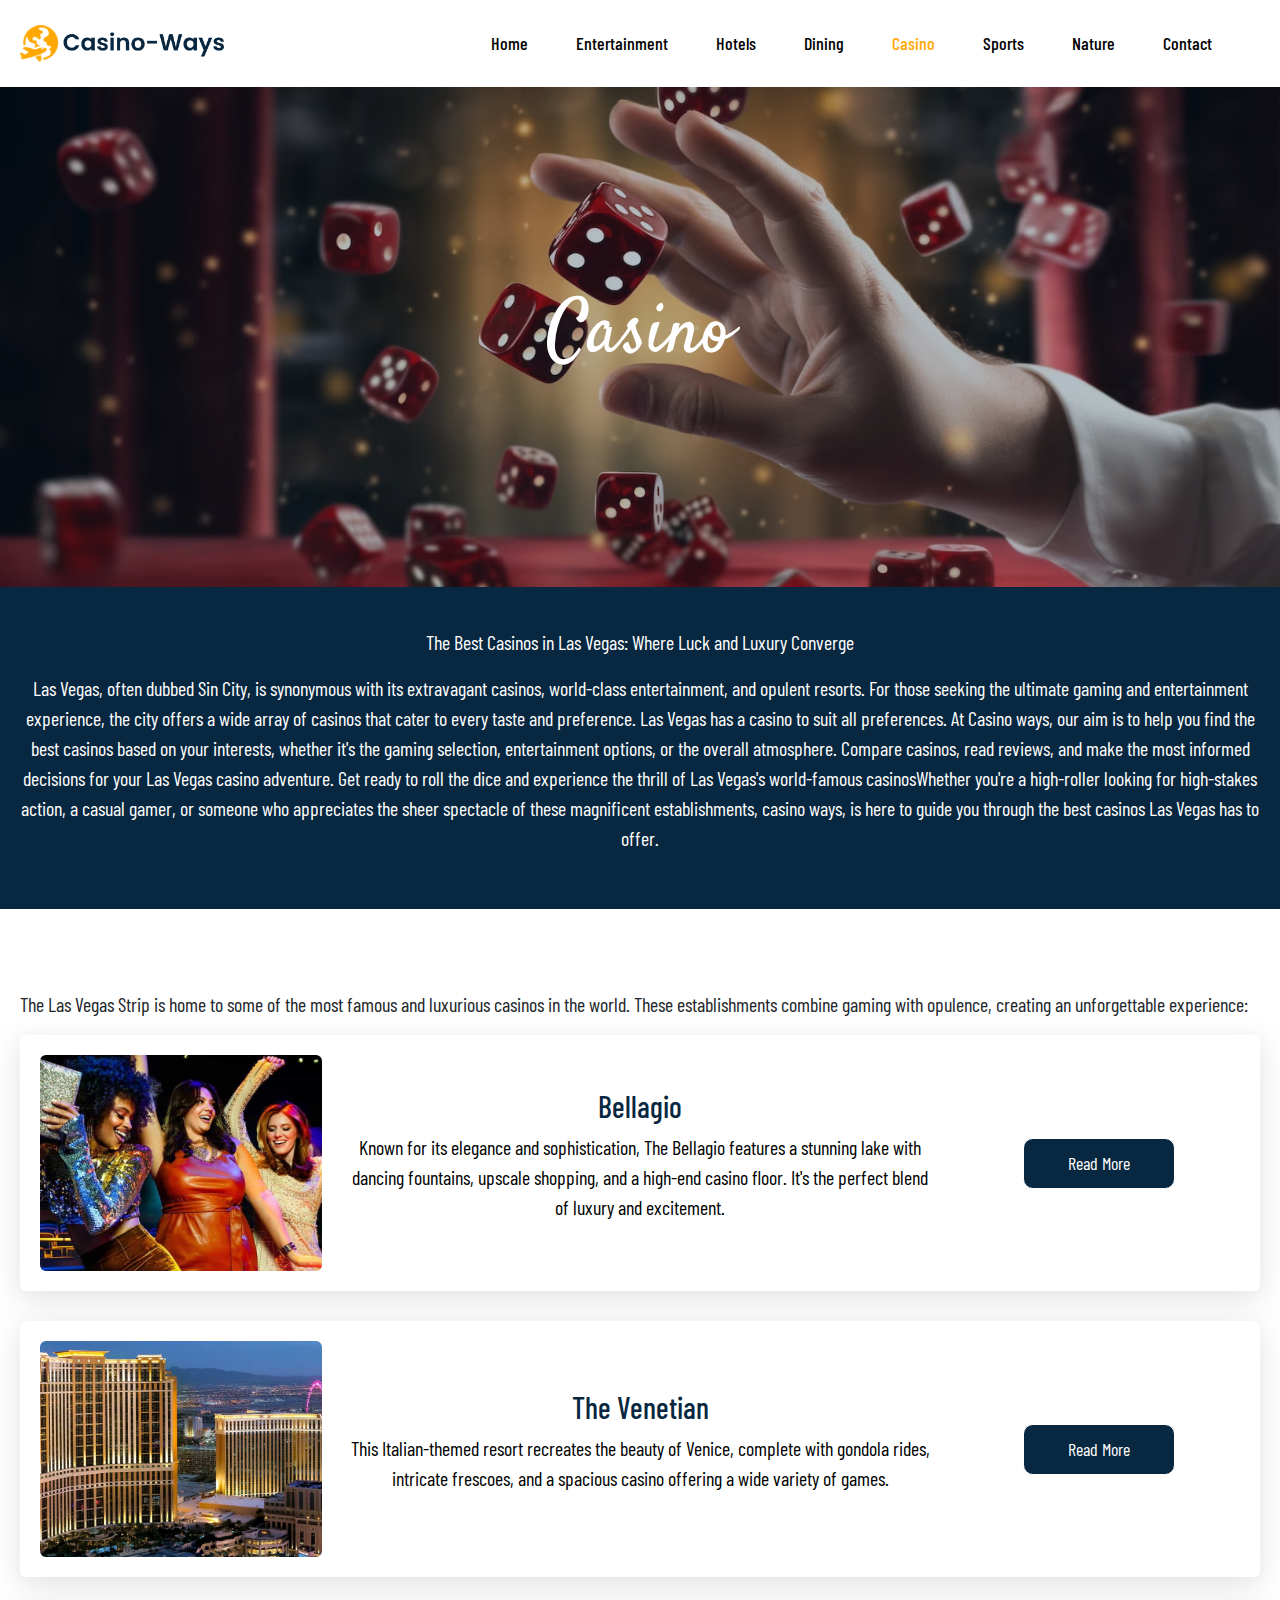
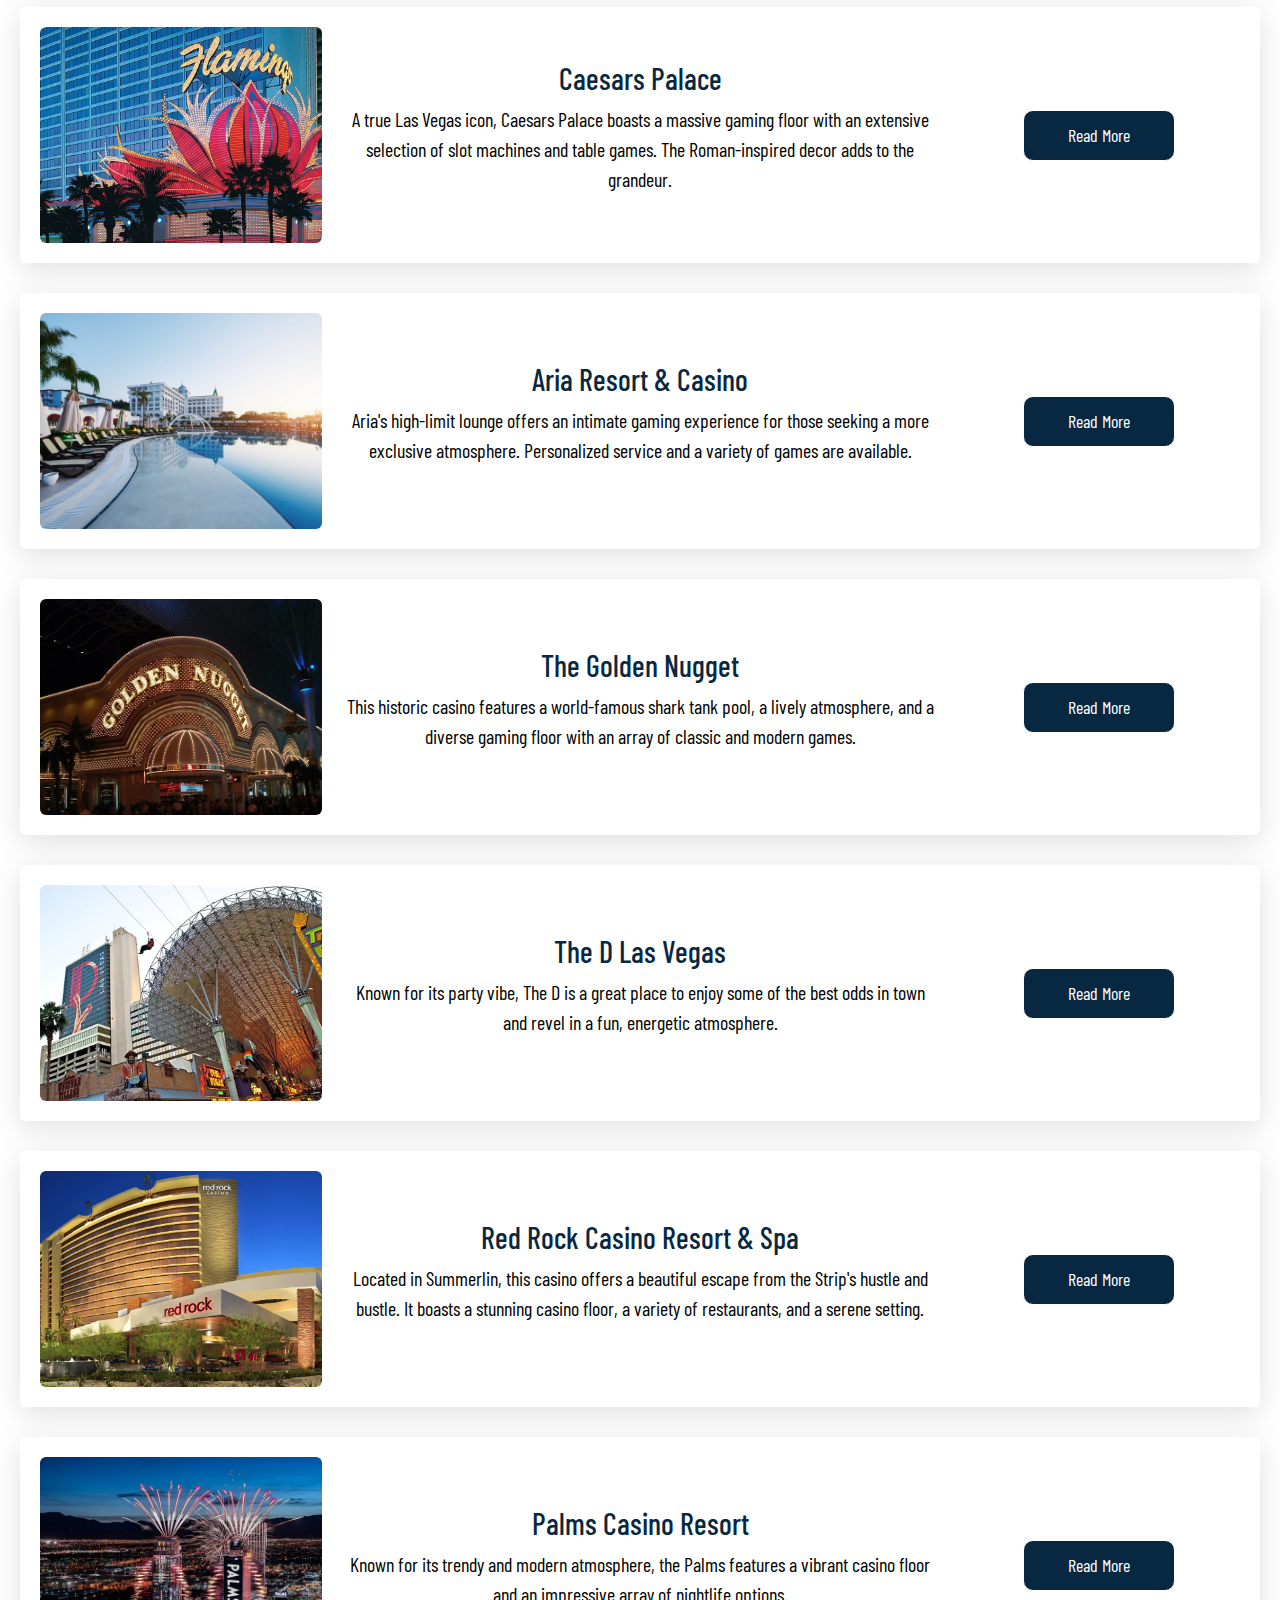
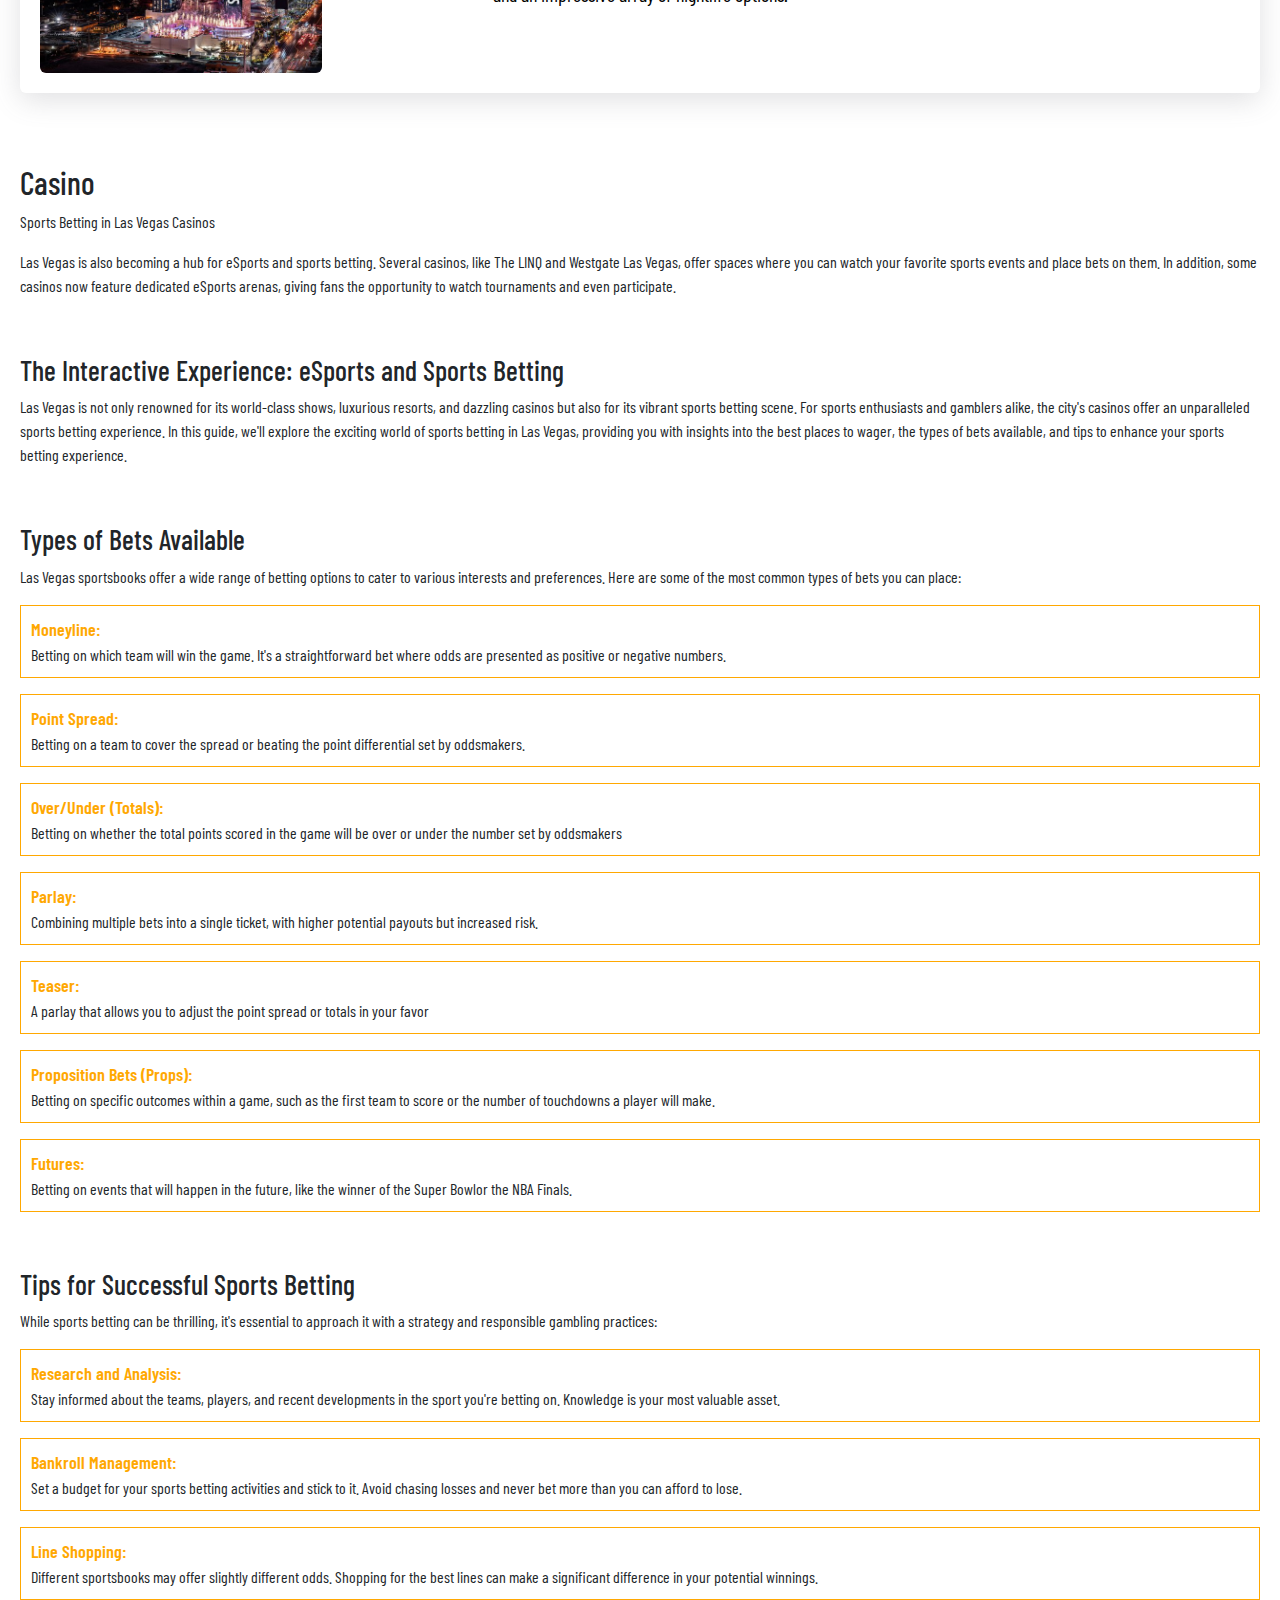
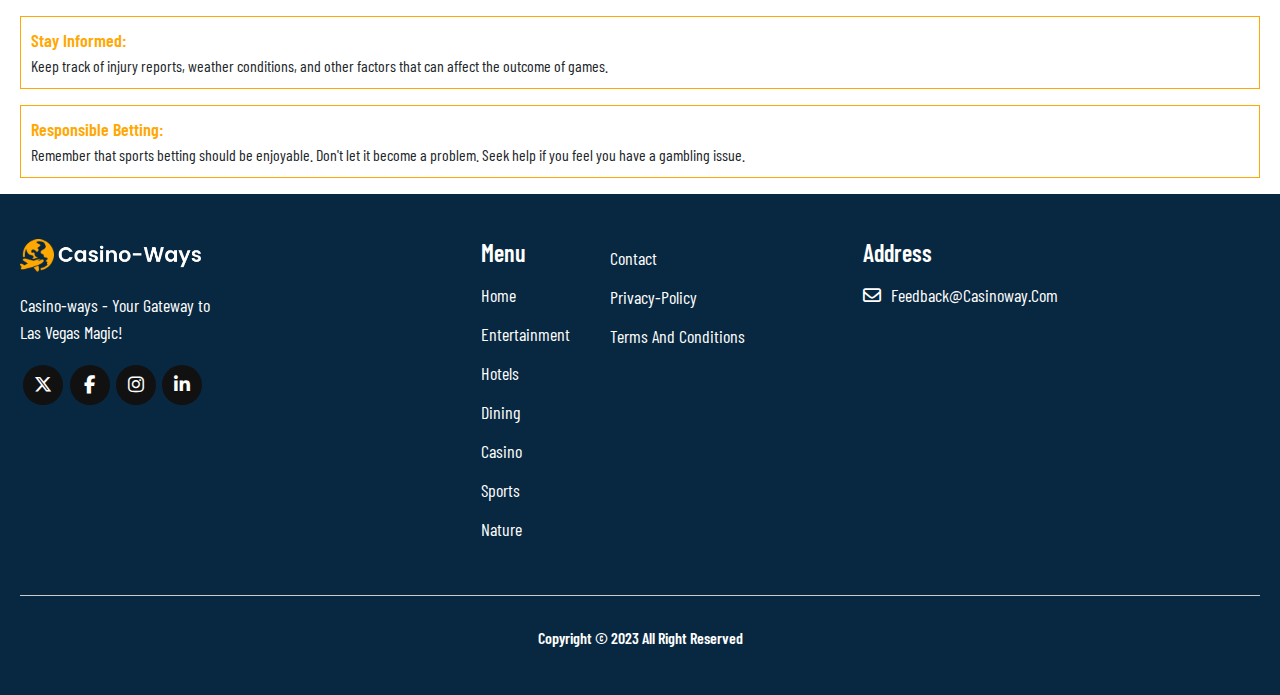
<file: casino.html>
<!DOCTYPE html>
<html lang="en">

<head>
    <title>Casino</title>
    <meta charset="utf-8">
    <meta name="viewport" content="width=device-width, initial-scale=1">
    <link href="css/bootstrap.css" rel="stylesheet">
    <link rel="stylesheet" href="css/style.css">
    <link rel="stylesheet" href="https://cdnjs.cloudflare.com/ajax/libs/font-awesome/4.7.0/css/font-awesome.css">
    <link rel="stylesheet" href="https://cdnjs.cloudflare.com/ajax/libs/font-awesome/6.4.2/css/all.min.css">
    <link rel="stylesheet" href="css/responsive.css">
    <link rel="icon" href="images/logo_fav.png" type="image/x-icon">
</head>

<body>
    <!-- Header section start form here -->
    <header>
        <div class="mid_menu_header">
            <div class="container">
                <div class="header">
                    <div class="row">
                        <div class="col-3">
                            <div class="header_logo">
                                <a href="index.html">
                                    <img src="images/logo.png" alt="">
                                </a>
                            </div>
                        </div>
                        <div class="col-9 text-left menus">
                            <div class="header_navigation">
                                <div id="mySidenavs" class="sidenavs">
                                    <a href="javascript:void(0)" class="closebtn" onclick="closeNav()">&times;</a>
                                    <ul class="menu_navigation">
                                        <li>
                                            <a href="index.html">Home</a>
                                        </li>
                                        <li>
                                            <a href="entertainment.html">Entertainment </a>
                                        </li>
                                        <li>
                                            <a href="hotels.html">Hotels </a>
                                        </li>
                                        <li>
                                            <a href="dining.html">Dining </a>
                                        </li>
                                        <li>
                                            <a href="casino.html" class="active">Casino </a>
                                        </li>
                                        <li>
                                            <a href="sports.html">Sports </a>
                                        </li>
                                        <li>
                                            <a href="nature.html">Nature </a>
                                        </li>
                                        <li>
                                            <a href="contact.html">Contact </a>
                                        </li>
                                    </ul>
                                </div>
                                <span class="toggle_menu" onclick="openNav()">
                                    <i class="fa fa-bars"></i>
                                </span>
                            </div>
                        </div>
                    </div>
                </div>
            </div>
        </div>
    </header>
    <!-- Header section end here -->
    <!--  -->
    <main>
        <section class="banner entertainment casino">
            <div class="container">
                <div class="bnr-inner">
                    <div class="banner-text">
                        <h2> Casino </h2>
                    </div>
                </div>
            </div>
        </section>
    </main>
    <section class="canadian">
        <div class="container">
            <div class="canadian-text">
                <p>The Best Casinos in Las Vegas: Where Luck and Luxury Converge </p>
                <p>Las Vegas, often dubbed Sin City, is synonymous with its extravagant casinos, world-class
                    entertainment, and opulent resorts. For those seeking the ultimate gaming and entertainment
                    experience, the city offers a wide array of casinos that cater to every taste and preference. Las
                    Vegas has a casino to suit all preferences. At Casino ways, our aim is to help you find the best
                    casinos based on your interests, whether it's the gaming selection, entertainment options, or the
                    overall atmosphere. Compare casinos, read reviews, and make the most informed decisions for your Las
                    Vegas casino adventure. Get ready to roll the dice and experience the thrill of Las Vegas's
                    world-famous casinosWhether you're a high-roller looking for high-stakes action, a casual gamer, or
                    someone who appreciates the sheer spectacle of these magnificent establishments, casino ways, is
                    here to guide you through the best casinos Las Vegas has to offer. </p>
            </div>
        </div>
    </section>
    <section class="boasts one">
        <div class="container">
            <div class="famous">
                <p>The Las Vegas Strip is home to some of the most famous and luxurious casinos in the world. These
                    establishments combine gaming with opulence, creating an unforgettable experience: </p>
            </div>
        </div>
    </section>
    <section class="casino pb-0">
        <div class="container">
            <div class="casino-hotels-wrapper">
                <div class="row">
                    <div class="col-lg-3">
                        <div class="casino-img">
                            <figure>
                                <a href="https://bellagio.mgmresorts.com/en.html?ecid=GMB_BE_HO">
                                    <img src="images/casinocard1.jpg" alt="Caesars">
                                </a>
                            </figure>
                        </div>
                    </div>
                    <div class="col-lg-6">
                        <div class="casino-text">
                            <h3>Bellagio</h3>
                            <p>Known for its elegance and sophistication, The Bellagio features a stunning lake with
                                dancing fountains, upscale shopping, and a high-end casino floor. It's the perfect blend
                                of luxury and excitement.</p>
                        </div>
                    </div>
                    <div class="col-lg-3">
                        <div class="casino-btn">
                            <a href="https://bellagio.mgmresorts.com/en.html?ecid=GMB_BE_HO
                            " class="btn btn-content" target="_blank"> Read More </a>
                        </div>
                    </div>
                </div>
            </div>
            <div class="casino-hotels-wrapper">
                <div class="row">
                    <div class="col-lg-3">
                        <div class="casino-img">
                            <figure>
                                <a href="https://www.venetianlasvegas.com/">
                                    <img src="images/casinocard2.jpg" alt="Caesars">
                                </a>
                            </figure>
                        </div>
                    </div>
                    <div class="col-lg-6">
                        <div class="casino-text">
                            <h3>The Venetian</h3>
                            <p>This Italian-themed resort recreates the beauty of Venice, complete with gondola rides,
                                intricate frescoes, and a spacious casino offering a wide variety of games.
                            </p>
                        </div>
                    </div>
                    <div class="col-lg-3">
                        <div class="casino-btn">
                            <a href="https://www.venetianlasvegas.com/" class="btn btn-content" target="_blank">
                                Read More </a>
                        </div>
                    </div>
                </div>
            </div>
            <div class="casino-hotels-wrapper">
                <div class="row">
                    <div class="col-lg-3">
                        <div class="casino-img">
                            <figure>
                                <a
                                    href="https://www.caesars.com/caesars-palaceutm_campaign=GMB&;utm_source=google&;utm_medium=local&;utm_term=CaesarsPalaceLasVegasHotelandCasino&;utm_content=hotel&;y_source=1_NDM2Njg2Ny03MTUtbG9jYXRpb24ud2Vic2l0ZQ==">
                                    <img src="images/casinocard3.jpg" alt="Caesars">
                                </a>
                            </figure>
                        </div>
                    </div>
                    <div class="col-lg-6">
                        <div class="casino-text">
                            <h3>Caesars Palace</h3>
                            <p>A true Las Vegas icon, Caesars Palace boasts a massive gaming floor with an extensive
                                selection of slot machines and table games. The Roman-inspired decor adds to the
                                grandeur.</p>
                        </div>
                    </div>
                    <div class="col-lg-3">
                        <div class="casino-btn">
                            <a href="https://www.caesars.com/caesars-palaceutm_campaign=GMB&;utm_source=google&;utm_medium=local&;utm_term=CaesarsPalaceLasVegasHotelandCasino&;utm_content=hotel&;y_source=1_NDM2Njg2Ny03MTUtbG9jYXRpb24ud2Vic2l0ZQ=="
                                class="btn btn-content" target="_blank"> Read More </a>
                        </div>
                    </div>
                </div>
            </div>
            <div class="casino-hotels-wrapper">
                <div class="row">
                    <div class="col-lg-3">
                        <div class="casino-img">
                            <figure>
                                <a href="https://aria.mgmresorts.com/en.html?ecid=GMB_AR_H">
                                    <img src="images/casinocard4.jpg" alt="Caesars">
                                </a>
                            </figure>
                        </div>
                    </div>
                    <div class="col-lg-6">
                        <div class="casino-text">
                            <h3>Aria Resort & Casino</h3>
                            <p>Aria's high-limit lounge offers an intimate gaming experience for those seeking a more
                                exclusive atmosphere. Personalized service and a variety of games are available.</p>
                        </div>
                    </div>
                    <div class="col-lg-3">
                        <div class="casino-btn">
                            <a href="https://aria.mgmresorts.com/en.html?ecid=GMB_AR_HO" class="btn btn-content"
                                target="_blank"> Read More </a>
                        </div>
                    </div>
                </div>
            </div>
            <div class="casino-hotels-wrapper">
                <div class="row">
                    <div class="col-lg-3">
                        <div class="casino-img">
                            <figure>
                                <a href="https://www.goldennugget.com/las-vegas/">
                                    <img src="images/casinocard5.jpg" alt="Caesars">
                                </a>
                            </figure>
                        </div>
                    </div>
                    <div class="col-lg-6">
                        <div class="casino-text">
                            <h3>The Golden Nugget</h3>
                            <p>This historic casino features a world-famous shark tank pool, a lively atmosphere, and a
                                diverse gaming floor with an array of classic and modern games.
                            </p>
                        </div>
                    </div>
                    <div class="col-lg-3">
                        <div class="casino-btn">
                            <a href="https://www.goldennugget.com/las-vegas/" class="btn btn-content" target="_blank">
                                Read More </a>
                        </div>
                    </div>
                </div>
            </div>
            <div class="casino-hotels-wrapper">
                <div class="row">
                    <div class="col-lg-3">
                        <div class="casino-img">
                            <figure>
                                <a href="https://www.thed.com/utm_source=gmb&;utm_medium=organic&;utm_campaign=listing">
                                    <img src="images/casinocard6.jpg" alt="Caesars">
                                </a>
                            </figure>
                        </div>
                    </div>
                    <div class="col-lg-6">
                        <div class="casino-text">
                            <h3>The D Las Vegas</h3>
                            <p>Known for its party vibe, The D is a great place to enjoy some of the best odds in town
                                and revel in a fun, energetic atmosphere. </p>
                        </div>
                    </div>
                    <div class="col-lg-3">
                        <div class="casino-btn">
                            <a href="https://www.thed.com/utm_source=gmb&;utm_medium=organic&;utm_campaign=listing"
                                class="btn btn-content" target="_blank"> Read More </a>
                        </div>
                    </div>
                </div>
            </div>
            <div class="casino-hotels-wrapper">
                <div class="row">
                    <div class="col-lg-3">
                        <div class="casino-img">
                            <figure>
                                <a href="https://www.redrockresort.com/">
                                    <img src="images/casinocard7.jpg" alt="Caesars">
                                </a>
                            </figure>
                        </div>
                    </div>
                    <div class="col-lg-6">
                        <div class="casino-text">
                            <h3>Red Rock Casino Resort & Spa</h3>
                            <p>Located in Summerlin, this casino offers a beautiful escape from the Strip's hustle and
                                bustle. It boasts a stunning casino floor, a variety of restaurants, and a serene
                                setting.</p>
                        </div>
                    </div>
                    <div class="col-lg-3">
                        <div class="casino-btn">
                            <a href="https://www.redrockresort.com/" class="btn btn-content" target="_blank">
                                Read More </a>
                        </div>
                    </div>
                </div>
            </div>
            <div class="casino-hotels-wrapper">
                <div class="row">
                    <div class="col-lg-3">
                        <div class="casino-img">
                            <figure>
                                <a href="#">
                                    <img src="images/casinocard8.jpg" alt="Caesars">
                                </a>
                            </figure>
                        </div>
                    </div>
                    <div class="col-lg-6">
                        <div class="casino-text">
                            <h3>Palms Casino Resort</h3>
                            <p>Known for its trendy and modern atmosphere, the Palms features a vibrant casino floor and
                                an impressive array of nightlife options. </p>
                        </div>
                    </div>
                    <div class="col-lg-3">
                        <div class="casino-btn">
                            <a href="#" class="btn btn-content" target="_blank"> Read More </a>
                        </div>
                    </div>
                </div>
            </div>

        </div>
    </section>
    <!--Sports-section-start-->
    <section class="sports">
        <div class="container">
            <div class="sports heading">
                <h2>Casino</h2>
                <p>Sports Betting in Las Vegas Casinos </p>
                <p>Las Vegas is also becoming a hub for eSports and sports betting. Several casinos, like The LINQ and
                    Westgate Las Vegas, offer spaces where you can watch your favorite sports events and place bets on
                    them. In addition, some casinos now feature dedicated eSports arenas, giving fans the opportunity to
                    watch tournaments and even participate.</p>
            </div>
            <div class="row">
                <div class="sports-content">
                    <h3>The Interactive Experience: eSports and Sports Betting </h3>
                    <p>Las Vegas is not only renowned for its world-class shows, luxurious resorts, and dazzling casinos
                        but also for its vibrant sports betting scene. For sports enthusiasts and gamblers alike, the
                        city's casinos offer an unparalleled sports betting experience. In this guide, we'll explore the
                        exciting world of sports betting in Las Vegas, providing you with insights into the best places
                        to wager, the types of bets available, and tips to enhance your sports betting experience. </p>
                    <!-- <h3>Sports Betting</h3>
                    <p>Las Vegas boasts a plethora of casinos where you can place your sports bets. </p>
                    <p>The top casinos known for their sportsbooks: </p> -->
                </div>
            </div>
            <!-- <div class="listed-format-sec">
                <div class="row">
                    <div class="col-12 space">
                        <div class="slovernia__card">
                            <div class="slovernia__destinations">
                                <img src="images/sportscard1.jpg" class="img-fluid" alt="sportscard1">
                                <div class="Slovenia__content">
                                    <h3>Caesars Palace</h3>
                                    <p>The legendary Caesars Palace offers a spacious and comfortable sportsbook with a
                                        massive video wall that makes it easy to keep track of multiple games. You can
                                        find a wide range of betting options here, including moneyline, point spreads,
                                        and over/under bets.</p>
                                </div>
                                <div class="mirage">
                                    <a href="https://www.caesars.com/caesars-palace?utm_campaign=GMB&utm_source=google&utm_medium=local&utm_term=CaesarsPalaceLasVegasHotelandCasino&utm_content=hotel&y_source=1_NDM2Njg2Ny03MTUtbG9jYXRpb24ud2Vic2l0ZQ="
                                        class="btn btn-content" target="_blank"> Read More </a>
                                </div>
                            </div>
                        </div>
                    </div>
                    <div class="col-12 space">
                        <div class="slovernia__card">
                            <div class="slovernia__destinations">
                                <img src="images/sportscard2.jpg" class="img-fluid" alt="sportscard2">
                                <div class="Slovenia__content">
                                    <h3>MGM Grand</h3>
                                    <p>MGM Grand's sportsbook, called "The Betting Experience," is a high-tech
                                        destination for sports bettors. It offers a variety of betting options and a
                                        convenient mobile sports betting app. </p>
                                </div>
                                <div class="mirage">
                                    <a href="https://bellagio.mgmresorts.com/en.html?ecid=GMB_BE_HO"
                                        class="btn btn-content" target="_blank"> Read More </a>
                                </div>
                            </div>
                        </div>
                    </div>
                    <div class="col-12 space">
                        <div class="slovernia__card">
                            <div class="slovernia__destinations">
                                <img src="images/sportscard3.jpg" class="img-fluid" alt="sportscard3">
                                <div class="Slovenia__content">
                                    <h3>Westgate Las Vegas</h3>
                                    <p> Known for its "SuperBook," the Westgate Las Vegas is one of the largest
                                        sportsbooks in the world. It's a popular choice for sports enthusiasts and
                                        offers a broad selection of sports to bet on.</p>
                                </div>
                                <div class="mirage">
                                    <a href="https://www.westgateresorts.com/hotels/nevada/las-vegas/westgate-las-vegas-resort-casino/"
                                        class="btn btn-content" target="_blank"> Read More </a>
                                </div>
                            </div>
                        </div>
                    </div>
                    <div class="col-12 space">
                        <div class="slovernia__card">
                            <div class="slovernia__destinations">
                                <img src="images/wynnlasvegas.jpeg" class="img-fluid" alt="wynnlasvegas">
                                <div class="Slovenia__content">
                                    <h3>The Wynn</h3>
                                    <p>The Wynn's sportsbook is a sleek and elegant destination for sports betting. It's
                                        well-known for its upscale atmosphere and is a favorite among those who
                                        appreciate luxury. </p>
                                </div>
                                <div class="mirage">
                                    <a href="https://www.wynnlasvegas.com/" class="btn btn-content" target="_blank">
                                        Read More </a>
                                </div>
                            </div>
                        </div>
                    </div>
                </div>
            </div> -->
            <div class="type-of-bets">
                <div class="row">
                    <div class="sports-content">
                        <h3>Types of Bets Available</h3>
                        <p>Las Vegas sportsbooks offer a wide range of betting options to cater to various interests and
                            preferences. Here are some of the most common types of bets you can place:</p>
                    </div>
                    <div class="sports-bets">
                        <p>
                            <span>Moneyline:</span>Betting on which team will win the game. It's a straightforward bet
                            where odds are presented as positive or negative numbers.
                        </p>
                        <p>
                            <span>Point Spread:</span>Betting on a team to cover the spread or beating the point
                            differential set by oddsmakers.
                        </p>
                        <p>
                            <span>Over/Under (Totals):</span>Betting on whether the total points scored in the game will
                            be over or under the number set by oddsmakers
                        </p>
                        <p>
                            <span>Parlay:</span>Combining multiple bets into a single ticket, with higher potential
                            payouts but increased risk.
                        </p>
                        <p>
                            <span>Teaser:</span>A parlay that allows you to adjust the point spread or totals in your
                            favor
                        </p>
                        <p>
                            <span>Proposition Bets (Props):</span>Betting on specific outcomes within a game, such as
                            the first team to score or the number of touchdowns a player will make.
                        </p>
                        <p>
                            <span>Futures:</span>Betting on events that will happen in the future, like the winner of
                            the Super Bowlor the NBA Finals.
                        </p>
                    </div>
                </div>
            </div>
            <div class="tips-sec">
                <div class="row">
                    <div class="sports-content">
                        <h3>Tips for Successful Sports Betting</h3>
                        <p>While sports betting can be thrilling, it's essential to approach it with a strategy and
                            responsible gambling practices:</p>
                    </div>
                    <div class="sports-bets">
                        <p>
                            <span>Research and Analysis:</span>Stay informed about the teams, players, and recent
                            developments in the sport you're betting on. Knowledge is your most valuable asset.
                        </p>
                        <p>
                            <span>Bankroll Management:</span>Set a budget for your sports betting activities and stick
                            to it. Avoid chasing losses and never bet more than you can afford to lose.
                        </p>
                        <p>
                            <span>Line Shopping:</span> Different sportsbooks may offer slightly different odds.
                            Shopping for the best lines can make a significant difference in your potential winnings.
                        </p>
                        <p>
                            <span>Stay Informed:</span> Keep track of injury reports, weather conditions, and other
                            factors that can affect the outcome of games.
                        </p>
                        <p>
                            <span>Responsible Betting:</span>Remember that sports betting should be enjoyable. Don't let
                            it become a problem. Seek help if you feel you have a gambling issue.
                        </p>
                    </div>
                </div>
            </div>
        </div>
    </section>
    <!--Sports-section-end-->
    <!--footer-section-start-->
    <footer>
        <div class="container">
            <div class="footer-inner">
                <div class="row">
                    <div class="col-lg-4 col-md-4 col-sm-12 col-12">
                        <div class="footer-widget">
                            <a href="index.html">
                                <img src="images/logo-white.png" alt="">
                            </a>
                            <p>Casino-ways - Your Gateway to <br> Las Vegas Magic! </p>
                            <div class="social-icons-btn">
                                <a class="icons twitter" href="#">
                                    <i class="fa-brands fa-x-twitter"></i>
                                </a>
                                <a class="icons facebook" href="#">
                                    <i class="fa-brands fa-facebook-f"></i>
                                </a>
                                <a class="icons instagram" href="#">
                                    <i class="fa-brands fa-instagram"></i>
                                </a>
                                <a class="icons linkedin" href="#">
                                    <i class="fa-brands fa-linkedin-in"></i>
                                </a>
                            </div>
                        </div>
                    </div>
                    <div class="col-lg-4 col-md-4 col-sm-12 col-12">
                        <div class="footer-widget">
                            <div class="footerflex d-flex">
                                <div class="footer-title"></div>
                                <div class="footer-list ">
                                    <h3>menu</h3>
                                    <ul>
                                        <li>
                                            <a href="index.html" class="active">Home</a>
                                        </li>
                                        <li>
                                            <a href="entertainment.html">Entertainment </a>
                                        </li>
                                        <li>
                                            <a href="hotels.html">Hotels </a>
                                        </li>
                                        <li>
                                            <a href="dining.html">Dining </a>
                                        </li>
                                        <li>
                                            <a href="casino.html">Casino </a>
                                        </li>
                                        <li>
                                            <a href="sports.html">Sports </a>
                                        </li>
                                        <li>
                                            <a href="nature.html">Nature </a>
                                        </li>
                                    </ul>
                                </div>
                                <div class="footer-list margin">
                                    <ul>
                                        <li>
                                            <a href="contact.html">Contact </a>
                                        </li>
                                        <li>
                                            <a href="privacy-policy.html">privacy-policy</a>
                                        </li>
                                        <li>
                                            <a href="terms-conditions.html">terms and conditions</a>
                                        </li>
                                    </ul>
                                </div>
                            </div>
                        </div>
                    </div>
                    <div class="col-lg-4 col-md-4 col-sm-12 col-12">
                        <div class="footer-widget">
                            <div class="footer-title">
                                <h3>Address</h3>
                            </div>
                            <div class="footer-list">
                                <ul class="contact-details">
                                    <li>
                                        <a href="mailto:support@betslays.com.">
                                            <i class="fa-regular fa-envelope"></i>feedback@casinoway.com </a>
                                    </li>
                                </ul>
                            </div>
                        </div>
                    </div>
                </div>
            </div>
        </div>
        <div class="footer-bottom">
            <div class="container">
                <div class="Copyright">
                    <p>Copyright © 2023 All Right Reserved</p>
                </div>
            </div>
        </div>
    </footer>
    <!--footer-section-end-->
    <script src="https://ajax.googleapis.com/ajax/libs/jquery/3.7.1/jquery.min.js"></script>
    <script src="js/bootstrap.js"></script>
    <script>
        function openNav() {
            document.getElementById("mySidenavs").style.width = "280px";
        }

        function closeNav() {
            document.getElementById("mySidenavs").style.width = "0";
        }
    </script>
</body>

</html>
</file>
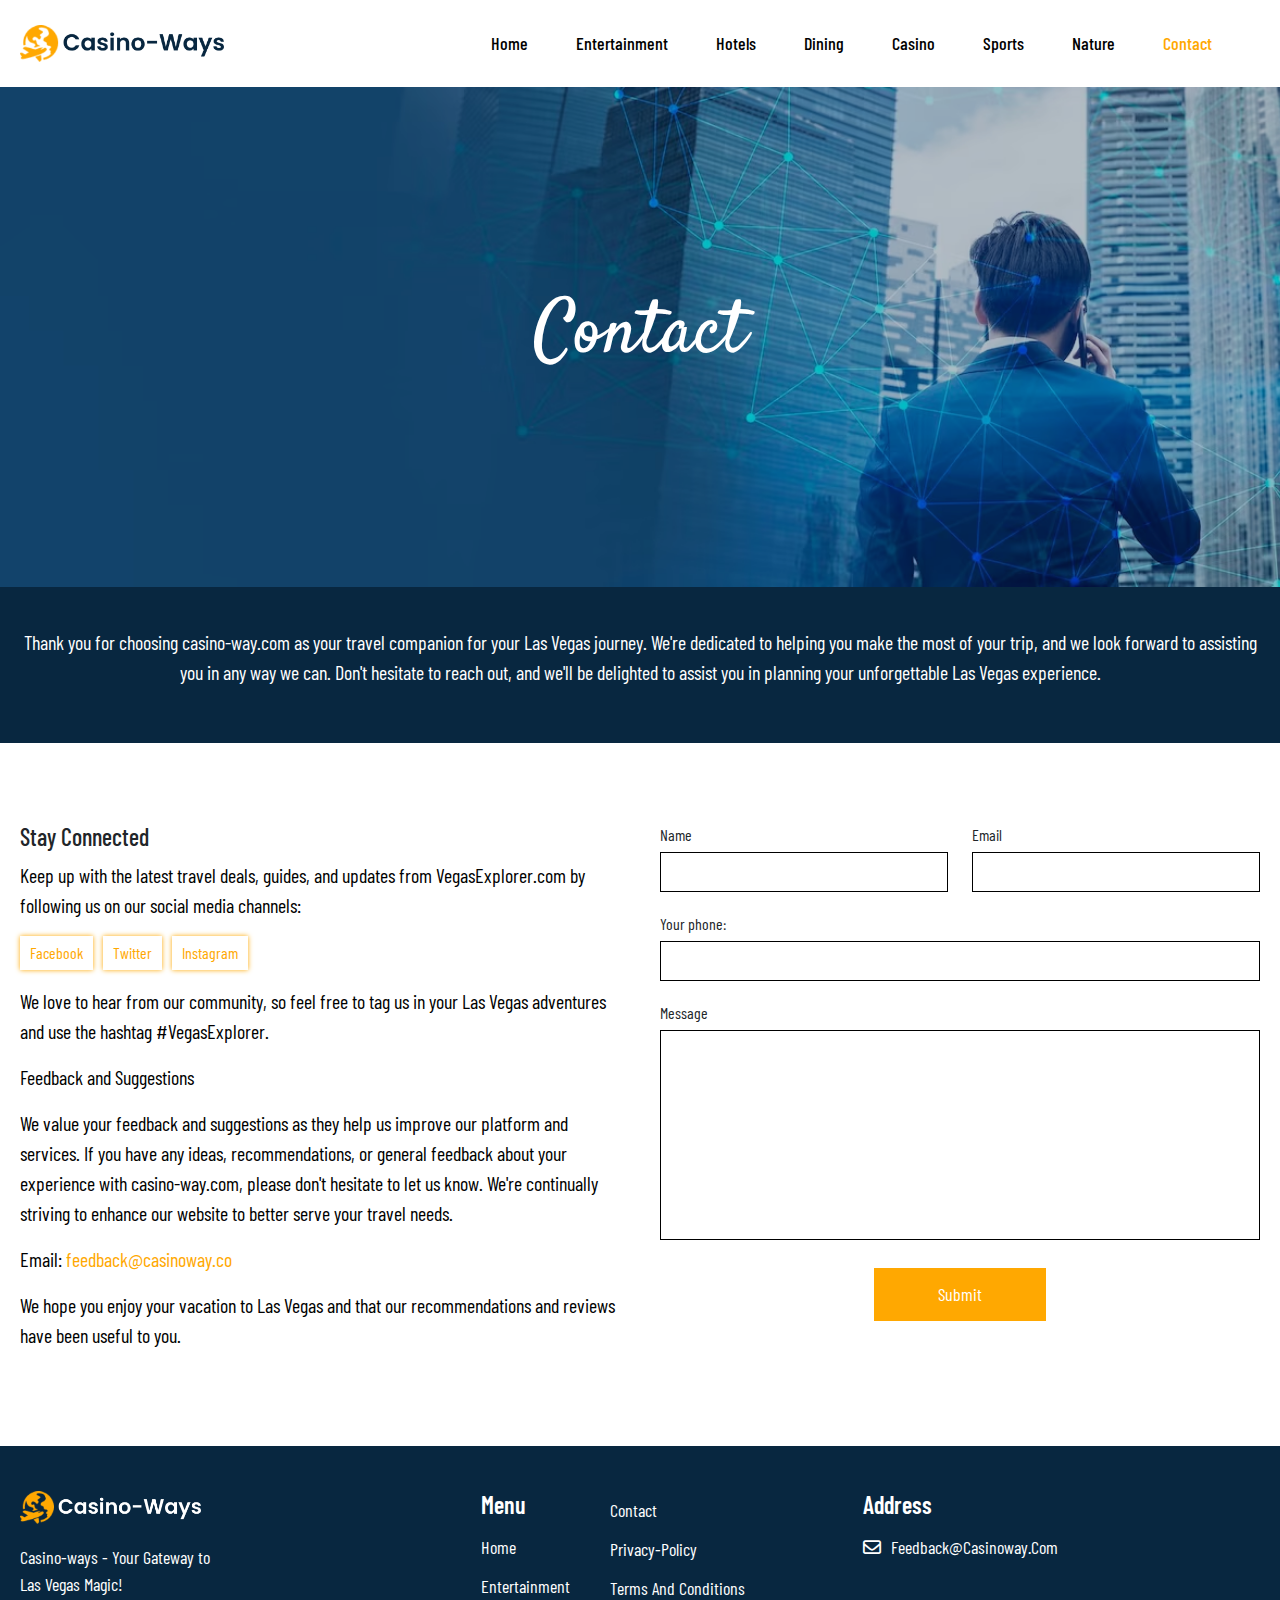
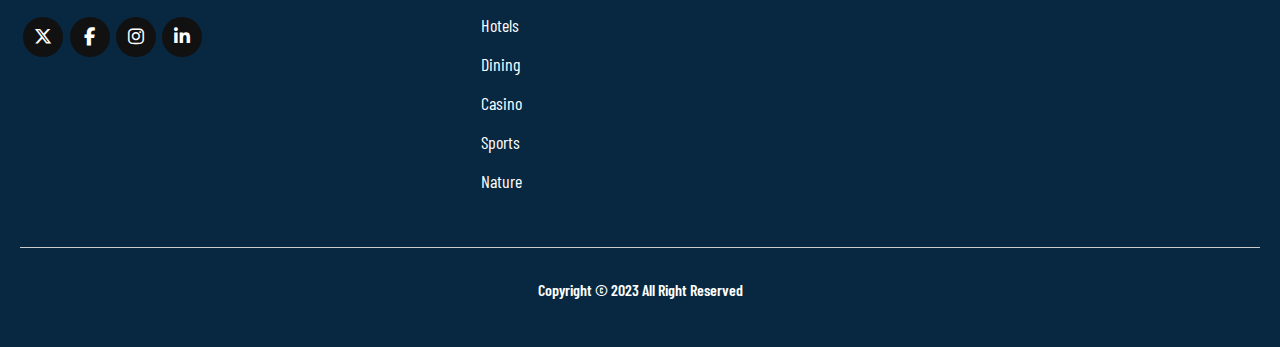
<file: contact.html>
<!DOCTYPE html>
<html lang="en">

<head>
    <title> Contact</title>
    <meta charset="utf-8">
    <meta name="viewport" content="width=device-width, initial-scale=1">
    <link rel="stylesheet" href="css/bootstrap.css">
    <link rel="stylesheet" href="css/style.css">
    <link rel="stylesheet" href="https://cdnjs.cloudflare.com/ajax/libs/font-awesome/4.7.0/css/font-awesome.css">
    <link rel="stylesheet" href="https://cdnjs.cloudflare.com/ajax/libs/font-awesome/6.4.2/css/all.min.css">
    <link rel="stylesheet" href="css/responsive.css">
    <link rel="icon" href="images/logo_fav.png" type="image/x-icon">
</head>

<body>
    <!-- Header section start form here -->
    <header>
        <div class="mid_menu_header">
            <div class="container">
                <div class="header">
                    <div class="row">
                        <div class="col-3">
                            <div class="header_logo">
                                <a href="index.html">
                                    <img src="images/logo.png" alt="">
                                </a>
                            </div>
                        </div>
                        <div class="col-9 text-left menus">
                            <div class="header_navigation">
                                <div id="mySidenavs" class="sidenavs">
                                    <a href="javascript:void(0)" class="closebtn" onclick="closeNav()">&times;</a>
                                    <ul class="menu_navigation">
                                        <li><a href="index.html">Home</a></li>
                                        <li><a href="entertainment.html">Entertainment </a></li>
                                        <li><a href="hotels.html">Hotels </a></li>
                                        <li><a href="dining.html">Dining </a></li>
                                        <li><a href="casino.html">Casino </a></li>
                                        <li><a href="sports.html">Sports </a></li>
                                        <li><a href="nature.html">Nature </a></li>
                                        <li><a href="contact.html" class="active">Contact
                                            </a></li>
                                    </ul>

                                </div>
                                <span class="toggle_menu" onclick="openNav()"><i class="fa fa-bars"></i></span>
                            </div>
                        </div>
                    </div>
                </div>
            </div>
        </div>
    </header>
    <!-- Header section end here -->
    <!--  -->
    <main>
        <section class="banner entertainment contact">
            <div class="container">
                <div class="bnr-inner">
                    <div class="banner-text">
                        <h2> Contact </h2>
                    </div>
                </div>
            </div>
        </section>
    </main>
    <section class="canadian">
        <div class="container">
            <div class="canadian-text">
                <p>Thank you for choosing casino-way.com as your travel companion for your Las Vegas journey. We're
                    dedicated to helping you make the most of your trip, and we look forward to assisting you in any way
                    we can. Don't hesitate to reach out, and we'll be delighted to assist you in planning your
                    unforgettable Las Vegas experience.
                </p>
            </div>
        </div>
    </section>
    <section class="connected ">
        <div class="container">
            <div class="connected-wrap">
                <div class="stay-connected">
                    <h4>Stay Connected </h4>
                    <p>Keep up with the latest travel deals, guides, and updates from VegasExplorer.com by following us
                        on
                        our social media channels:</p>
                    <ul class="social_media">
                        <li>Facebook</a></li>
                        <li>Twitter </a></li>
                        <li>Instagram </a></li>
                    </ul>
                    <p>We love to hear from our community, so feel free to tag us in your Las Vegas adventures and use
                        the
                        hashtag #VegasExplorer.
                    </p>
                    <p>Feedback and Suggestions
                    </p>
                    <p>We value your feedback and suggestions as they help us improve our platform and services. If you
                        have
                        any ideas, recommendations, or general feedback about your
                        experience with casino-way.com, please don't hesitate to let us know. We're continually striving
                        to
                        enhance our website to better serve your travel needs.
                    </p>
                    <p>Email:<a href="mailto:feedback@casinoway.co"> feedback@casinoway.co</a></p>
                    <p>We hope you enjoy your vacation to Las Vegas and that our recommendations and reviews have been
                        useful to you. </p>
                </div>
                <div class="contact-form">
                    <form action="..">
                        <div class="row">
                            <div class="col-md-6">
                                <div class="form-group">
                                    <label for="message">Name</label>
                                    <input type="text" id="name" class="input-control">
                                </div>

                            </div>

                            <div class="col-md-6">
                                <div class="form-group">
                                    <label for="email">Email</label>
                                    <input type="email" id="email" class="input-control">
                                </div>
                            </div>
                        </div>
                        <div class="form-group">
                            <label for="phone">Your phone:</label>
                            <input type="text" id="phone" class="input-control">
                        </div>

                        <div class="form-group">
                            <label for="message">Message</label>
                            <textarea name="Message" id="message" cols="20" rows="8" class="input-control"></textarea>
                        </div>

                        <div class="form-group btn">
                            <button class="submit-btn">submit</button>
                        </div>
                    </form>
                </div>
            </div>
        </div>
    </section>

    <footer>
        <div class="container">
            <div class="footer-inner">
                <div class="row">
                    <div class="col-lg-4 col-md-4 col-sm-12 col-12">
                        <div class="footer-widget">
                            <a href="index.html">
                                <img src="images/logo-white.png" alt="">
                            </a>
                            <p>Casino-ways - Your Gateway to<br> Las Vegas Magic!</p>
                            <div class="social-icons-btn">
                                <a class="icons twitter" href="#">
                                    <i class="fa-brands fa-x-twitter"></i>
                                </a>
                                <a class="icons facebook" href="#">
                                    <i class="fa-brands fa-facebook-f"></i>
                                </a>
                                <a class="icons instagram" href="#">
                                    <i class="fa-brands fa-instagram"></i>
                                </a>
                                <a class="icons linkedin" href="#">
                                    <i class="fa-brands fa-linkedin-in"></i>
                                </a>
                            </div>
                        </div>
                    </div>
                    <div class="col-lg-4 col-md-4 col-sm-12 col-12">
                        <div class="footer-widget">
                            <div class="footerflex d-flex">
                                <div class="footer-title">
                                </div>
                                <div class="footer-list ">
                                    <h3>menu</h3>
                                    <ul>
                                        <li><a href="index.html" class="active">Home</a></li>
                                        <li><a href="entertainment.html">Entertainment </a></li>
                                        <li><a href="hotels.html">Hotels </a></li>
                                        <li><a href="dining.html">Dining </a></li>
                                        <li><a href="casino.html">Casino </a></li>
                                        <li><a href="sports.html">Sports </a></li>
                                        <li><a href="nature.html">Nature </a></li>
                                    </ul>
                                </div>
                                <div class="footer-list margin">
                                    <ul>
                                        <li><a href="contact.html">Contact </a></li>
                                        <li><a href="privacy-policy.html">privacy-policy</a></li>
                                        <li><a href="terms-conditions.html">terms and conditions</a></li>
                                    </ul>
                                </div>
                            </div>
                        </div>
                    </div>
                    <div class="col-lg-4 col-md-4 col-sm-12 col-12">
                        <div class="footer-widget">
                            <div class="footer-title">
                                <h3>Address</h3>
                            </div>
                            <div class="footer-list">
                                <ul class="contact-details">
                                    <li>
                                        <a href="mailto:support@betslays.com.">
                                            <i class="fa-regular fa-envelope"></i>feedback@casinoway.com
                                        </a>
                                    </li>
                                </ul>
                            </div>
                        </div>
                    </div>
                </div>
            </div>
        </div>
        <div class="footer-bottom">
            <div class="container">
                <div class="Copyright">
                    <p>Copyright © 2023 All Right Reserved</p>
                </div>
            </div>
        </div>
    </footer>
    <!--  -->
    <script src="https://ajax.googleapis.com/ajax/libs/jquery/3.7.1/jquery.min.js"></script>
    <script src="js/bootstrap.js"></script>
    <script>
        function openNav() {
            document.getElementById("mySidenavs").style.width = "280px";
        }

        function closeNav() {
            document.getElementById("mySidenavs").style.width = "0";
        }
    </script>


</body>

</html>
</file>
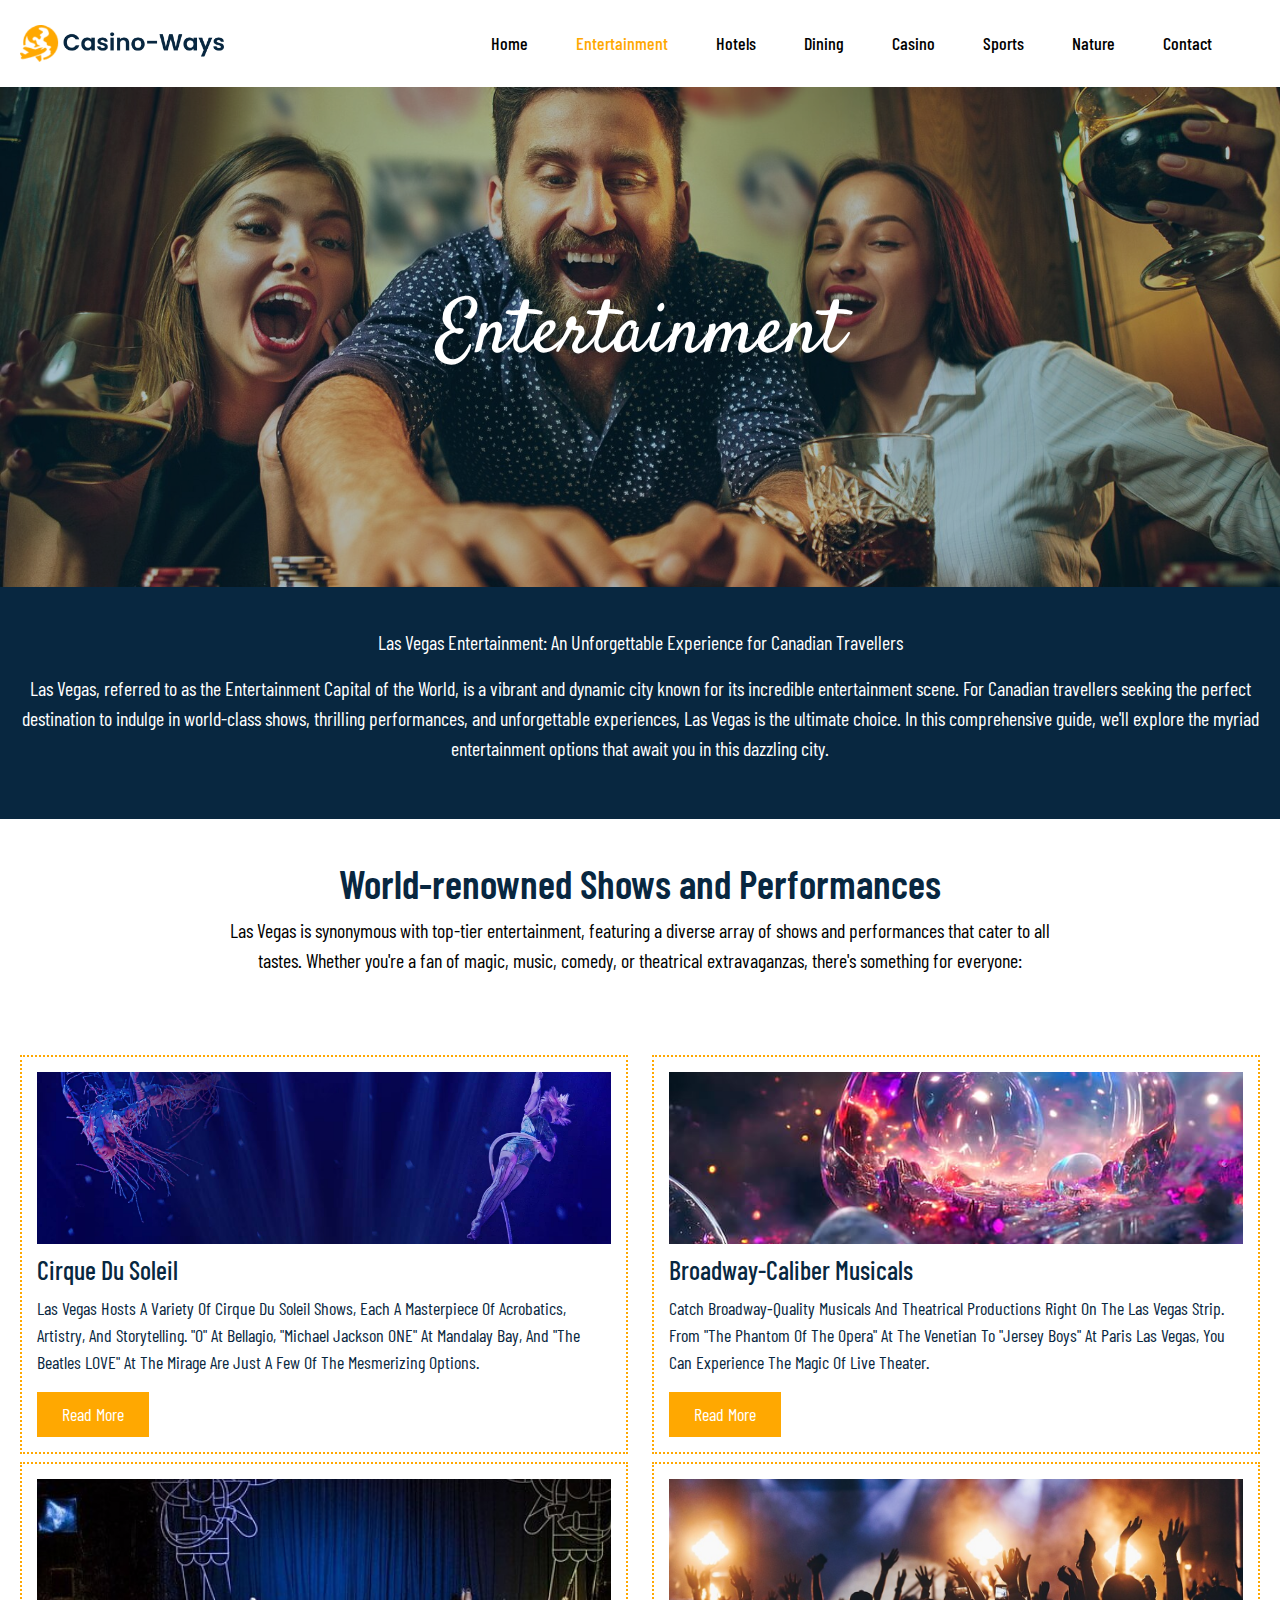
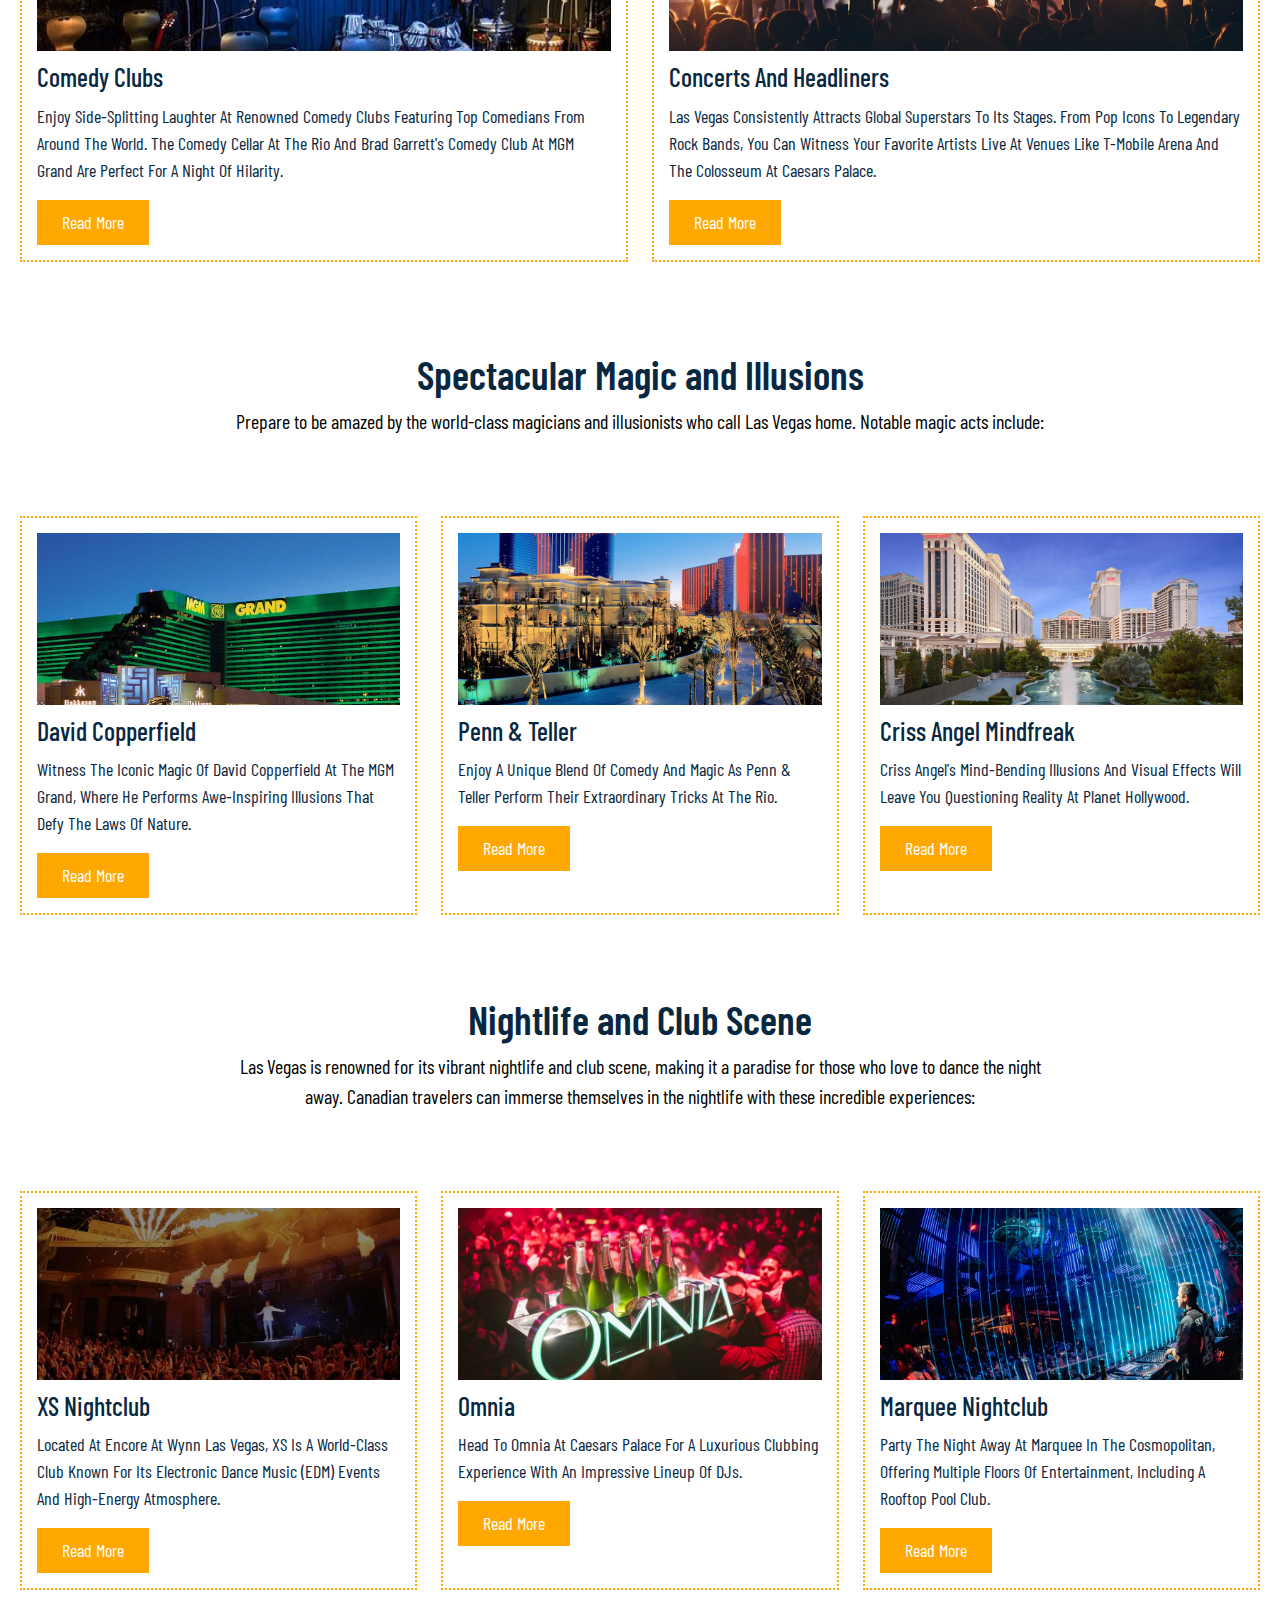
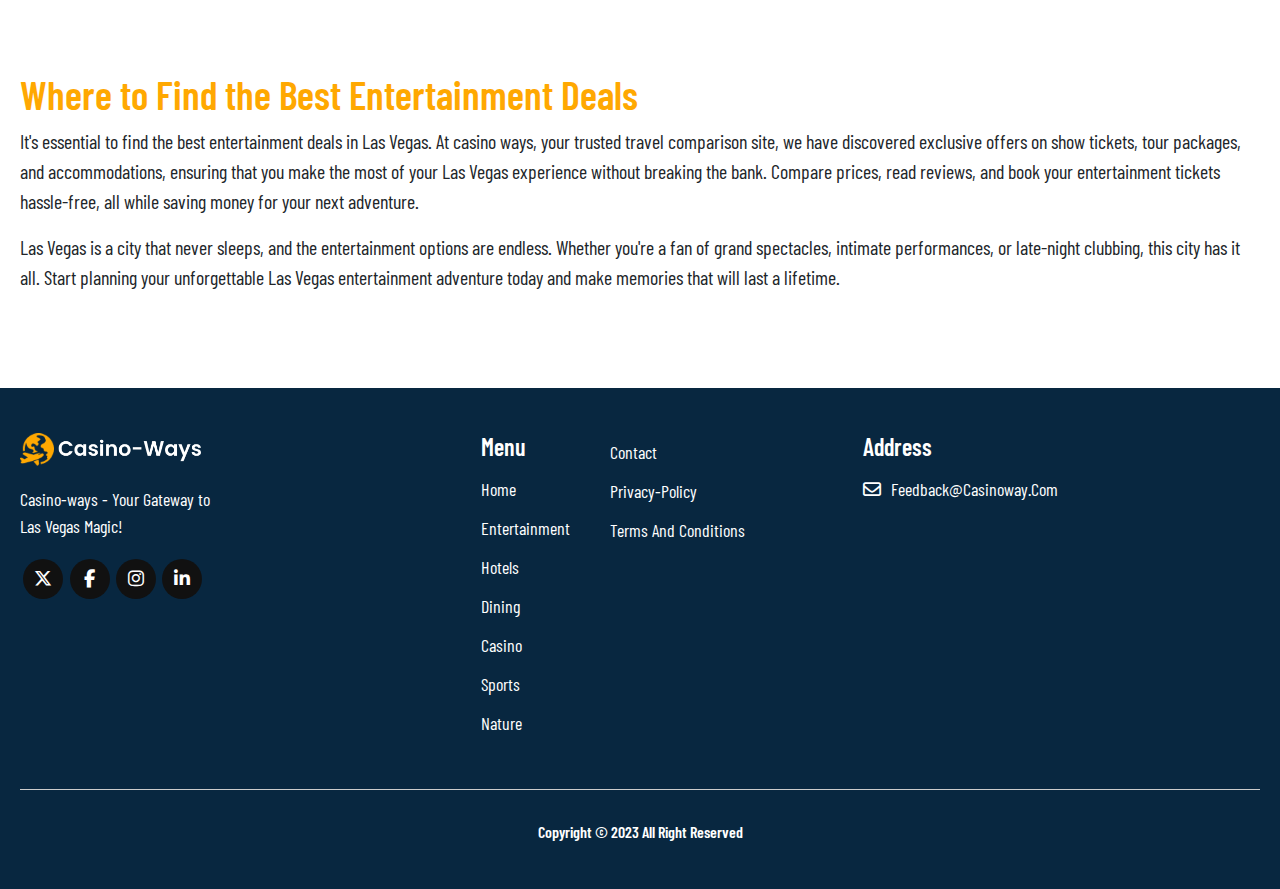
<file: entertainment.html>
<!DOCTYPE html>
<html lang="en">

<head>
    <title>Entertainment</title>
    <meta charset="utf-8">
    <meta name="viewport" content="width=device-width, initial-scale=1">
    <link rel="stylesheet" href="css/bootstrap.css">
    <link rel="stylesheet" href="css/style.css">
    <link rel="stylesheet" href="https://cdnjs.cloudflare.com/ajax/libs/font-awesome/4.7.0/css/font-awesome.css">
    <link rel="stylesheet" href="https://cdnjs.cloudflare.com/ajax/libs/font-awesome/6.4.2/css/all.min.css">
    <link rel="stylesheet" href="css/responsive.css">
    <link rel="icon" href="images/logo_fav.png" type="image/x-icon">
</head>

<body>
    <!-- Header section start form here -->
    <header>
        <div class="mid_menu_header">
            <div class="container">
                <div class="header">
                    <div class="row">
                        <div class="col-3">
                            <div class="header_logo">
                                <a href="index.html">
                                    <img src="images/logo.png" alt="">
                                </a>
                            </div>
                        </div>
                        <div class="col-9 text-left menus">
                            <div class="header_navigation">
                                <div id="mySidenavs" class="sidenavs">
                                    <a href="javascript:void(0)" class="closebtn" onclick="closeNav()">&times;</a>
                                    <ul class="menu_navigation">
                                        <li>
                                            <a href="index.html">Home</a>
                                        </li>
                                        <li>
                                            <a href="entertainment.html" class="active">Entertainment </a>
                                        </li>
                                        <li>
                                            <a href="hotels.html">Hotels </a>
                                        </li>
                                        <li>
                                            <a href="dining.html">Dining </a>
                                        </li>
                                        <li>
                                            <a href="casino.html">Casino </a>
                                        </li>
                                        <li><a href="sports.html">Sports </a></li>
                                        <li>
                                            <a href="nature.html">Nature </a>
                                        </li>
                                        <li>
                                            <a href="contact.html">Contact </a>
                                        </li>
                                    </ul>
                                </div>
                                <span class="toggle_menu" onclick="openNav()">
                                    <i class="fa fa-bars"></i>
                                </span>
                            </div>
                        </div>
                    </div>
                </div>
            </div>
        </div>
    </header>
    <!-- Header section end here -->
    <!--  -->
    <main>
        <section class="banner entertainment">
            <div class="container">
                <div class="bnr-inner">
                    <div class="banner-text">
                        <h2>Entertainment </h2>
                    </div>
                </div>
            </div>
        </section>
    </main>
    <section class="canadian">
        <div class="container">
            <div class="canadian-text">
                <p>Las Vegas Entertainment: An Unforgettable Experience for Canadian Travellers </p>
                <p>Las Vegas, referred to as the Entertainment Capital of the World, is a vibrant and dynamic city known
                    for its incredible entertainment scene. For Canadian travellers seeking the perfect destination to
                    indulge in world-class shows, thrilling performances, and unforgettable experiences, Las Vegas is
                    the ultimate choice. In this comprehensive guide, we'll explore the myriad entertainment options
                    that await you in this dazzling city. </p>
            </div>
        </div>
    </section>
    <section class="synonymous ">
        <div class="container">
            <div class="synonymous-inner">
                <h2>World-renowned Shows and Performances </h2>
                <p>Las Vegas is synonymous with top-tier entertainment, featuring a diverse array of shows and
                    performances that cater to all tastes. Whether you're a fan of magic, music, comedy, or theatrical
                    extravaganzas, there's something for everyone: </p>
            </div>
            <div class="synonymous-wrapper">
                <div class="row">
                    <div class="col-lg-6 mb-2">
                        <div class="soleil">
                            <figure>
                                <a href="https://www.cirquedusoleil.com/shows" target="_blank">
                                    <img src="images/shows_desktop.avif" alt="">
                                </a>
                            </figure>
                            <div class="soleil-inner">
                                <h3>Cirque du Soleil</h3>
                                <p>Las Vegas hosts a variety of Cirque du Soleil shows, each a masterpiece of
                                    acrobatics, artistry, and storytelling. "O" at Bellagio, "Michael Jackson ONE" at
                                    Mandalay Bay, and "The Beatles LOVE" at The Mirage are just a few of the mesmerizing
                                    options. </p>
                                <div class="mirage">
                                    <a href="https://www.cirquedusoleil.com/shows" target="_blank">Read More</a>
                                </div>
                            </div>
                        </div>
                    </div>
                    <div class="col-lg-6 mb-2">
                        <div class="soleil">
                            <figure>
                                <a href="https://www.las-vegas-theater.com/" target="_blank">
                                    <img src="images/las-vegas-theater.jpg" alt="">
                                </a>
                            </figure>
                            <div class="soleil-inner">
                                <h3>Broadway-caliber Musicals</h3>
                                <p>Catch Broadway-quality musicals and theatrical productions right on the Las Vegas
                                    Strip. From "The Phantom of the Opera" at The Venetian to "Jersey Boys" at Paris Las
                                    Vegas, you can experience the magic of live theater. </p>
                                <div class="mirage">
                                    <a href="https://www.las-vegas-theater.com/" target="_blank">Read More</a>
                                </div>
                            </div>
                        </div>
                    </div>
                    <div class="col-lg-6 mb-2">
                        <div class="soleil">
                            <figure>
                                <a href="https://vtheater.com/las-vegas-live-comedy">
                                    <img src="images/Comedy-Clubs.jpg" alt="">
                                </a>
                            </figure>
                            <div class="soleil-inner">
                                <h3>Comedy Clubs</h3>
                                <p>Enjoy side-splitting laughter at renowned comedy clubs featuring top comedians from
                                    around the world. The Comedy Cellar at the Rio and Brad Garrett's Comedy Club at MGM
                                    Grand are perfect for a night of hilarity. </p>
                                <div class="mirage">
                                    <a href="https://vtheater.com/las-vegas-live-comedy">Read More</a>
                                </div>
                            </div>
                        </div>
                    </div>
                    <div class="col-lg-6 mb-2">
                        <div class="soleil">
                            <figure>
                                <a href="https://www.vegas.com/shows/concerts/">
                                    <img src="images/crowd.jpg" alt="">
                                </a>
                            </figure>
                            <div class="soleil-inner">
                                <h3>Concerts and Headliners</h3>
                                <p>Las Vegas consistently attracts global superstars to its stages. From pop icons to
                                    legendary rock bands, you can witness your favorite artists live at venues like
                                    T-Mobile Arena and The Colosseum at Caesars Palace. </p>
                                <div class="mirage">
                                    <a href="https://www.vegas.com/shows/concerts/">Read More</a>
                                </div>
                            </div>
                        </div>
                    </div>
                </div>
            </div>
        </div>
    </section>
    <section class="synonymous one">
        <div class="container">
            <div class="synonymous-inner">
                <h2>Spectacular Magic and Illusions </h2>
                <p>Prepare to be amazed by the world-class magicians and illusionists who call Las Vegas home. Notable
                    magic acts include: </p>
            </div>
            <div class="synonymous-wrapper">
                <div class="row">
                    <div class="col-lg-4">
                        <div class="soleil">
                            <figure>
                                <a href="https://mgmgrand.mgmresorts.com/en/entertainment/david-copperfield.html?icid=NS-AW-EN-GMB_Copperfield-LV-MG"
                                    target="_blank">
                                    <img src="images/mgm.jpg" alt="">
                                </a>
                            </figure>
                            <div class="soleil-inner">
                                <h3>David Copperfield</h3>
                                <p>Witness the iconic magic of David Copperfield at the MGM Grand, where he performs
                                    awe-inspiring illusions that defy the laws of nature. </p>
                                <div class="mirage">
                                    <a href="https://mgmgrand.mgmresorts.com/en/entertainment/david-copperfield.html?icid=NS-AW-EN-GMB_Copperfield-LV-MG"
                                        target="_blank">Read More</a>
                                </div>
                            </div>
                        </div>
                    </div>
                    <div class="col-lg-4">
                        <div class="soleil">
                            <figure>
                                <a href="https://www.riolasvegas.com/shows/penn-teller" target="_blank">
                                    <img src="images/riolasvegas.webp" alt="">
                                </a>
                            </figure>
                            <div class="soleil-inner">
                                <h3>Penn & Teller</h3>
                                <p> Enjoy a unique blend of comedy and magic as Penn & Teller perform their
                                    extraordinary tricks at the Rio. </p>
                                <div class="mirage">
                                    <a href="https://www.riolasvegas.com/shows/penn-teller" target="_blank">Read
                                        More</a>
                                </div>
                            </div>
                        </div>
                    </div>
                    <div class="col-lg-4">
                        <div class="soleil">
                            <figure>
                                <a
                                    href="https://www.caesars.com/planet-hollywood/shows/criss-angel?utm_campaig n=GMB&utm_source=google&utm_medium=local&utm_term=CrissAngel&utm _content=Entertainer">
                                    <img src="images/Caesars.jpg" alt="">
                                </a>
                            </figure>
                            <div class="soleil-inner">
                                <h3>Criss Angel Mindfreak</h3>
                                <p> Criss Angel's mind-bending illusions and visual effects will leave you questioning
                                    reality at Planet Hollywood. </p>
                                <div class="mirage">
                                    <a
                                        href="https://www.caesars.com/planet-hollywood/shows/criss-angel?utm_campaig n=GMB&utm_source=google&utm_medium=local&utm_term=CrissAngel&utm _content=Entertainer">Read
                                        More</a>
                                </div>
                            </div>
                        </div>
                    </div>
                </div>
            </div>
        </div>
    </section>
    <section class="synonymous one">
        <div class="container">
            <div class="synonymous-inner">
                <h2>Nightlife and Club Scene </h2>
                <p>Las Vegas is renowned for its vibrant nightlife and club scene, making it a paradise for those who
                    love to dance the night away. Canadian travelers can immerse themselves in the nightlife with these
                    incredible experiences: </p>
            </div>
            <div class="synonymous-wrapper">
                <div class="row">
                    <div class="col-lg-4">
                        <div class="soleil">
                            <figure>
                                <a href="https://www.wynnsocial.com/events/?venue=xs" target="_blank">
                                    <img src="images/bg-header-1-1.jpg" alt="">
                                </a>
                            </figure>
                            <div class="soleil-inner">
                                <h3>XS Nightclub</h3>
                                <p> Located at Encore at Wynn Las Vegas, XS is a world-class club known for its
                                    electronic dance music (EDM) events and high-energy atmosphere. </p>
                                <div class="mirage">
                                    <a href="https://www.wynnsocial.com/events/?venue=xs" target="_blank">Read More</a>
                                </div>
                            </div>
                        </div>
                    </div>
                    <div class="col-lg-4">
                        <div class="soleil">
                            <figure>
                                <a href="https://taogroup.com/venues/omnia-nightclub-las-vegas/?utm_source=googl e&utm_medium=gmbprofile"
                                    target="_blank">
                                    <img src="images/Presentation.jpg" alt="">
                                </a>
                            </figure>
                            <div class="soleil-inner">
                                <h3>Omnia</h3>
                                <p> Head to Omnia at Caesars Palace for a luxurious clubbing experience with an
                                    impressive lineup of DJs. </p>
                                <div class="mirage">
                                    <a href="https://taogroup.com/venues/omnia-nightclub-las-vegas/?utm_source=googl e&utm_medium=gmbprofile"
                                        target="_blank">Read More</a>
                                </div>
                            </div>
                        </div>
                    </div>
                    <div class="col-lg-4">
                        <div class="soleil">
                            <figure>
                                <a href="https://taogroup.com/venues/marquee-nightclub-las-vegas/">
                                    <img src="images/marquee.jpg" alt="">
                                </a>
                            </figure>
                            <div class="soleil-inner">
                                <h3>Marquee Nightclub</h3>
                                <p> Party the night away at Marquee in The Cosmopolitan, offering multiple floors of
                                    entertainment, including a rooftop pool club. </p>
                                <div class="mirage">
                                    <a href="https://taogroup.com/venues/marquee-nightclub-las-vegas/">Read More</a>
                                </div>
                            </div>
                        </div>
                    </div>
                </div>
            </div>
        </div>
    </section>
    <section class="essential">
        <div class="container">
            <div class="essential-wrapper">
                <h2>Where to Find the Best Entertainment Deals </h2>
                <p>It's essential to find the best entertainment deals in Las Vegas. At casino ways, your trusted travel
                    comparison site, we have discovered exclusive offers on show tickets, tour packages, and
                    accommodations, ensuring that you make the most of your Las Vegas experience without breaking the
                    bank. Compare prices, read reviews, and book your entertainment tickets hassle-free, all while
                    saving money for your next adventure.</p>
                <p>Las Vegas is a city that never sleeps, and the entertainment options are endless. Whether you're a
                    fan of grand spectacles, intimate performances, or late-night clubbing, this city has it all. Start
                    planning your unforgettable Las Vegas entertainment adventure today and make memories that will last
                    a lifetime. </p>
            </div>
        </div>
    </section>
    <footer>
        <div class="container">
            <div class="footer-inner">
                <div class="row">
                    <div class="col-lg-4 col-md-4 col-sm-12 col-12">
                        <div class="footer-widget">
                            <a href="index.html">
                                <img src="images/logo-white.png" alt="">
                            </a>
                            <p>Casino-ways - Your Gateway to <br> Las Vegas Magic! </p>
                            <div class="social-icons-btn">
                                <a class="icons twitter" href="#">
                                    <i class="fa-brands fa-x-twitter"></i>
                                </a>
                                <a class="icons facebook" href="#">
                                    <i class="fa-brands fa-facebook-f"></i>
                                </a>
                                <a class="icons instagram" href="#">
                                    <i class="fa-brands fa-instagram"></i>
                                </a>
                                <a class="icons linkedin" href="#">
                                    <i class="fa-brands fa-linkedin-in"></i>
                                </a>
                            </div>
                        </div>
                    </div>
                    <div class="col-lg-4 col-md-4 col-sm-12 col-12">
                        <div class="footer-widget">
                            <div class="footerflex d-flex">
                                <div class="footer-title"></div>
                                <div class="footer-list ">
                                    <h3>menu</h3>
                                    <ul>
                                        <li>
                                            <a href="index.html" class="active">Home</a>
                                        </li>
                                        <li>
                                            <a href="entertainment.html">Entertainment </a>
                                        </li>
                                        <li>
                                            <a href="hotels.html">Hotels </a>
                                        </li>
                                        <li>
                                            <a href="dining.html">Dining </a>
                                        </li>
                                        <li>
                                            <a href="casino.html">Casino </a>
                                        </li>
                                        <li><a href="sports.html">Sports </a></li>
                                        <li>
                                            <a href="nature.html">Nature </a>
                                        </li>
                                    </ul>
                                </div>
                                <div class="footer-list margin">
                                    <ul>
                                        <li>
                                            <a href="contact.html">Contact </a>
                                        </li>
                                        <li>
                                            <a href="privacy-policy.html">privacy-policy</a>
                                        </li>
                                        <li>
                                            <a href="terms-conditions.html">terms and conditions</a>
                                        </li>
                                    </ul>
                                </div>
                            </div>
                        </div>
                    </div>
                    <div class="col-lg-4 col-md-4 col-sm-12 col-12">
                        <div class="footer-widget">
                            <div class="footer-title">
                                <h3>Address</h3>
                            </div>
                            <div class="footer-list">
                                <ul class="contact-details">
                                    <li>
                                        <a href="mailto:support@betslays.com.">
                                            <i class="fa-regular fa-envelope"></i>feedback@casinoway.com </a>
                                    </li>
                                </ul>
                            </div>
                        </div>
                    </div>
                </div>
            </div>
        </div>
        <div class="footer-bottom">
            <div class="container">
                <div class="Copyright">
                    <p>Copyright © 2023 All Right Reserved</p>
                </div>
            </div>
        </div>
    </footer>
    <!--  -->
    <script src="https://ajax.googleapis.com/ajax/libs/jquery/3.7.1/jquery.min.js"></script>
    <script src="js/bootstrap.js"></script>
    <script>
        function openNav() {
            document.getElementById("mySidenavs").style.width = "280px";
        }

        function closeNav() {
            document.getElementById("mySidenavs").style.width = "0";
        }
    </script>
</body>

</html>
</file>
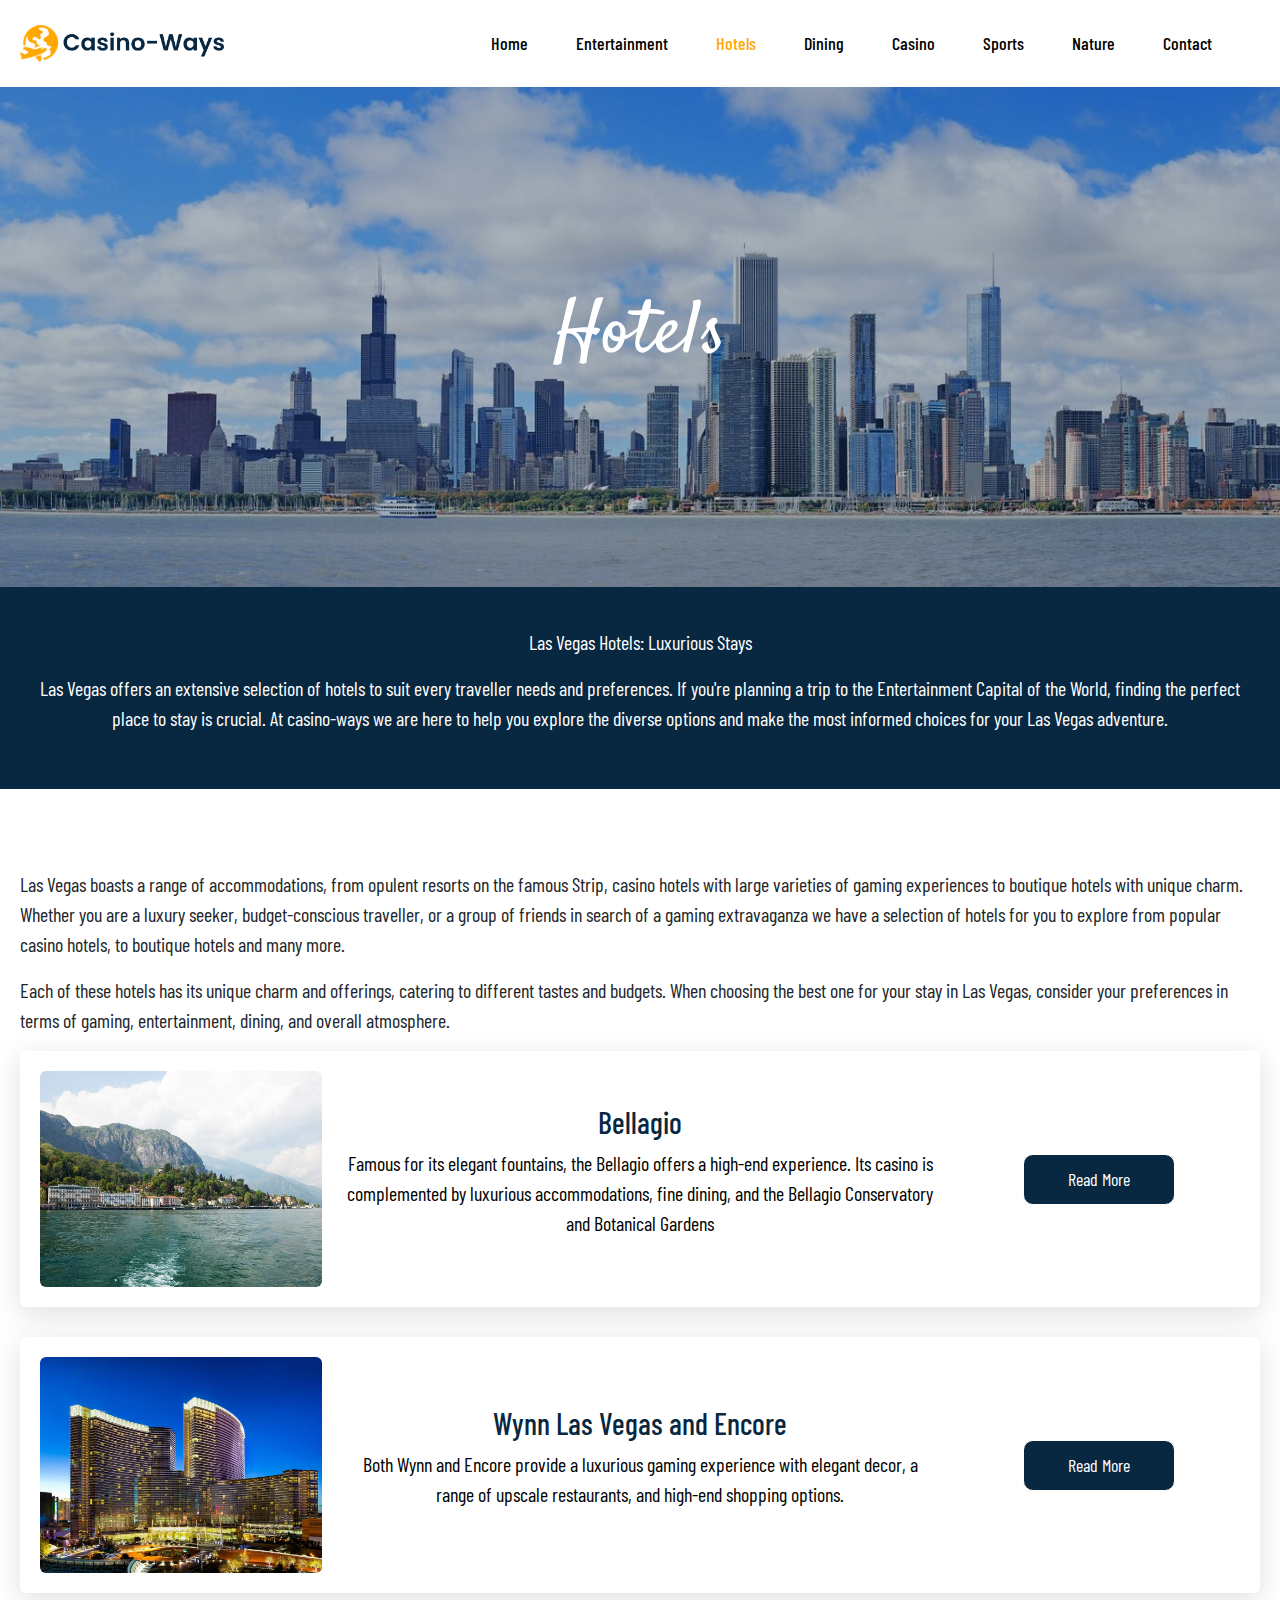
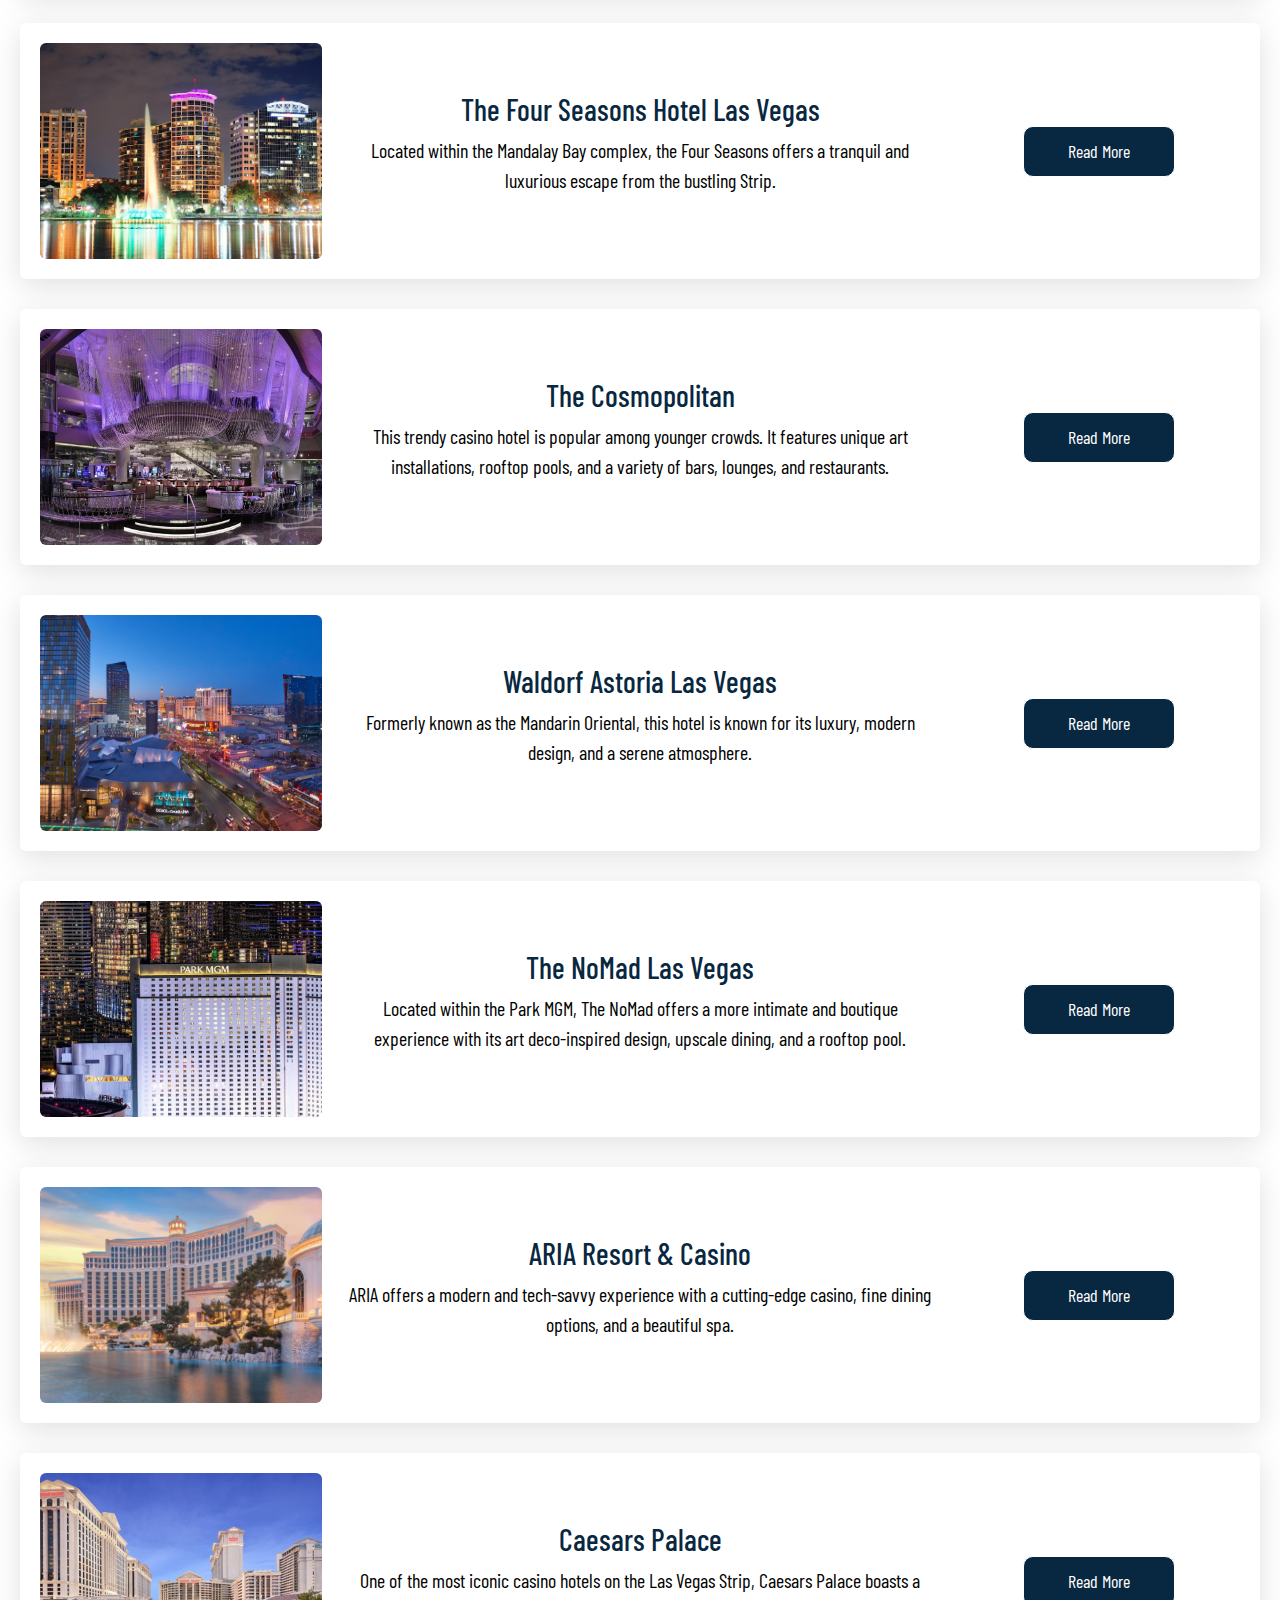
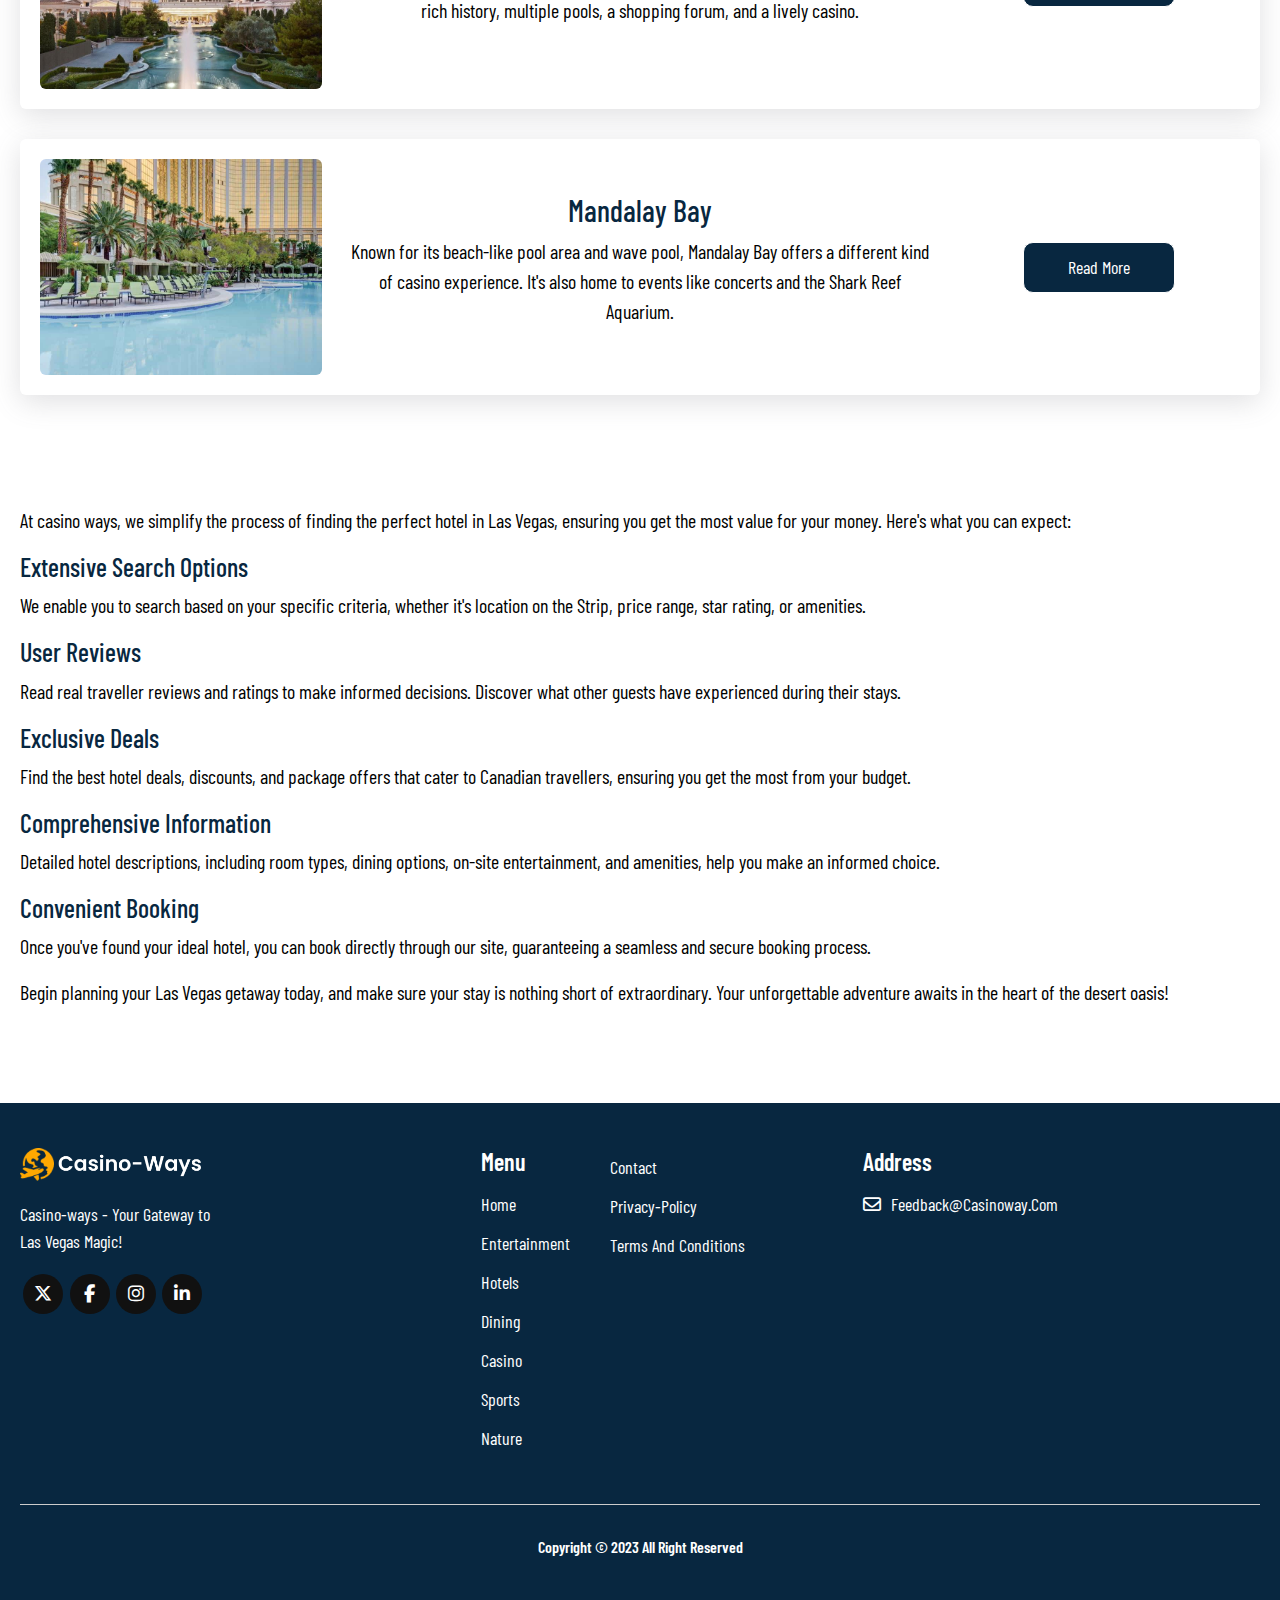
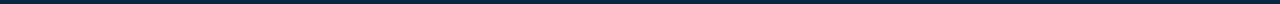
<file: hotels.html>
<!DOCTYPE html>
<html lang="en">

<head>
    <title>Hotels</title>
    <meta charset="utf-8">
    <meta name="viewport" content="width=device-width, initial-scale=1">
    <link rel="stylesheet" href="css/bootstrap.css">
    <link rel="stylesheet" href="css/style.css">
    <link rel="stylesheet" href="https://cdnjs.cloudflare.com/ajax/libs/font-awesome/4.7.0/css/font-awesome.css">
    <link rel="stylesheet" href="https://cdnjs.cloudflare.com/ajax/libs/font-awesome/6.4.2/css/all.min.css">
    <link rel="stylesheet" href="css/responsive.css">
    <link rel="icon" href="images/logo_fav.png" type="image/x-icon">
</head>

<body>
    <!-- Header section start form here -->
    <header>
        <div class="mid_menu_header">
            <div class="container">
                <div class="header">
                    <div class="row">
                        <div class="col-3">
                            <div class="header_logo">
                                <a href="index.html">
                                    <img src="images/logo.png" alt="">
                                </a>
                            </div>
                        </div>
                        <div class="col-9 text-left menus">
                            <div class="header_navigation">
                                <div id="mySidenavs" class="sidenavs">
                                    <a href="javascript:void(0)" class="closebtn" onclick="closeNav()">&times;</a>
                                    <ul class="menu_navigation">
                                        <li>
                                            <a href="index.html">Home</a>
                                        </li>
                                        <li>
                                            <a href="entertainment.html">Entertainment </a>
                                        </li>
                                        <li>
                                            <a href="hotels.html" class="active">Hotels </a>
                                        </li>
                                        <li>
                                            <a href="dining.html">Dining </a>
                                        </li>
                                        <li>
                                            <a href="casino.html">Casino </a>
                                        </li>
                                        <li><a href="sports.html">Sports </a></li>
                                        <li>
                                            <a href="nature.html">Nature </a>
                                        </li>
                                        <li>
                                            <a href="contact.html">Contact </a>
                                        </li>
                                    </ul>
                                </div>
                                <span class="toggle_menu" onclick="openNav()">
                                    <i class="fa fa-bars"></i>
                                </span>
                            </div>
                        </div>
                    </div>
                </div>
            </div>
        </div>
    </header>
    <!-- Header section end here -->
    <!--  -->
    <main>
        <section class="banner entertainment hotel">
            <div class="container">
                <div class="bnr-inner">
                    <div class="banner-text">
                        <h2> Hotels </h2>
                    </div>
                </div>
            </div>
        </section>
    </main>
    <section class="canadian">
        <div class="container">
            <div class="canadian-text">
                <p>Las Vegas Hotels: Luxurious Stays</p>
                <p>Las Vegas offers an extensive selection of hotels to suit every traveller needs and preferences. If
                    you're planning a trip to the Entertainment Capital of the World, finding the perfect place to stay
                    is crucial. At casino-ways we are here to help you explore the diverse options and make the most
                    informed choices for your Las Vegas adventure. </p>
            </div>
        </div>
    </section>
    <section class="boasts">
        <div class="container">
            <div class="famous">
                <p>Las Vegas boasts a range of accommodations, from opulent resorts on the famous Strip, casino hotels
                    with large varieties of gaming experiences to boutique hotels with unique charm. Whether you are a
                    luxury seeker, budget-conscious traveller, or a group of friends in search of a gaming extravaganza
                    we have a selection of hotels for you to explore from popular casino hotels, to boutique hotels and
                    many more. </p>
                <p>Each of these hotels has its unique charm and offerings, catering to different tastes and budgets.
                    When choosing the best one for your stay in Las Vegas, consider your preferences in terms of gaming,
                    entertainment, dining, and overall atmosphere. </p>
            </div>
        </div>
    </section>
    <section class="casino">
        <div class="container">
            <div class="casino-hotels-wrapper">
                <div class="row">
                    <div class="col-lg-3">
                        <div class="casino-img">
                            <figure>
                                <a href="https://bellagio.mgmresorts.com/en.html?ecid=GMB_BE_HO">
                                    <img src="images/Bellagio.jpg" alt="Caesars">
                                </a>
                            </figure>
                        </div>
                    </div>
                    <div class="col-lg-6">
                        <div class="casino-text">
                            <h3>Bellagio</h3>
                            <p> Famous for its elegant fountains, the Bellagio offers a high-end experience. Its casino
                                is complemented by luxurious accommodations, fine dining, and the Bellagio Conservatory
                                and Botanical Gardens </p>
                        </div>
                    </div>
                    <div class="col-lg-3">
                        <div class="casino-btn">
                            <a href="https://bellagio.mgmresorts.com/en.html?ecid=GMB_BE_HO">Read More</a>
                        </div>
                    </div>
                </div>
            </div>
            <div class="casino-hotels-wrapper">
                <div class="row">
                    <div class="col-lg-3">
                        <div class="casino-img">
                            <figure>
                                <a href="https://www.wynnlasvegas.com/">
                                    <img src="images/encore.jpg" alt="Caesars">
                                </a>
                            </figure>
                        </div>
                    </div>
                    <div class="col-lg-6">
                        <div class="casino-text">
                            <h3>Wynn Las Vegas and Encore</h3>
                            <p> Both Wynn and Encore provide a luxurious gaming experience with elegant decor, a range
                                of upscale restaurants, and high-end shopping options. </p>
                        </div>
                    </div>
                    <div class="col-lg-3">
                        <div class="casino-btn">
                            <a href="https://www.wynnlasvegas.com/">Read More</a>
                        </div>
                    </div>
                </div>
            </div>
            <div class="casino-hotels-wrapper">
                <div class="row">
                    <div class="col-lg-3">
                        <div class="casino-img">
                            <figure>
                                <a
                                    href="https://www.fourseasons.com/lasvegas/?utm_source=google&utm_medium= organicsearch&utm_campaign=tor-vgs-hre-mid-seo-na&utm_content=na-na&utm_term=na">
                                    <img src="images/easons.jpg" alt="Caesars">
                                </a>
                            </figure>
                        </div>
                    </div>
                    <div class="col-lg-6">
                        <div class="casino-text">
                            <h3>The Four Seasons Hotel Las Vegas</h3>
                            <p>Located within the Mandalay Bay complex, the Four Seasons offers a tranquil and luxurious
                                escape from the bustling Strip.</p>
                        </div>
                    </div>
                    <div class="col-lg-3">
                        <div class="casino-btn">
                            <a
                                href="https://www.fourseasons.com/lasvegas/?utm_source=google&utm_medium= organicsearch&utm_campaign=tor-vgs-hre-mid-seo-na&utm_content=na-na&u tm_term=na">Read
                                More</a>
                        </div>
                    </div>
                </div>
            </div>
            <div class="casino-hotels-wrapper">
                <div class="row">
                    <div class="col-lg-3">
                        <div class="casino-img">
                            <figure>
                                <a href="https://www.cosmopolitanlasvegas.com/">
                                    <img src="images/cosmopolitanlasvegas.jpg" alt="Caesars">
                                </a>
                            </figure>
                        </div>
                    </div>
                    <div class="col-lg-6">
                        <div class="casino-text">
                            <h3>The Cosmopolitan</h3>
                            <p>This trendy casino hotel is popular among younger crowds. It features unique art
                                installations, rooftop pools, and a variety of bars, lounges, and restaurants. </p>
                        </div>
                    </div>
                    <div class="col-lg-3">
                        <div class="casino-btn">
                            <a href="https://www.cosmopolitanlasvegas.com/">Read More</a>
                        </div>
                    </div>
                </div>
            </div>
            <div class="casino-hotels-wrapper">
                <div class="row">
                    <div class="col-lg-3">
                        <div class="casino-img">
                            <figure>
                                <a
                                    href="https://www.hilton.com/en/hotels/laswdwa-waldorf-astoria-las-vegas/?SEO_i d=GMB-AMER-WA-LASWDWA&y_source=1_MTAzMzg0MjItNzE1LWxvY2F0aW9uLndlYnNpdGU%3D">
                                    <img src="images/htlaswdwa.jpg" alt="Caesars">
                                </a>
                            </figure>
                        </div>
                    </div>
                    <div class="col-lg-6">
                        <div class="casino-text">
                            <h3>Waldorf Astoria Las Vegas</h3>
                            <p>Formerly known as the Mandarin Oriental, this hotel is known for its luxury, modern
                                design, and a serene atmosphere. </p>
                        </div>
                    </div>
                    <div class="col-lg-3">
                        <div class="casino-btn">
                            <a
                                href="https://www.hilton.com/en/hotels/laswdwa-waldorf-astoria-las-vegas/?SEO_i d=GMB-AMER-WA-LASWDWA&y_source=1_MTAzMzg0MjItNzE1LWxvY2F0aW9uLndlYnNpdGU%3D">Read
                                More</a>
                        </div>
                    </div>
                </div>
            </div>
            <div class="casino-hotels-wrapper">
                <div class="row">
                    <div class="col-lg-3">
                        <div class="casino-img">
                            <figure>
                                <a href="https://nomadlasvegas.mgmresorts.com/en.html?ecid=GMB_NM_HO">
                                    <img src="images/NoMad.jpg" alt="Caesars">
                                </a>
                            </figure>
                        </div>
                    </div>
                    <div class="col-lg-6">
                        <div class="casino-text">
                            <h3>The NoMad Las Vegas</h3>
                            <p>Located within the Park MGM, The NoMad offers a more intimate and boutique experience
                                with its art deco-inspired design, upscale dining, and a rooftop pool. </p>
                        </div>
                    </div>
                    <div class="col-lg-3">
                        <div class="casino-btn">
                            <a href="https://nomadlasvegas.mgmresorts.com/en.html?ecid=GMB_NM_HO">Read More</a>
                        </div>
                    </div>
                </div>
            </div>
            <div class="casino-hotels-wrapper">
                <div class="row">
                    <div class="col-lg-3">
                        <div class="casino-img">
                            <figure>
                                <a href="https://aria.mgmresorts.com/en.html?ecid=GMB_AR_HO">
                                    <img src="images/mgmresorts1.jpeg" alt="Caesars">
                                </a>
                            </figure>
                        </div>
                    </div>
                    <div class="col-lg-6">
                        <div class="casino-text">
                            <h3>ARIA Resort & Casino</h3>
                            <p>ARIA offers a modern and tech-savvy experience with a cutting-edge casino, fine dining
                                options, and a beautiful spa. </p>
                        </div>
                    </div>
                    <div class="col-lg-3">
                        <div class="casino-btn">
                            <a href="https://aria.mgmresorts.com/en.html?ecid=GMB_AR_HO ">Read More</a>
                        </div>
                    </div>
                </div>
            </div>
            <div class="casino-hotels-wrapper">
                <div class="row">
                    <div class="col-lg-3">
                        <div class="casino-img">
                            <figure>
                                <a
                                    href="https://www.caesars.com/caesars-palace?utm_campaign=GMB&utm_source=google&utm_medium=local&utm_term=CaesarsPalaceLasVegasHotelandCasino&utm_content=hotely_source=1_NDM2Njg2Ny03MTUtbG9jYXRpb24ud2Vic2l0ZQ==">
                                    <img src="images/Caesars.jpg" alt="Caesars">
                                </a>
                            </figure>
                        </div>
                    </div>
                    <div class="col-lg-6">
                        <div class="casino-text">
                            <h3>Caesars Palace</h3>
                            <p>One of the most iconic casino hotels on the Las Vegas Strip, Caesars Palace boasts a rich
                                history, multiple pools, a shopping forum, and a lively casino. </p>
                        </div>
                    </div>
                    <div class="col-lg-3">
                        <div class="casino-btn">
                            <a
                                href="https://www.caesars.com/caesars-palace?utm_campaign=GMB&utm_source=google&utm_medium=local&utm_term=CaesarsPalaceLasVegasHotelandCasino&utm_content=hotel&y_source=1_NDM2Njg2Ny03MTUtbG9jYXRpb24ud2Vic2l0ZQ==">Read
                                More</a>
                        </div>
                    </div>
                </div>
            </div>
            <div class="casino-hotels-wrapper">
                <div class="row">
                    <div class="col-lg-3">
                        <div class="casino-img">
                            <figure>
                                <a href="https://mandalaybay.mgmresorts.com/en/amenities/beach.html">
                                    <img src="images/Mandalay.jpg" alt="Caesars">
                                </a>
                            </figure>
                        </div>
                    </div>
                    <div class="col-lg-6">
                        <div class="casino-text">
                            <h3>Mandalay Bay</h3>
                            <p>Known for its beach-like pool area and wave pool, Mandalay Bay offers a different kind of
                                casino experience. It's also home to events like concerts and the Shark Reef Aquarium.
                            </p>
                        </div>
                    </div>
                    <div class="col-lg-3">
                        <div class="casino-btn">
                            <a href="https://mandalaybay.mgmresorts.com/en/amenities/beach.html">Read More</a>
                        </div>
                    </div>
                </div>
            </div>
        </div>
    </section>
    <section class="simplify">
        <div class="container">
            <div class="simplify-inner">
                <p>At casino ways, we simplify the process of finding the perfect hotel in Las Vegas, ensuring you get
                    the most value for your money. Here's what you can expect: </p>
                <h5>Extensive Search Options</h5>
                <p> We enable you to search based on your specific criteria, whether it's location on the Strip, price
                    range, star rating, or amenities. </p>
                <h5>User Reviews</h5>
                <p> Read real traveller reviews and ratings to make informed decisions. Discover what other guests have
                    experienced during their stays.</p>
                <h5>Exclusive Deals</h5>
                <p>Find the best hotel deals, discounts, and package offers that cater to Canadian travellers, ensuring
                    you get the most from your budget. </p>
                <h5>Comprehensive Information</h5>
                <p> Detailed hotel descriptions, including room types, dining options, on-site entertainment, and
                    amenities, help you make an informed choice. </p>
                <h5>Convenient Booking</h5>
                <p> Once you've found your ideal hotel, you can book directly through our site, guaranteeing a seamless
                    and secure booking process. </p>
                <p>Begin planning your Las Vegas getaway today, and make sure your stay is nothing short of
                    extraordinary. Your unforgettable adventure awaits in the heart of the desert oasis! </p>
            </div>
        </div>
    </section>
    <footer>
        <div class="container">
            <div class="footer-inner">
                <div class="row">
                    <div class="col-lg-4 col-md-4 col-sm-12 col-12">
                        <div class="footer-widget">
                            <a href="index.html">
                                <img src="images/logo-white.png" alt="">
                            </a>
                            <p>Casino-ways - Your Gateway to <br> Las Vegas Magic! </p>
                            <div class="social-icons-btn">
                                <a class="icons twitter" href="#">
                                    <i class="fa-brands fa-x-twitter"></i>
                                </a>
                                <a class="icons facebook" href="#">
                                    <i class="fa-brands fa-facebook-f"></i>
                                </a>
                                <a class="icons instagram" href="#">
                                    <i class="fa-brands fa-instagram"></i>
                                </a>
                                <a class="icons linkedin" href="#">
                                    <i class="fa-brands fa-linkedin-in"></i>
                                </a>
                            </div>
                        </div>
                    </div>
                    <div class="col-lg-4 col-md-4 col-sm-12 col-12">
                        <div class="footer-widget">
                            <div class="footerflex d-flex">
                                <div class="footer-title"></div>
                                <div class="footer-list ">
                                    <h3>menu</h3>
                                    <ul>
                                        <li>
                                            <a href="index.html" class="active">Home</a>
                                        </li>
                                        <li>
                                            <a href="entertainment.html">Entertainment </a>
                                        </li>
                                        <li>
                                            <a href="hotels.html">Hotels </a>
                                        </li>
                                        <li>
                                            <a href="dining.html">Dining </a>
                                        </li>
                                        <li>
                                            <a href="casino.html">Casino </a>
                                        </li>
                                        <li><a href="sports.html">Sports </a></li>
                                        <li>
                                            <a href="nature.html">Nature </a>
                                        </li>
                                    </ul>
                                </div>
                                <div class="footer-list margin">
                                    <ul>
                                        <li>
                                            <a href="contact.html">Contact </a>
                                        </li>
                                        <li>
                                            <a href="privacy-policy.html">privacy-policy</a>
                                        </li>
                                        <li>
                                            <a href="terms-conditions.html">terms and conditions</a>
                                        </li>
                                    </ul>
                                </div>
                            </div>
                        </div>
                    </div>
                    <div class="col-lg-4 col-md-4 col-sm-12 col-12">
                        <div class="footer-widget">
                            <div class="footer-title">
                                <h3>Address</h3>
                            </div>
                            <div class="footer-list">
                                <ul class="contact-details">
                                    <li>
                                        <a href="mailto:support@betslays.com.">
                                            <i class="fa-regular fa-envelope"></i>feedback@casinoway.com </a>
                                    </li>
                                </ul>
                            </div>
                        </div>
                    </div>
                </div>
            </div>
        </div>
        <div class="footer-bottom">
            <div class="container">
                <div class="Copyright">
                    <p>Copyright © 2023 All Right Reserved</p>
                </div>
            </div>
        </div>
    </footer>
    <!--  -->
    <script src="https://ajax.googleapis.com/ajax/libs/jquery/3.7.1/jquery.min.js"></script>
    <script src="js/bootstrap.js"></script>
    <script>
        function openNav() {
            document.getElementById("mySidenavs").style.width = "280px";
        }

        function closeNav() {
            document.getElementById("mySidenavs").style.width = "0";
        }
    </script>
</body>

</html>
</file>
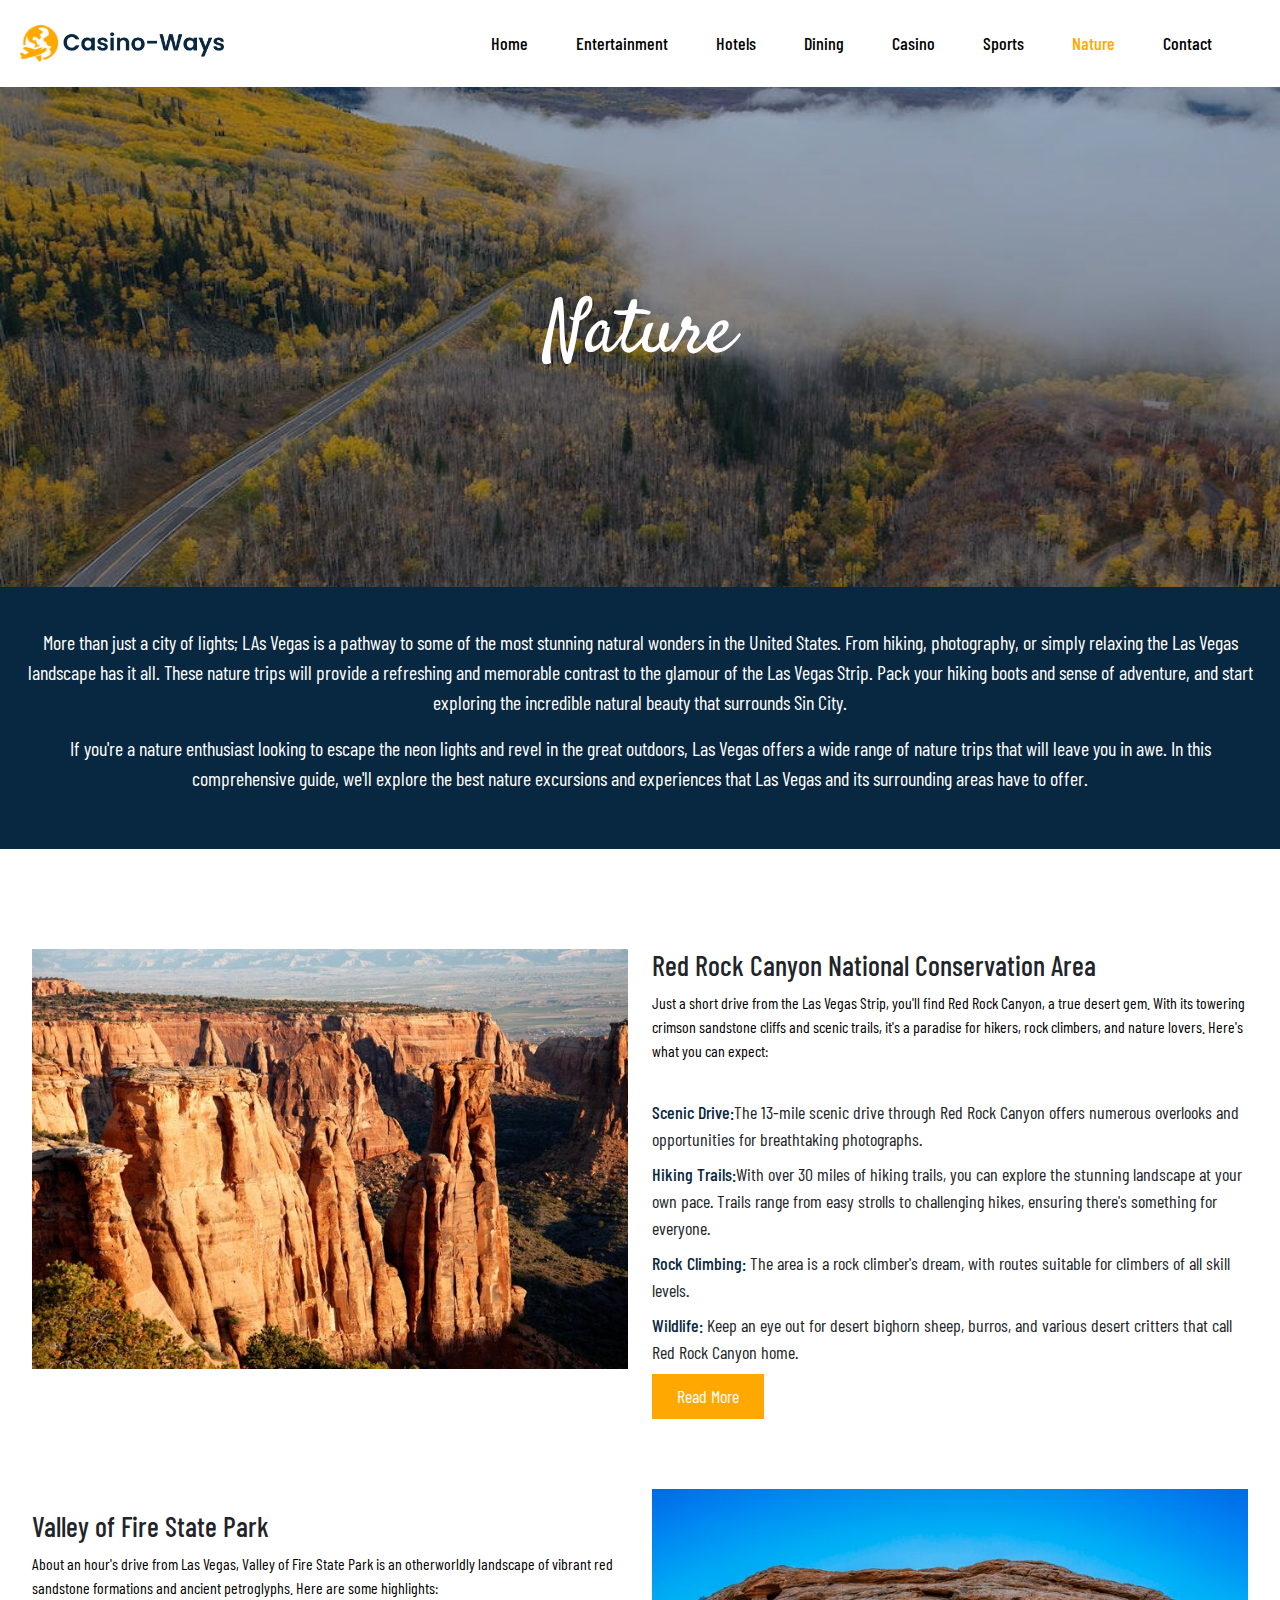
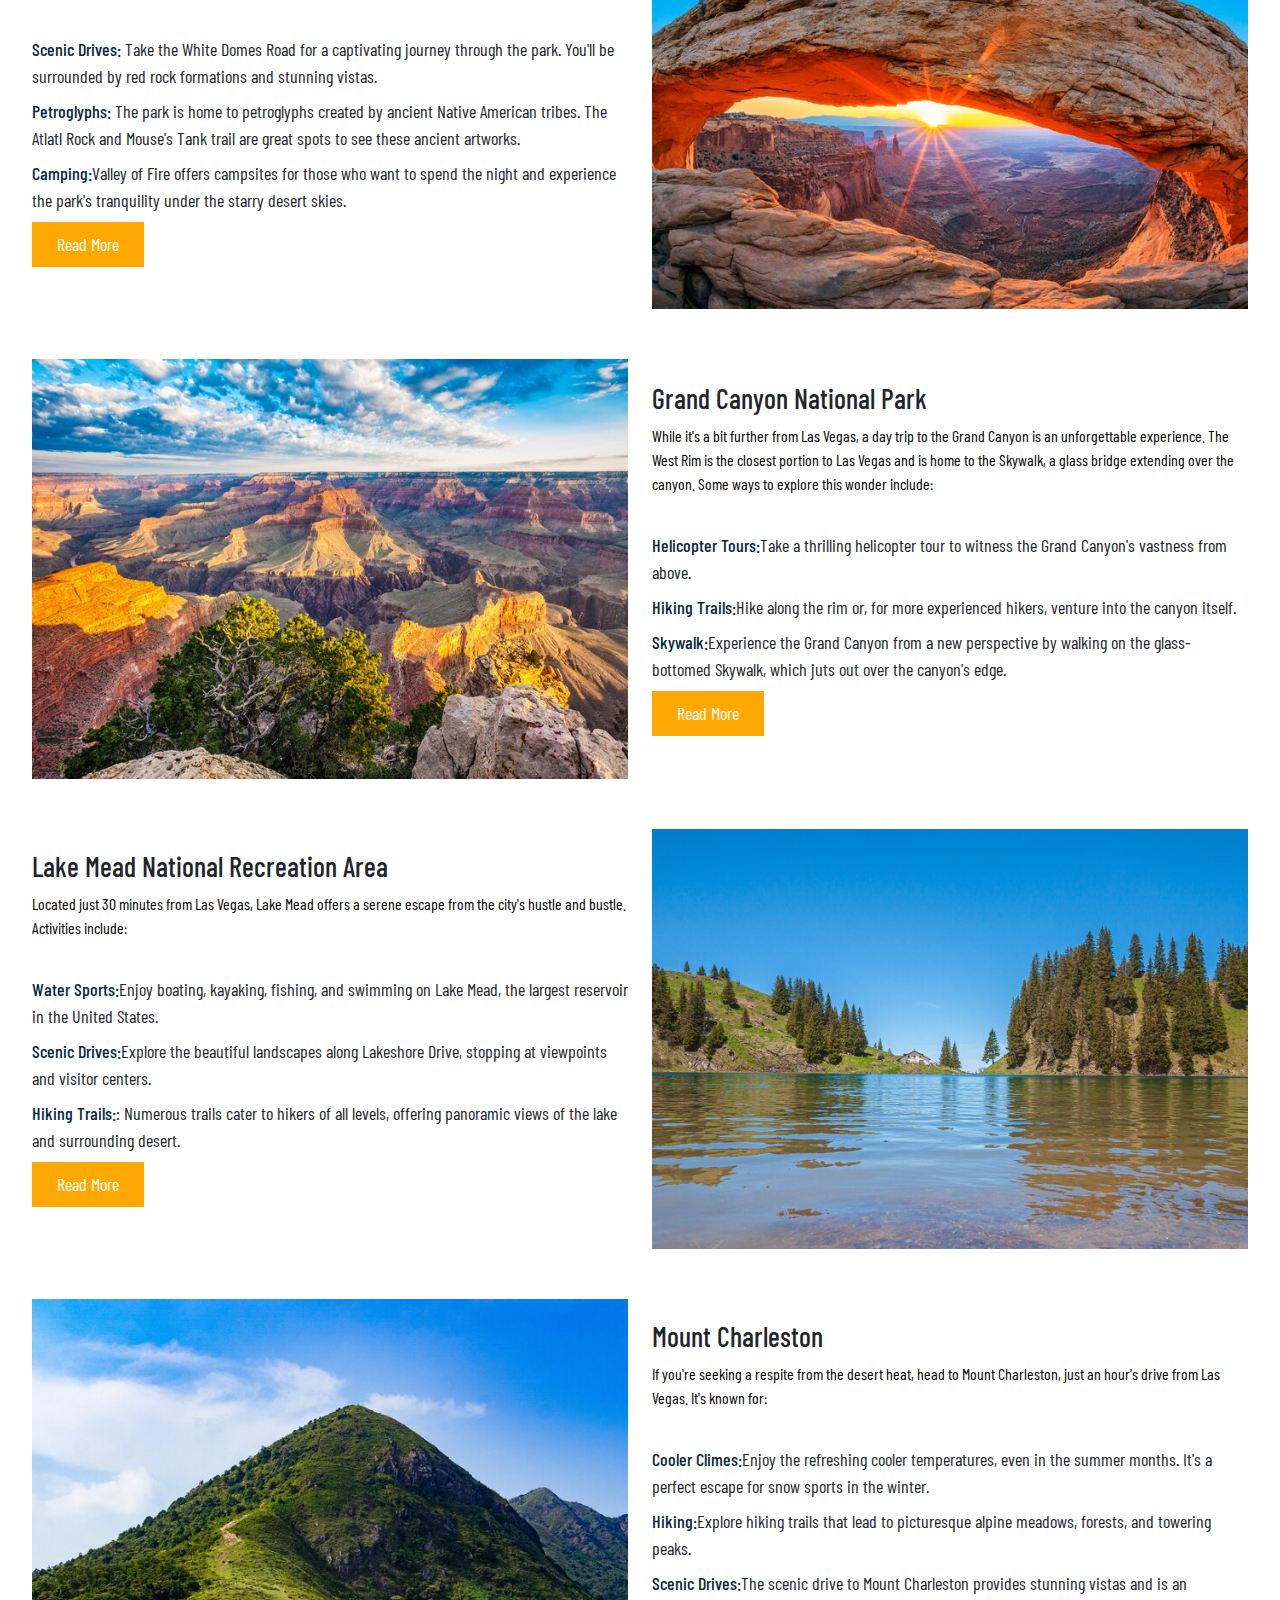
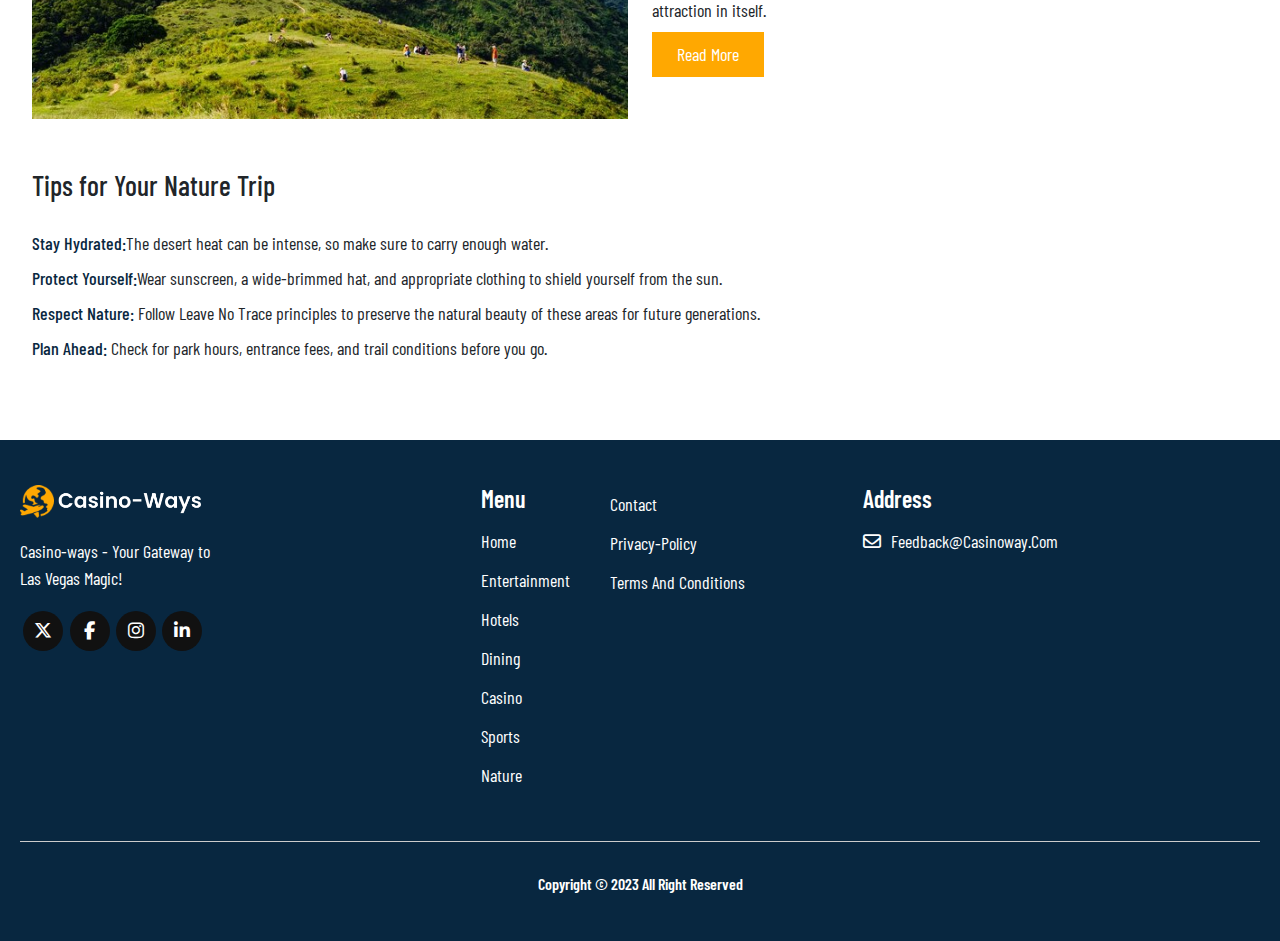
<file: nature.html>
<!DOCTYPE html>
<html lang="en">

<head>
    <title>Nature</title>
    <meta charset="utf-8">
    <meta name="viewport" content="width=device-width, initial-scale=1">
    <link rel="stylesheet" href="css/bootstrap.css">
    <link rel="stylesheet" href="css/style.css">
    <link rel="stylesheet" href="https://cdnjs.cloudflare.com/ajax/libs/font-awesome/4.7.0/css/font-awesome.css">
    <link rel="stylesheet" href="https://cdnjs.cloudflare.com/ajax/libs/font-awesome/6.4.2/css/all.min.css">
    <link rel="stylesheet" href="css/responsive.css">
    <link rel="icon" href="images/logo_fav.png" type="image/x-icon">
</head>

<body>
    <!-- Header section start form here -->
    <header>
        <div class="mid_menu_header">
            <div class="container">
                <div class="header">
                    <div class="row">
                        <div class="col-3">
                            <div class="header_logo">
                                <a href="index.html">
                                    <img src="images/logo.png" alt="">
                                </a>
                            </div>
                        </div>
                        <div class="col-9 text-left menus">
                            <div class="header_navigation">
                                <div id="mySidenavs" class="sidenavs">
                                    <a href="javascript:void(0)" class="closebtn" onclick="closeNav()">&times;</a>
                                    <ul class="menu_navigation">
                                        <li><a href="index.html">Home</a></li>
                                        <li><a href="entertainment.html">Entertainment </a></li>
                                        <li><a href="hotels.html">Hotels </a></li>
                                        <li><a href="dining.html">Dining </a></li>
                                        <li><a href="casino.html">Casino </a></li>
                                        <li><a href="sports.html">Sports </a></li>
                                        <li><a href="nature.html" class="active">Nature </a></li>
                                        <li><a href="contact.html">Contact
                                            </a></li>
                                    </ul>

                                </div>
                                <span class="toggle_menu" onclick="openNav()"><i class="fa fa-bars"></i></span>
                            </div>
                        </div>
                    </div>
                </div>
            </div>
        </div>
    </header>
    <!-- Header section end here -->
    <!--  -->
    <main>
        <section class="banner entertainment nature">
            <div class="container">
                <div class="bnr-inner">
                    <div class="banner-text">
                        <h2> Nature </h2>
                    </div>
                </div>
            </div>
        </section>
    </main>
    <section class="canadian">
        <div class="container">
            <div class="canadian-text">
                <p>More than just a city of lights; LAs Vegas is a pathway to some of the most stunning
                    natural wonders in the United States. From hiking, photography, or simply relaxing
                    the Las Vegas landscape has it all. These nature trips will provide a refreshing and
                    memorable contrast to the glamour of the Las Vegas Strip. Pack your hiking boots
                    and sense of adventure, and start exploring the incredible natural beauty that
                    surrounds Sin City.</p>
                <p>If you're a nature enthusiast looking to escape the neon lights and revel in the great
                    outdoors, Las Vegas offers a wide range of nature trips that will leave you in awe. In
                    this comprehensive guide, we'll explore the best nature excursions and experiences
                    that Las Vegas and its surrounding areas have to offer.</p>
            </div>
        </div>
    </section>

    <section class="boasts one">
        <div class="container">
            <div class="row space">
                <div class="col-lg-6  col-sm-12">
                    <div class="outdoor__picture">
                        <img src="images/naturecard1.jpg" class="img-fluid" alt="naturecard1">
                    </div>
                </div>
                <div class="col-lg-6  col-sm-12">
                    <div class="outdoor__main">
                        <h3>Red Rock Canyon National Conservation Area</h3>
                        <p>Just a short drive from the Las Vegas Strip, you'll find Red Rock Canyon, a true desert
                            gem. With its towering crimson sandstone cliffs and scenic trails, it's a paradise for
                            hikers, rock climbers, and nature lovers. Here's what you can expect:</p>
                        <div class="outdoor__details">
                            <h5><span class="outdoor__head">Scenic Drive:</span>The 13-mile scenic drive through Red
                                Rock Canyon offers
                                numerous overlooks and opportunities for breathtaking photographs.</h5>
                            <h5><span class="outdoor__head">Hiking Trails:</span>With over 30 miles of hiking trails,
                                you can explore the stunning
                                landscape at your own pace. Trails range from easy strolls to challenging
                                hikes, ensuring there's something for everyone.</h5>
                            <h5><span class="outdoor__head">Rock Climbing: </span>The area is a rock climber's dream,
                                with routes suitable for
                                climbers of all skill levels. </h5>
                            <h5><span class="outdoor__head">Wildlife: </span>Keep an eye out for desert bighorn sheep,
                                burros, and various desert
                                critters that call Red Rock Canyon home.
                            </h5>
                            <div class="mirage">
                                <a href="https://www.blm.gov/programs/national-conservation-lands/nevada/red-roc"
                                    target="_blank" class="outdoor-btn">Read More</a>
                            </div>
                        </div>
                    </div>
                </div>
            </div>
            <div class="row space flex-wrap-reverse">
                <div class="col-lg-6 col-sm-12">
                    <div class="outdoor__main">
                        <h3>Valley of Fire State Park</h3>
                        <p>About an hour's drive from Las Vegas, Valley of Fire State Park is an otherworldly
                            landscape of vibrant red sandstone formations and ancient petroglyphs. Here are
                            some highlights:</p>
                        <div class="outdoor__details">
                            <h5><span class="outdoor__head">Scenic Drives: </span>Take the White Domes Road for a
                                captivating journey through
                                the park. You'll be surrounded by red rock formations and stunning vistas.</h5>
                            <h5><span class="outdoor__head">Petroglyphs: </span> The park is home to petroglyphs created
                                by ancient Native
                                American tribes. The Atlatl Rock and Mouse's Tank trail are great spots to see
                                these ancient artworks.</h5>
                            <h5><span class="outdoor__head">Camping:</span>Valley of Fire offers campsites for those who
                                want to spend the
                                night and experience the park's tranquility under the starry desert skies.</h5>

                            <div class="mirage">
                                <a href="https://parks.nv.gov/parks/valley-of-fire" target="_blank"
                                    class="outdoor-btn">Read More</a>
                            </div>
                        </div>
                    </div>
                </div>
                <div class="col-lg-6 col-sm-12">
                    <div class="outdoor__picture">
                        <img src="images/naturecard2.jpg" class="img-fluid" alt="naturecard2">
                    </div>
                </div>
            </div>
            <div class="row space">
                <div class="col-lg-6 col-sm-12">
                    <div class="outdoor__picture">
                        <img src="images/naturecard3.jpg" alt="outdoorsec3" class="naturecard3">
                    </div>
                </div>
                <div class="col-lg-6 col-sm-12">
                    <div class="outdoor__main">
                        <h3>Grand Canyon National Park</h3>
                        <p>While it's a bit further from Las Vegas, a day trip to the Grand Canyon is an
                            unforgettable experience. The West Rim is the closest portion to Las Vegas and is
                            home to the Skywalk, a glass bridge extending over the canyon. Some ways to
                            explore this wonder include:</p>
                        <div class="outdoor__details">
                            <h5><span class="outdoor__head">Helicopter Tours:</span>Take a thrilling helicopter tour to
                                witness the Grand Canyon's
                                vastness from above.</h5>
                            <h5><span class="outdoor__head">Hiking Trails:</span>Hike along the rim or, for more
                                experienced hikers, venture into
                                the canyon itself.</h5>
                            <h5><span class="outdoor__head">Skywalk:</span>Experience the Grand Canyon from a new
                                perspective by walking on
                                the glass-bottomed Skywalk, which juts out over the canyon's edge.</h5>
                            <div class="mirage">
                                <a href="https://www.nps.gov/grca/planyourvisit/basicinfo.htm" target="_blank"
                                    class="outdoor-btn">Read More</a>
                            </div>
                        </div>
                    </div>
                </div>
            </div>
            <div class="row space flex-wrap-reverse">
                <div class="col-lg-6 col-sm-12">
                    <div class="outdoor__main">
                        <h3>Lake Mead National Recreation Area</h3>
                        <p>Located just 30 minutes from Las Vegas, Lake Mead offers a serene escape from
                            the city's hustle and bustle. Activities include:</p>
                        <div class="outdoor__details">
                            <h5><span class="outdoor__head">Water Sports:</span>Enjoy boating, kayaking, fishing, and
                                swimming on Lake Mead,
                                the largest reservoir in the United States.</h5>
                            <h5><span class="outdoor__head">Scenic Drives:</span>Explore the beautiful landscapes along
                                Lakeshore Drive,
                                stopping at viewpoints and visitor centers.
                            </h5>
                            <h5><span class="outdoor__head">Hiking Trails:</span>: Numerous trails cater to hikers of
                                all levels, offering panoramic
                                views of the lake and surrounding desert.
                            </h5>
                            <div class="mirage">
                                <a href="https://www.nps.gov/lake/index.htm" target="_blank" class="outdoor-btn">Read
                                    More</a>
                            </div>
                        </div>
                    </div>
                </div>
                <div class="col-lg-6 col-sm-12">
                    <div class="outdoor__picture">
                        <img src="images/naturecard4.jpg" class="img-fluid" alt="naturecard4">
                    </div>
                </div>
            </div>
            <div class="row space">
                <div class="col-lg-6 col-sm-12">
                    <div class="outdoor__picture">
                        <img src="images/naturecard5.jpg" class="img-fluid" alt="naturecard5">
                    </div>
                </div>
                <div class="col-lg-6 col-sm-12">
                    <div class="outdoor__main">
                        <h3>Mount Charleston</h3>
                        <p>If you're seeking a respite from the desert heat, head to Mount Charleston, just an
                            hour's drive from Las Vegas. It's known for:</p>
                        <div class="outdoor__details">
                            <h5><span class="outdoor__head">Cooler Climes:</span>Enjoy the refreshing cooler
                                temperatures, even in the summer
                                months. It's a perfect escape for snow sports in the winter.</h5>
                            <h5><span class="outdoor__head">Hiking:</span>Explore hiking trails that lead to picturesque
                                alpine meadows, forests,
                                and towering peaks.</h5>
                            <h5><span class="outdoor__head">Scenic Drives:</span>The scenic drive to Mount Charleston
                                provides stunning vistas
                                and is an attraction in itself.</h5>
                            <div class="mirage">
                                <a href="https://www.gomtcharleston.com/" target="_blank" class="outdoor-btn">Read
                                    More</a>
                            </div>
                        </div>
                    </div>
                </div>
            </div>
            <div class="row space flex-wrap-reverse">
                <div class="col-lg-12 col-sm-12">
                    <div class="outdoor__main">
                        <h3>Tips for Your Nature Trip</h3>
                        <div class="outdoor__details">
                            <h5><span class="outdoor__head">Stay Hydrated:</span>The desert heat can be intense, so make
                                sure to carry enough
                                water.</h5>
                            <h5><span class="outdoor__head">Protect Yourself:</span>Wear sunscreen, a wide-brimmed hat,
                                and appropriate
                                clothing to shield yourself from the sun.</h5>
                            <h5><span class="outdoor__head">Respect Nature: </span>Follow Leave No Trace principles to
                                preserve the natural
                                beauty of these areas for future generations.</h5>
                            <h5><span class="outdoor__head">Plan Ahead: </span>Check for park hours, entrance fees, and
                                trail conditions before
                                you go.</h5>
                        </div>
                    </div>
                </div>
            </div>
        </div>
    </section>

    <footer>
        <div class="container">
            <div class="footer-inner">
                <div class="row">
                    <div class="col-lg-4 col-md-4 col-sm-12 col-12">
                        <div class="footer-widget">
                            <a href="index.html">
                                <img src="images/logo-white.png" alt="">
                            </a>
                            <p>Casino-ways - Your Gateway to<br> Las Vegas Magic!</p>
                            <div class="social-icons-btn">
                                <a class="icons twitter" href="#">
                                    <i class="fa-brands fa-x-twitter"></i>
                                </a>
                                <a class="icons facebook" href="#">
                                    <i class="fa-brands fa-facebook-f"></i>
                                </a>
                                <a class="icons instagram" href="#">
                                    <i class="fa-brands fa-instagram"></i>
                                </a>
                                <a class="icons linkedin" href="#">
                                    <i class="fa-brands fa-linkedin-in"></i>
                                </a>
                            </div>
                        </div>
                    </div>
                    <div class="col-lg-4 col-md-4 col-sm-12 col-12">
                        <div class="footer-widget">
                            <div class="footerflex d-flex">
                                <div class="footer-title">
                                </div>
                                <div class="footer-list ">
                                    <h3>menu</h3>
                                    <ul>
                                        <li><a href="index.html" class="active">Home</a></li>
                                        <li><a href="entertainment.html">Entertainment </a></li>
                                        <li><a href="hotels.html">Hotels </a></li>
                                        <li><a href="dining.html">Dining </a></li>
                                        <li><a href="casino.html">Casino </a></li>
                                        <li><a href="sports.html">Sports </a></li>
                                        <li><a href="nature.html">Nature </a></li>
                                    </ul>
                                </div>
                                <div class="footer-list margin">
                                    <ul>
                                        <li><a href="contact.html">Contact </a></li>
                                        <li><a href="privacy-policy.html">privacy-policy</a></li>
                                        <li><a href="terms-conditions.html">terms and conditions</a></li>
                                    </ul>
                                </div>
                            </div>
                        </div>
                    </div>
                    <div class="col-lg-4 col-md-4 col-sm-12 col-12">
                        <div class="footer-widget">
                            <div class="footer-title">
                                <h3>Address</h3>
                            </div>
                            <div class="footer-list">
                                <ul class="contact-details">
                                    <li>
                                        <a href="mailto:support@betslays.com.">
                                            <i class="fa-regular fa-envelope"></i>feedback@casinoway.com
                                        </a>
                                    </li>
                                </ul>
                            </div>
                        </div>
                    </div>
                </div>
            </div>
        </div>
        <div class="footer-bottom">
            <div class="container">
                <div class="Copyright">
                    <p>Copyright © 2023 All Right Reserved</p>
                </div>
            </div>
        </div>
    </footer>
    <!--  -->
    <script src="https://ajax.googleapis.com/ajax/libs/jquery/3.7.1/jquery.min.js"></script>
    <script src="js/bootstrap.js"></script>
    <script>
        function openNav() {
            document.getElementById("mySidenavs").style.width = "280px";
        }

        function closeNav() {
            document.getElementById("mySidenavs").style.width = "0";
        }
    </script>


</body>

</html>
</file>
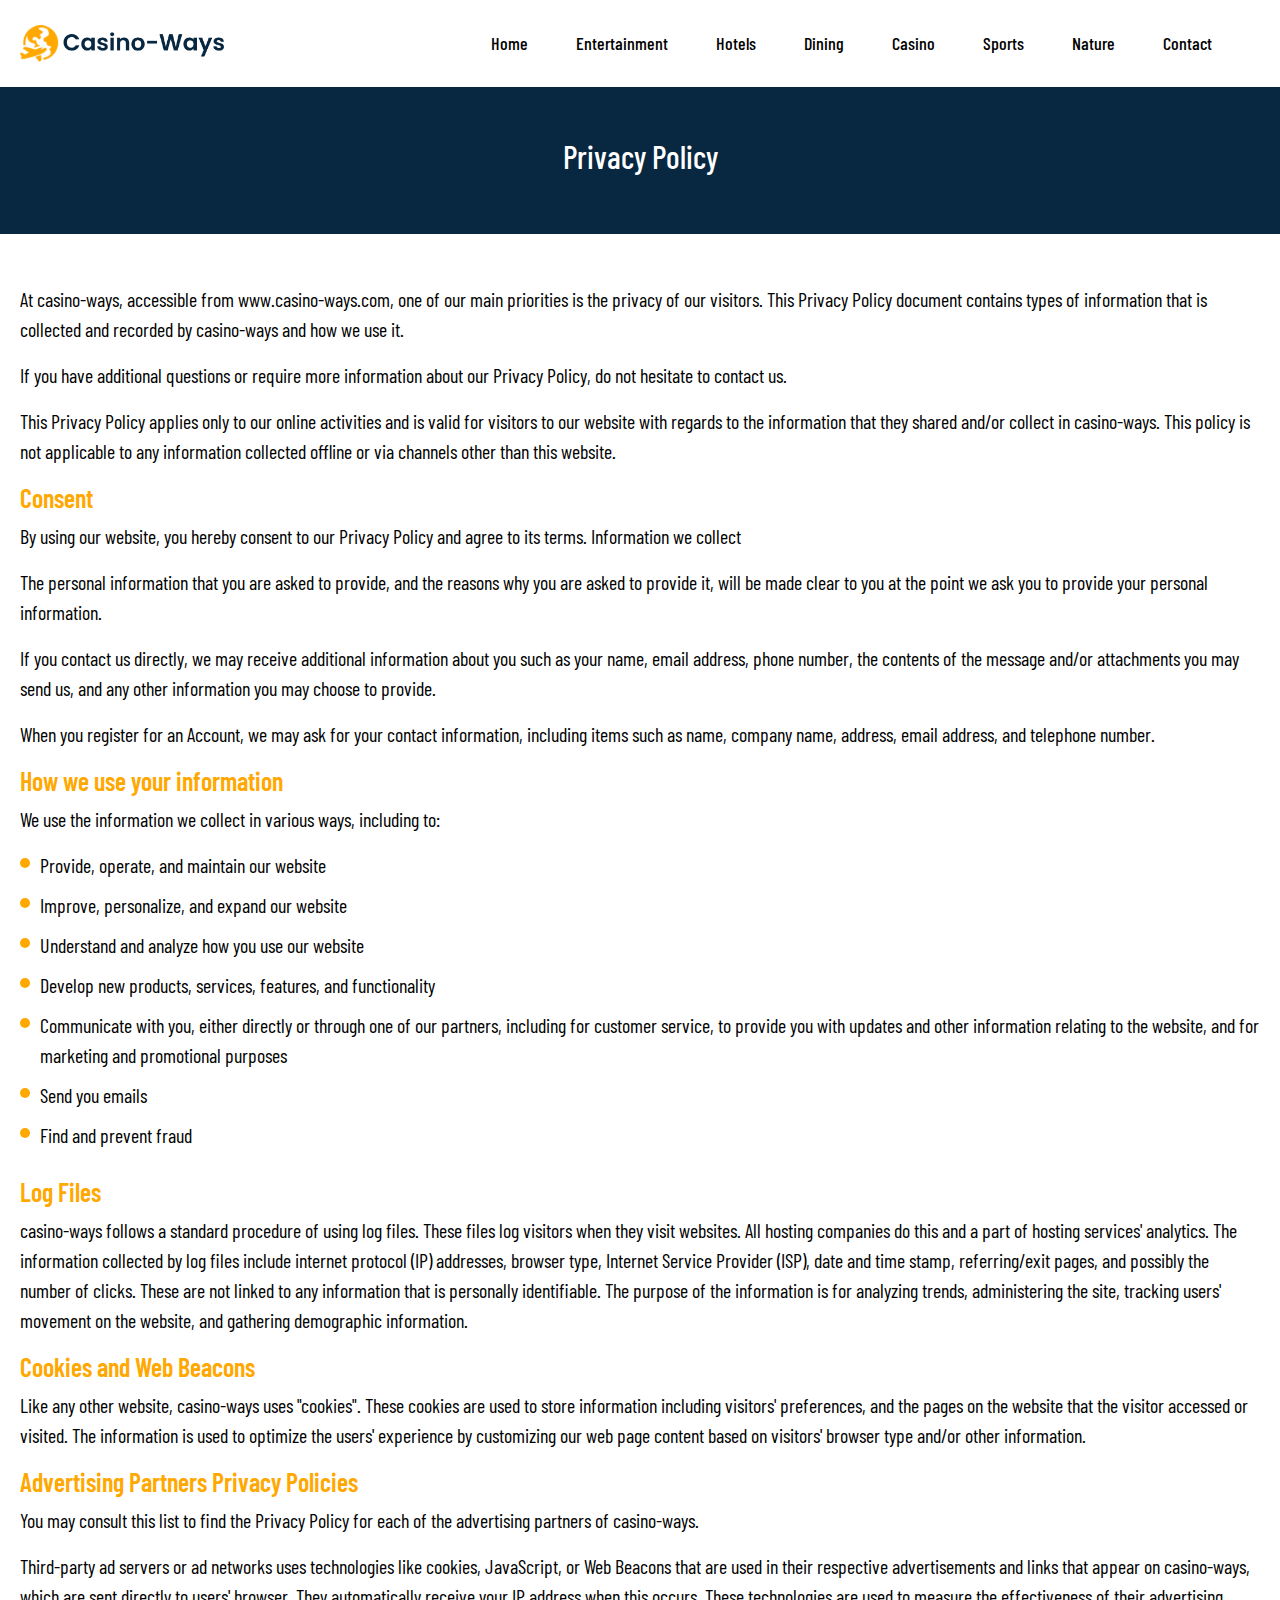
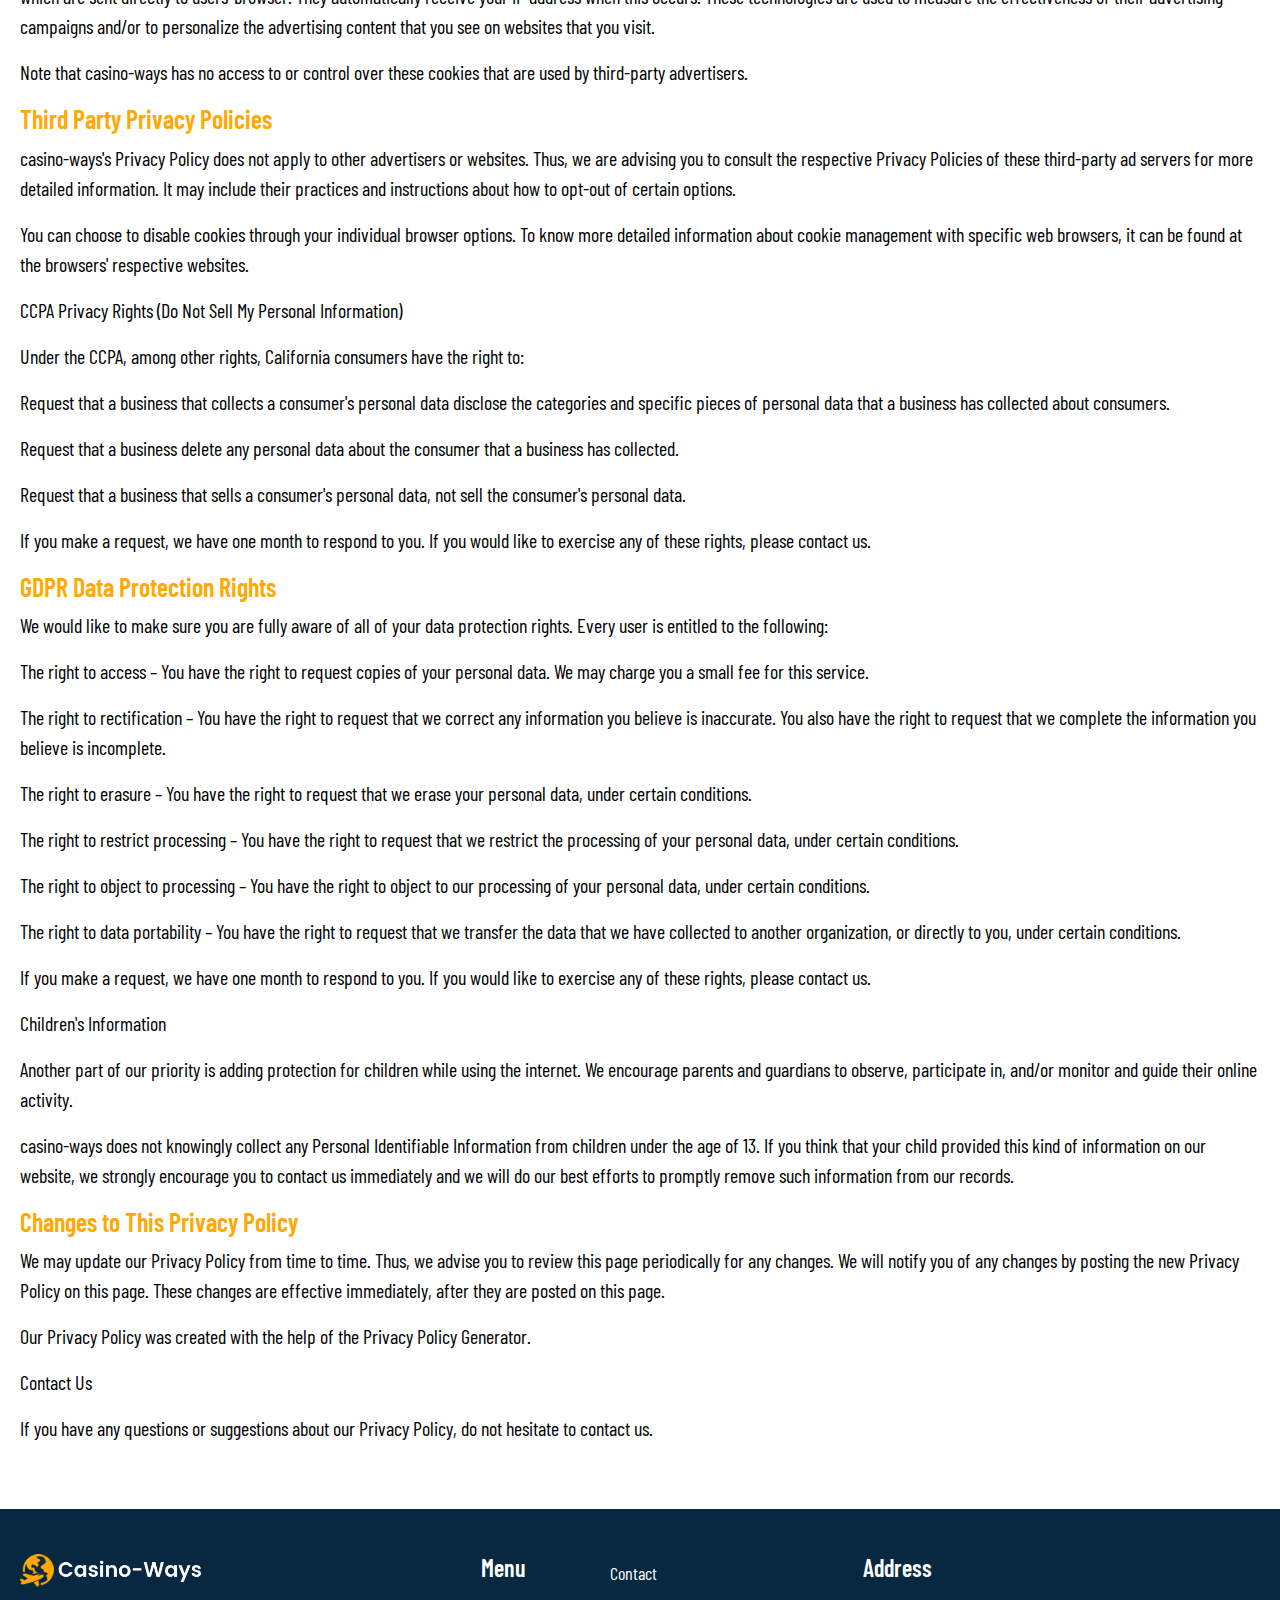
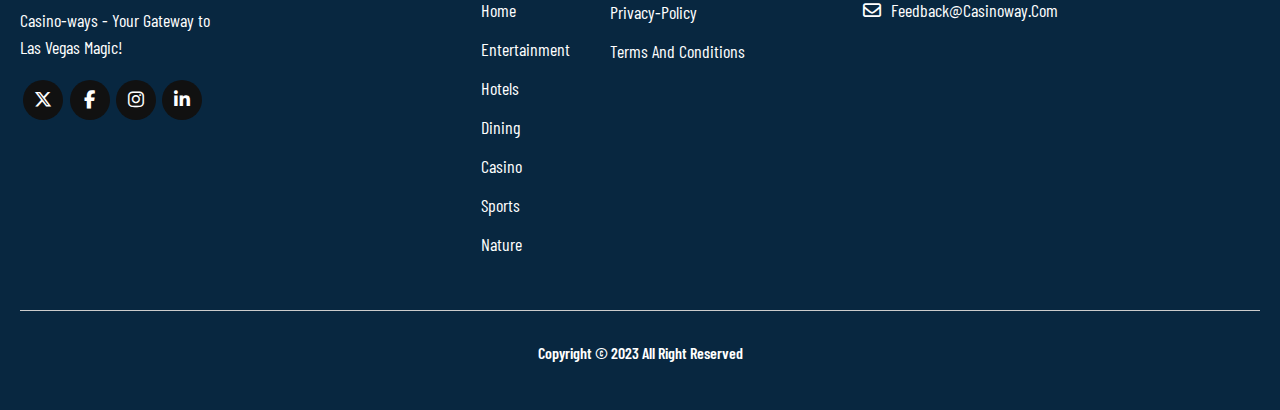
<file: privacy-policy.html>
<!DOCTYPE html>
<html lang="en">

<head>
    <title>Privacy-Policy </title>
    <meta charset="utf-8">
    <meta name="viewport" content="width=device-width, initial-scale=1">
    <link rel="stylesheet" href="css/bootstrap.css">
    <link rel="stylesheet" href="css/style.css">
    <link rel="stylesheet" href="https://cdnjs.cloudflare.com/ajax/libs/font-awesome/4.7.0/css/font-awesome.css">
    <link rel="stylesheet" href="https://cdnjs.cloudflare.com/ajax/libs/font-awesome/6.4.2/css/all.min.css">
    <link rel="stylesheet" href="css/responsive.css">
    <link rel="icon" href="images/logo_fav.png" type="image/x-icon">

</head>

<body>
    <!-- Header section start form here -->
    <header>
        <div class="mid_menu_header">
            <div class="container">
                <div class="header">
                    <div class="row">
                        <div class="col-3">
                            <div class="header_logo">
                                <a href="index.html">
                                    <img src="images/logo.png" alt="">
                                </a>
                            </div>
                        </div>
                        <div class="col-9 text-left menus">
                            <div class="header_navigation">
                                <div id="mySidenavs" class="sidenavs">
                                    <a href="javascript:void(0)" class="closebtn" onclick="closeNav()">&times;</a>
                                    <ul class="menu_navigation">
                                        <li><a href="index.html">Home</a></li>
                                        <li><a href="entertainment.html">Entertainment </a></li>
                                        <li><a href="hotels.html">Hotels </a></li>
                                        <li><a href="dining.html">Dining </a></li>
                                        <li><a href="casino.html">Casino </a></li>
                                        <li><a href="sports.html">Sports </a></li>
                                        <li><a href="nature.html">Nature </a></li>
                                        <li><a href="contact.html">Contact
                                            </a></li>
                                    </ul>

                                </div>
                                <span class="toggle_menu" onclick="openNav()"><i class="fa fa-bars"></i></span>
                            </div>
                        </div>
                    </div>
                </div>
            </div>
        </div>
    </header>
    <!-- Header section end here -->
    <!-- Banner section privacy-policy -->
    <section class="privacy">
        <div class="container">
            <div class="policy-inner">
                <h2>Privacy Policy </h2>
            </div>
        </div>
    </section>
    <!-- Banner section privacy-policy -->
    <section class="privacy-policy">
        <div class="container">
            <div class="privacy-policy-content">
                <p>At casino-ways, accessible from www.casino-ways.com, one of our main priorities is the privacy of our
                    visitors. This Privacy Policy document contains types of information that is collected and recorded
                    by casino-ways and how we use it.
                </p>
                <p>If you have additional questions or require more information about our Privacy Policy, do not
                    hesitate to contact us.
                </p>
                <p>This Privacy Policy applies only to our online activities and is valid for visitors to our website
                    with regards to the information that they shared and/or collect in casino-ways. This policy is not
                    applicable to any information collected offline or via channels other than this website.
                </p>
                <h5>Consent </h5>
                <p>By using our website, you hereby consent to our Privacy Policy and agree to its terms.
                    Information we collect
                </p>
                <p>The personal information that you are asked to provide, and the reasons why you are asked to provide
                    it, will be made clear to you at the point we ask you to provide your personal information.
                </p>
                <p>If you contact us directly, we may receive additional information about you such as your name, email
                    address, phone number, the contents of the message and/or attachments you may send us, and any other
                    information you may choose to provide.
                </p>
                <p>When you register for an Account, we may ask for your contact information, including items such as
                    name, company name, address, email address, and telephone number.
                </p>
                <h5>How we use your information
                </h5>
                <p>We use the information we collect in various ways, including to:
                </p>
                <ul>
                    <li> Provide, operate, and maintain our website
                    </li>
                    <li>Improve, personalize, and expand our website
                    </li>
                    <li> Understand and analyze how you use our website </li>
                    <li>Develop new products, services, features, and functionality
                    </li>
                    <li> Communicate with you, either directly or through one of our partners, including for customer
                        service, to provide you with updates and other information relating to the website, and for
                        marketing and promotional purposes
                    </li>
                    <li>Send you emails
                    </li>
                    <li> Find and prevent fraud
                    </li>
                </ul>
                <h5>Log Files
                </h5>
                <p>casino-ways follows a standard procedure of using log files. These files log visitors when they visit
                    websites. All hosting companies do this and a part of hosting services' analytics. The information
                    collected by log files include internet protocol (IP) addresses, browser type, Internet Service
                    Provider (ISP), date and time stamp, referring/exit pages, and possibly the number of clicks. These
                    are not linked to any information that is personally identifiable. The purpose of the information is
                    for analyzing trends, administering the site, tracking users' movement on the website, and gathering
                    demographic information.
                </p>
                <h5>Cookies and Web Beacons
                </h5>
                <p>Like any other website, casino-ways uses "cookies". These cookies are used to store information
                    including visitors' preferences, and the pages on the website that the visitor accessed or visited.
                    The information is used to optimize the users' experience by customizing our web page content based
                    on visitors' browser type and/or other information.
                </p>
                <h5>Advertising Partners Privacy Policies
                </h5>
                <p>You may consult this list to find the Privacy Policy for each of the advertising partners of
                    casino-ways.
                </p>
                <p>Third-party ad servers or ad networks uses technologies like cookies, JavaScript, or Web Beacons that
                    are used in their respective advertisements and links that appear on casino-ways, which are sent
                    directly to users' browser. They automatically receive your IP address when this occurs. These
                    technologies are used to measure the effectiveness of their advertising campaigns and/or to
                    personalize the advertising content that you see on websites that you visit.
                </p>
                <p>Note that casino-ways has no access to or control over these cookies that are used by third-party
                    advertisers.
                </p>
                <h5>Third Party Privacy Policies
                </h5>
                <p>casino-ways's Privacy Policy does not apply to other advertisers or websites. Thus, we are advising
                    you to consult the respective Privacy Policies of these third-party ad servers for more detailed
                    information. It may include their practices and instructions about how to opt-out of certain
                    options.
                </p>
                <p>You can choose to disable cookies through your individual browser options. To know more detailed
                    information about cookie management with specific web browsers, it can be found at the browsers'
                    respective websites.
                </p>
                <p>CCPA Privacy Rights (Do Not Sell My Personal Information)
                </p>
                <p>Under the CCPA, among other rights, California consumers have the right to:
                </p>
                <p>Request that a business that collects a consumer's personal data disclose the categories and specific
                    pieces of personal data that a business has collected about consumers.
                </p>
                <p>Request that a business delete any personal data about the consumer that a business has collected.
                </p>
                <p>Request that a business that sells a consumer's personal data, not sell the consumer's personal data.
                </p>
                <p>If you make a request, we have one month to respond to you. If you would like to exercise any of
                    these rights, please contact us.
                </p>
                <h5>GDPR Data Protection Rights
                </h5>
                <p>We would like to make sure you are fully aware of all of your data protection rights. Every user is
                    entitled to the following:
                </p>
                <p>The right to access – You have the right to request copies of your personal data. We may charge you a
                    small fee for this service.
                </p>
                <p>The right to rectification – You have the right to request that we correct any information you
                    believe is inaccurate. You also have the right to request that we complete the information you
                    believe is incomplete.</p>
                <p>The right to erasure – You have the right to request that we erase your personal data, under certain
                    conditions.
                </p>
                <p>The right to restrict processing – You have the right to request that we restrict the processing of
                    your personal data, under certain conditions.
                </p>
                <p>The right to object to processing – You have the right to object to our processing of your personal
                    data, under certain conditions.
                </p>
                <p>The right to data portability – You have the right to request that we transfer the data that we have
                    collected to another organization, or directly to you, under certain conditions.
                </p>
                <p>If you make a request, we have one month to respond to you. If you would like to exercise any of
                    these rights, please contact us. </p>
                <p>Children's Information
                </p>
                <p>Another part of our priority is adding protection for children while using the internet. We encourage
                    parents and guardians to observe, participate in, and/or monitor and guide their online activity.
                </p>
                <p>casino-ways does not knowingly collect any Personal Identifiable Information from children under the
                    age of 13. If you think that your child provided this kind of information on our website, we
                    strongly encourage you to contact us immediately and we will do our best efforts to promptly remove
                    such information from our records.
                </p>
                <h5>Changes to This Privacy Policy
                </h5>
                <p>We may update our Privacy Policy from time to time. Thus, we advise you to review this page
                    periodically for any changes. We will notify you of any changes by posting the new Privacy Policy on
                    this page. These changes are effective immediately, after they are posted on this page.
                </p>
                <p>Our Privacy Policy was created with the help of the Privacy Policy Generator. </p>
                <p>Contact Us </p>
                <p>If you have any questions or suggestions about our Privacy Policy, do not hesitate to contact us.
                </p>
            </div>
        </div>
    </section>
    <footer>
        <div class="container">
            <div class="footer-inner">
                <div class="row">
                    <div class="col-lg-4 col-md-4 col-sm-12 col-12">
                        <div class="footer-widget">
                            <a href="index.html">
                                <img src="images/logo-white.png" alt="">
                            </a>
                            <p>Casino-ways - Your Gateway to<br> Las Vegas Magic!</p>
                            <div class="social-icons-btn">
                                <a class="icons twitter" href="#">
                                    <i class="fa-brands fa-x-twitter"></i>
                                </a>
                                <a class="icons facebook" href="#">
                                    <i class="fa-brands fa-facebook-f"></i>
                                </a>
                                <a class="icons instagram" href="#">
                                    <i class="fa-brands fa-instagram"></i>
                                </a>
                                <a class="icons linkedin" href="#">
                                    <i class="fa-brands fa-linkedin-in"></i>
                                </a>
                            </div>
                        </div>
                    </div>
                    <div class="col-lg-4 col-md-4 col-sm-12 col-12">
                        <div class="footer-widget">
                            <div class="footerflex d-flex">
                                <div class="footer-title">
                                </div>
                                <div class="footer-list ">
                                    <h3>menu</h3>
                                    <ul>
                                        <li><a href="index.html" class="active">Home</a></li>
                                        <li><a href="entertainment.html">Entertainment </a></li>
                                        <li><a href="hotels.html">Hotels </a></li>
                                        <li><a href="dining.html">Dining </a></li>
                                        <li><a href="casino.html">Casino </a></li>
                                        <li><a href="sports.html">Sports </a></li>
                                        <li><a href="nature.html">Nature </a></li>
                                    </ul>
                                </div>
                                <div class="footer-list margin">
                                    <ul>
                                        <li><a href="contact.html">Contact </a></li>
                                        <li><a href="privacy-policy.html">privacy-policy</a></li>
                                        <li><a href="terms-conditions.html">terms and conditions</a></li>
                                    </ul>
                                </div>
                            </div>
                        </div>
                    </div>
                    <div class="col-lg-4 col-md-4 col-sm-12 col-12">
                        <div class="footer-widget">
                            <div class="footer-title">
                                <h3>Address</h3>
                            </div>
                            <div class="footer-list">
                                <ul class="contact-details">
                                    <li>
                                        <a href="mailto:support@betslays.com.">
                                            <i class="fa-regular fa-envelope"></i>feedback@casinoway.com
                                        </a>
                                    </li>
                                </ul>
                            </div>
                        </div>
                    </div>
                </div>
            </div>
        </div>
        <div class="footer-bottom">
            <div class="container">
                <div class="Copyright">
                    <p>Copyright © 2023 All Right Reserved</p>
                </div>
            </div>
        </div>
    </footer>


    <!--  -->
    <script src="https://ajax.googleapis.com/ajax/libs/jquery/3.7.1/jquery.min.js"></script>
    <script src="js/bootstrap.js"></script>
    <script>
        function openNav() {
            document.getElementById("mySidenavs").style.width = "280px";
        }

        function closeNav() {
            document.getElementById("mySidenavs").style.width = "0";
        }
    </script>
</body>

</html>
</file>
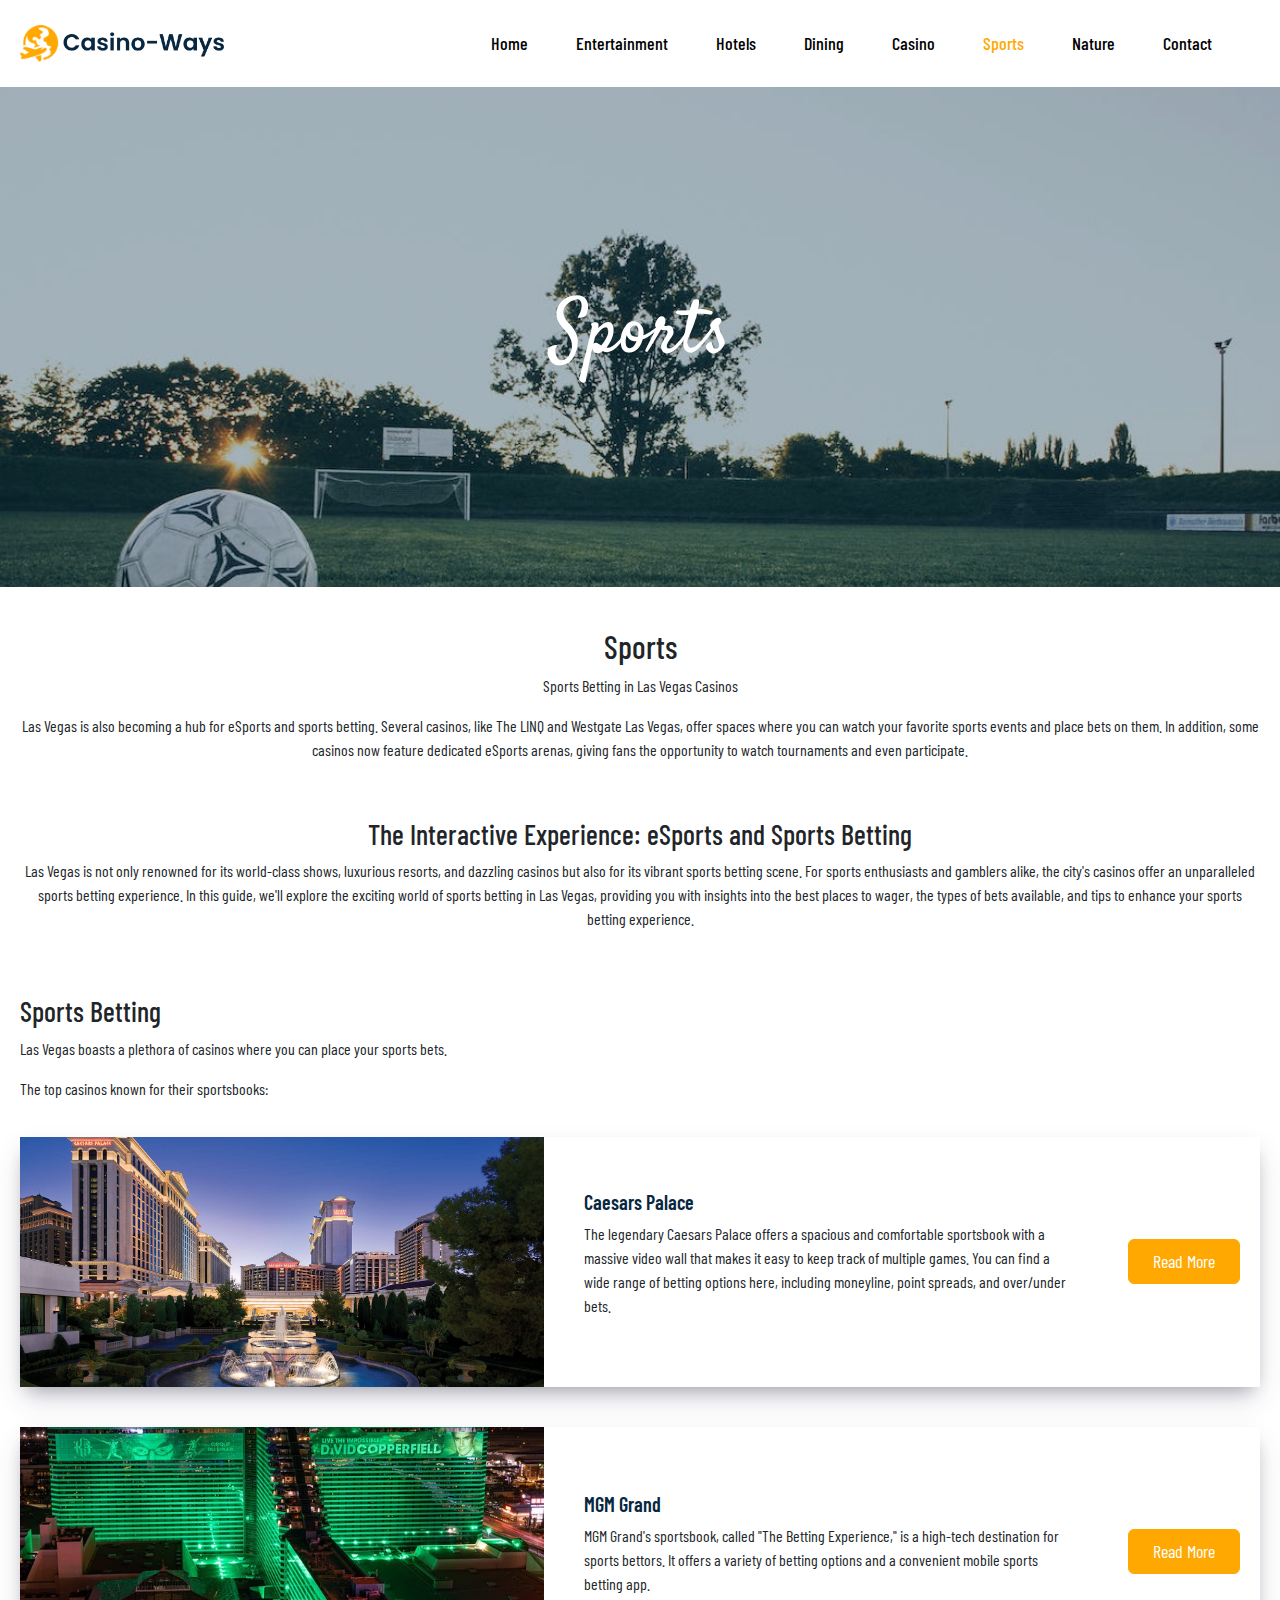
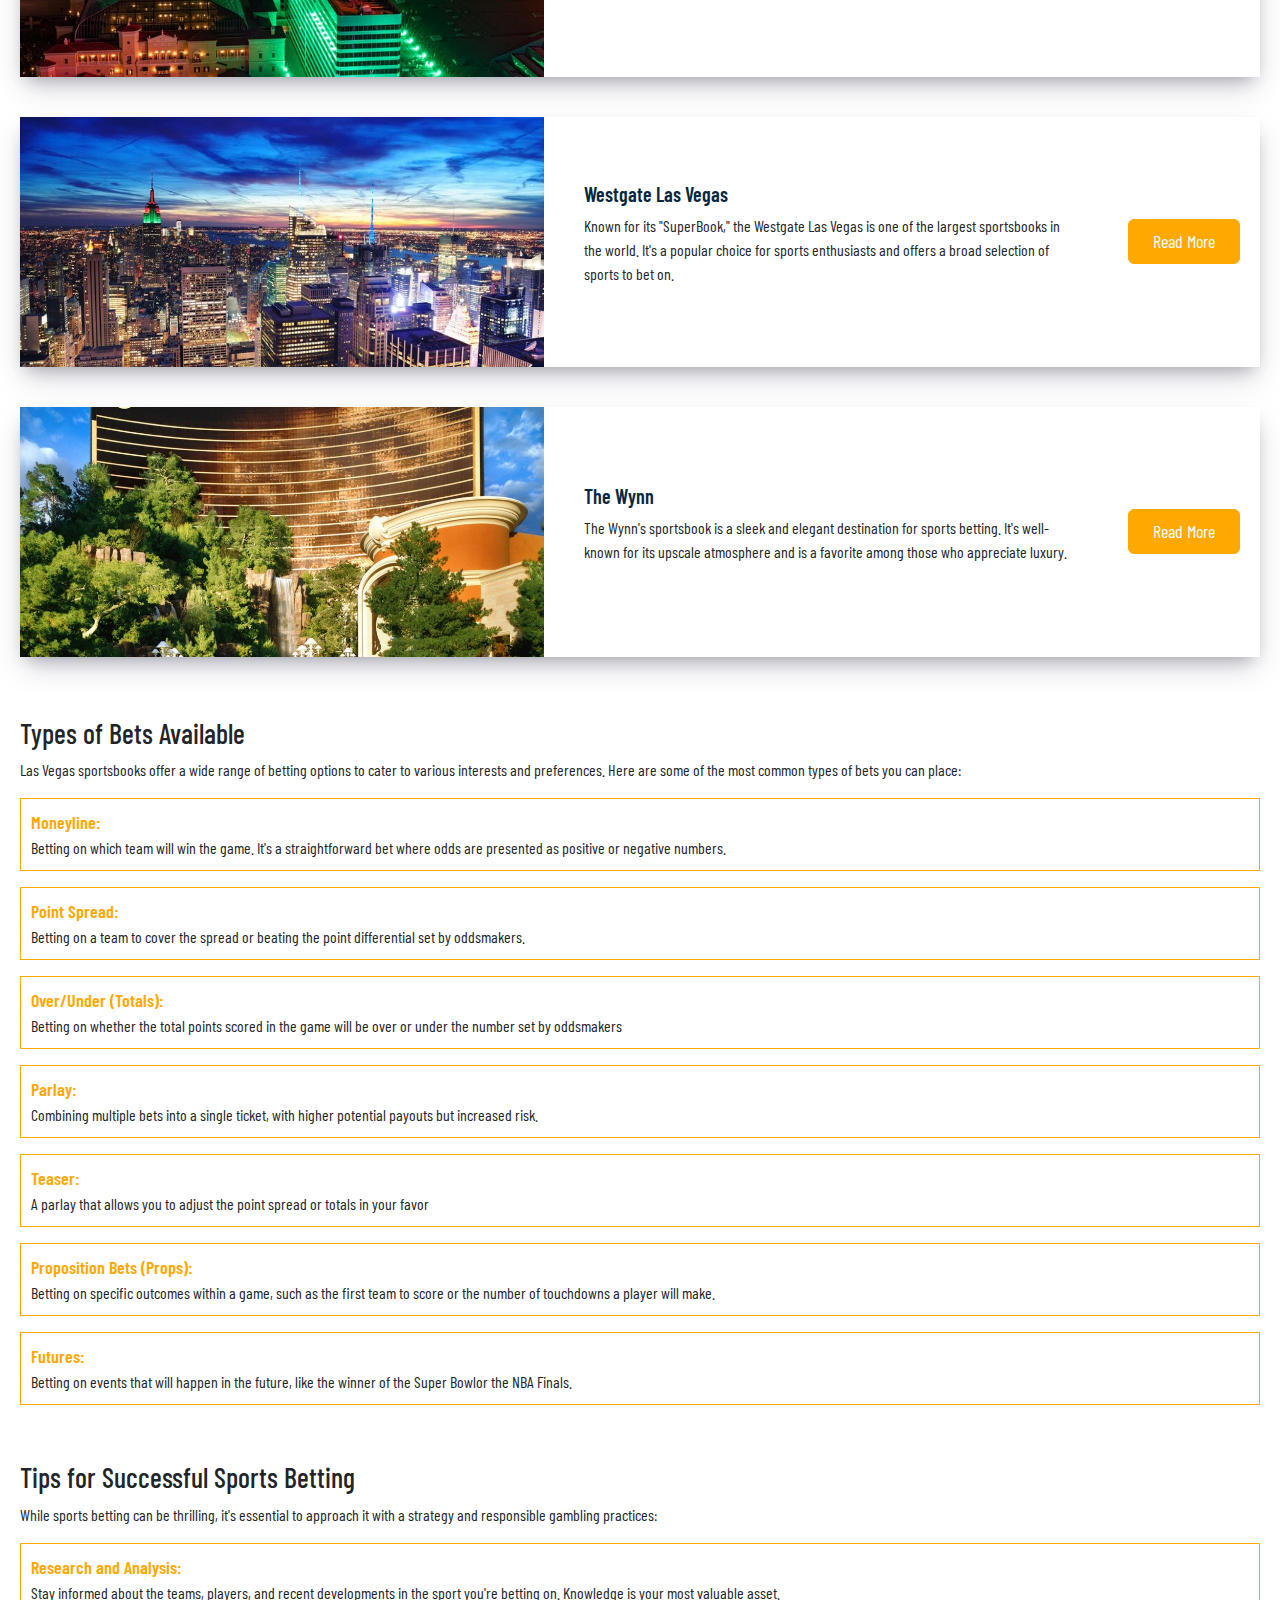
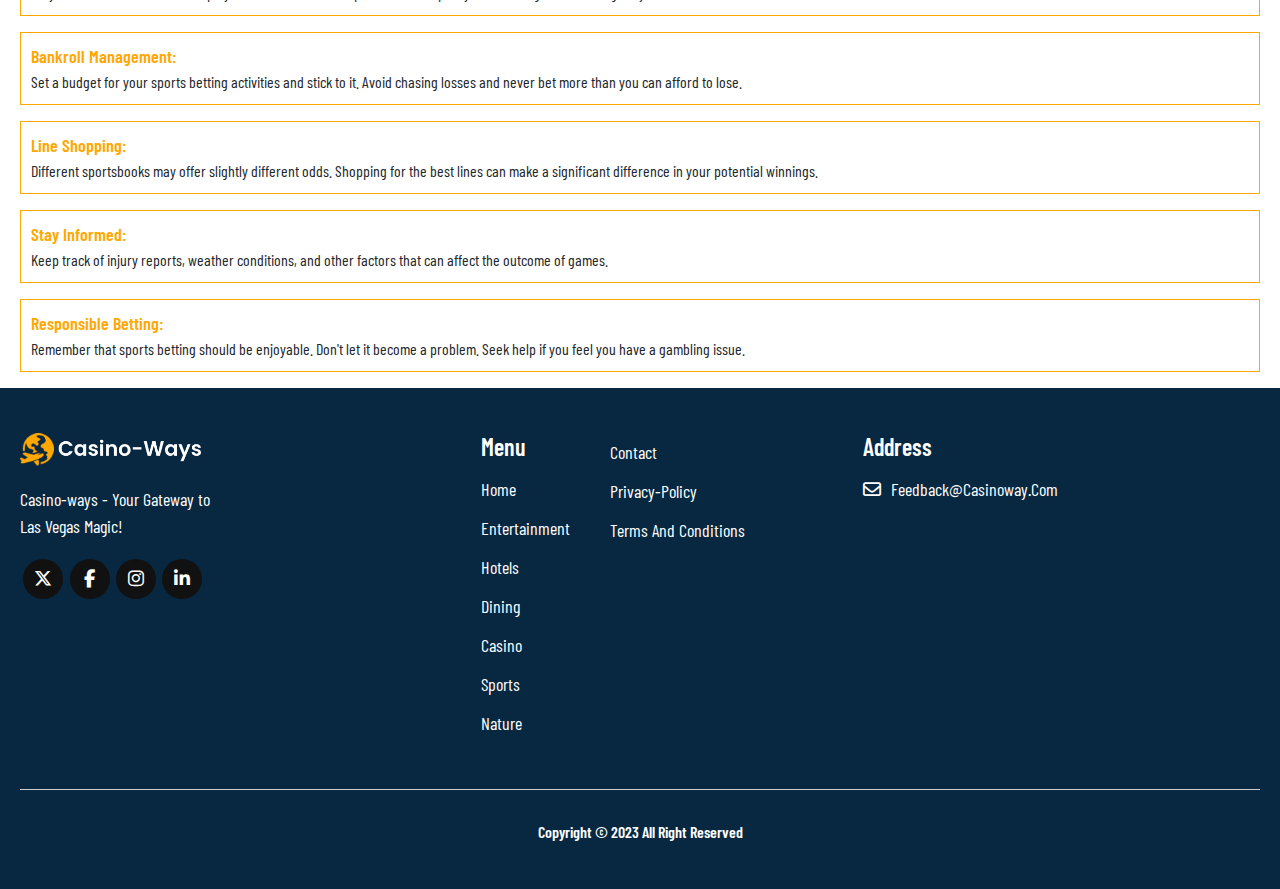
<file: sports.html>
<!DOCTYPE html>
<html lang="en">

<head>
    <title>Sports</title>
    <meta charset="utf-8">
    <meta name="viewport" content="width=device-width, initial-scale=1">
    <link href="css/bootstrap.css" rel="stylesheet">
    <link rel="stylesheet" href="css/style.css">
    <link rel="stylesheet" href="https://cdnjs.cloudflare.com/ajax/libs/font-awesome/4.7.0/css/font-awesome.css">
    <link rel="stylesheet" href="https://cdnjs.cloudflare.com/ajax/libs/font-awesome/6.4.2/css/all.min.css">
    <link rel="stylesheet" href="css/responsive.css">
    <link rel="icon" href="images/logo_fav.png" type="image/x-icon">
</head>

<body>
    <!-- Header section start form here -->
    <header>
        <div class="mid_menu_header">
            <div class="container">
                <div class="header">
                    <div class="row">
                        <div class="col-3">
                            <div class="header_logo">
                                <a href="index.html">
                                    <img src="images/logo.png" alt="">
                                </a>
                            </div>
                        </div>
                        <div class="col-9 text-left menus">
                            <div class="header_navigation">
                                <div id="mySidenavs" class="sidenavs">
                                    <a href="javascript:void(0)" class="closebtn" onclick="closeNav()">&times;</a>
                                    <ul class="menu_navigation">
                                        <li>
                                            <a href="index.html">Home</a>
                                        </li>
                                        <li>
                                            <a href="entertainment.html">Entertainment </a>
                                        </li>
                                        <li>
                                            <a href="hotels.html">Hotels </a>
                                        </li>
                                        <li>
                                            <a href="dining.html">Dining </a>
                                        </li>
                                        <li>
                                            <a href="casino.html">Casino </a>
                                        </li>
                                        <li>
                                            <a href="sports.html" class="active">Sports </a>
                                        </li>
                                        <li>
                                            <a href="nature.html">Nature </a>
                                        </li>
                                        <li>
                                            <a href="contact.html">Contact </a>
                                        </li>
                                    </ul>
                                </div>
                                <span class="toggle_menu" onclick="openNav()">
                                    <i class="fa fa-bars"></i>
                                </span>
                            </div>
                        </div>
                    </div>
                </div>
            </div>
        </div>
    </header>
    <!-- Header section end here -->
    <!--  -->
    <main>
        <section class="banner entertainment sports">
            <div class="container">
                <div class="bnr-inner">
                    <div class="banner-text">
                        <h2> Sports</h2>
                    </div>
                </div>
            </div>
        </section>
    </main>
    <!--Sports-section-start-->
    <section class="sports new">
        <div class="container">
            <div class="sports heading text-center">
                <h2>Sports</h2>
                <p>Sports Betting in Las Vegas Casinos </p>
                <p>Las Vegas is also becoming a hub for eSports and sports betting. Several casinos, like The LINQ and
                    Westgate Las Vegas, offer spaces where you can watch your favorite sports events and place bets on
                    them. In addition, some casinos now feature dedicated eSports arenas, giving fans the opportunity to
                    watch tournaments and even participate.</p>
            </div>
            <div class="row">
                <div class="sports-content ">
                    <h3 class="text-center">The Interactive Experience: eSports and Sports Betting </h3>
                    <p class="text-center pb-5 ">Las Vegas is not only renowned for its world-class shows, luxurious
                        resorts,
                        and dazzling casinos
                        but also for its vibrant sports betting scene. For sports enthusiasts and gamblers alike, the
                        city's casinos offer an unparalleled sports betting experience. In this guide, we'll explore the
                        exciting world of sports betting in Las Vegas, providing you with insights into the best places
                        to wager, the types of bets available, and tips to enhance your sports betting experience. </p>
                    <h3>Sports Betting</h3>
                    <p>Las Vegas boasts a plethora of casinos where you can place your sports bets. </p>
                    <p>The top casinos known for their sportsbooks: </p>
                </div>
            </div>
            <div class="listed-format-sec">
                <div class="row">
                    <div class="col-12 space">
                        <div class="slovernia__card">
                            <div class="slovernia__destinations">
                                <img src="images/sportscard1.jpg" class="img-fluid" alt="sportscard1">
                                <div class="Slovenia__content">
                                    <h3>Caesars Palace</h3>
                                    <p>The legendary Caesars Palace offers a spacious and comfortable sportsbook with a
                                        massive video wall that makes it easy to keep track of multiple games. You can
                                        find a wide range of betting options here, including moneyline, point spreads,
                                        and over/under bets.</p>
                                </div>
                                <div class="mirage">
                                    <a href="https://www.caesars.com/caesars-palace?utm_campaign=GMB&utm_source=google&utm_medium=local&utm_term=CaesarsPalaceLasVegasHotelandCasino&utm_content=hotel&y_source=1_NDM2Njg2Ny03MTUtbG9jYXRpb24ud2Vic2l0ZQ="
                                        class="btn btn-content" target="_blank"> Read More </a>
                                </div>
                            </div>
                        </div>
                    </div>
                    <div class="col-12 space">
                        <div class="slovernia__card">
                            <div class="slovernia__destinations">
                                <img src="images/sportscard2.jpg" class="img-fluid" alt="sportscard2">
                                <div class="Slovenia__content">
                                    <h3>MGM Grand</h3>
                                    <p>MGM Grand's sportsbook, called "The Betting Experience," is a high-tech
                                        destination for sports bettors. It offers a variety of betting options and a
                                        convenient mobile sports betting app. </p>
                                </div>
                                <div class="mirage">
                                    <a href="https://bellagio.mgmresorts.com/en.html?ecid=GMB_BE_HO"
                                        class="btn btn-content" target="_blank"> Read More </a>
                                </div>
                            </div>
                        </div>
                    </div>
                    <div class="col-12 space">
                        <div class="slovernia__card">
                            <div class="slovernia__destinations">
                                <img src="images/sportscard3.jpg" class="img-fluid" alt="sportscard3">
                                <div class="Slovenia__content">
                                    <h3>Westgate Las Vegas</h3>
                                    <p> Known for its "SuperBook," the Westgate Las Vegas is one of the largest
                                        sportsbooks in the world. It's a popular choice for sports enthusiasts and
                                        offers a broad selection of sports to bet on.</p>
                                </div>
                                <div class="mirage">
                                    <a href="https://www.westgateresorts.com/hotels/nevada/las-vegas/westgate-las-vegas-resort-casino/"
                                        class="btn btn-content" target="_blank"> Read More </a>
                                </div>
                            </div>
                        </div>
                    </div>
                    <div class="col-12 space">
                        <div class="slovernia__card">
                            <div class="slovernia__destinations">
                                <img src="images/wynnlasvegas.jpeg" class="img-fluid" alt="wynnlasvegas">
                                <div class="Slovenia__content">
                                    <h3>The Wynn</h3>
                                    <p>The Wynn's sportsbook is a sleek and elegant destination for sports betting. It's
                                        well-known for its upscale atmosphere and is a favorite among those who
                                        appreciate luxury. </p>
                                </div>
                                <div class="mirage">
                                    <a href="https://www.wynnlasvegas.com/" class="btn btn-content" target="_blank">
                                        Read More </a>
                                </div>
                            </div>
                        </div>
                    </div>
                </div>
            </div>
            <div class="type-of-bets">
                <div class="row">
                    <div class="sports-content">
                        <h3>Types of Bets Available</h3>
                        <p>Las Vegas sportsbooks offer a wide range of betting options to cater to various interests and
                            preferences. Here are some of the most common types of bets you can place:</p>
                    </div>
                    <div class="sports-bets">
                        <p>
                            <span>Moneyline:</span>Betting on which team will win the game. It's a straightforward bet
                            where odds are presented as positive or negative numbers.
                        </p>
                        <p>
                            <span>Point Spread:</span>Betting on a team to cover the spread or beating the point
                            differential set by oddsmakers.
                        </p>
                        <p>
                            <span>Over/Under (Totals):</span>Betting on whether the total points scored in the game will
                            be over or under the number set by oddsmakers
                        </p>
                        <p>
                            <span>Parlay:</span>Combining multiple bets into a single ticket, with higher potential
                            payouts but increased risk.
                        </p>
                        <p>
                            <span>Teaser:</span>A parlay that allows you to adjust the point spread or totals in your
                            favor
                        </p>
                        <p>
                            <span>Proposition Bets (Props):</span>Betting on specific outcomes within a game, such as
                            the first team to score or the number of touchdowns a player will make.
                        </p>
                        <p>
                            <span>Futures:</span>Betting on events that will happen in the future, like the winner of
                            the Super Bowlor the NBA Finals.
                        </p>
                    </div>
                </div>
            </div>
            <div class="tips-sec">
                <div class="row">
                    <div class="sports-content">
                        <h3>Tips for Successful Sports Betting</h3>
                        <p>While sports betting can be thrilling, it's essential to approach it with a strategy and
                            responsible gambling practices:</p>
                    </div>
                    <div class="sports-bets">
                        <p>
                            <span>Research and Analysis:</span>Stay informed about the teams, players, and recent
                            developments in the sport you're betting on. Knowledge is your most valuable asset.
                        </p>
                        <p>
                            <span>Bankroll Management:</span>Set a budget for your sports betting activities and stick
                            to it. Avoid chasing losses and never bet more than you can afford to lose.
                        </p>
                        <p>
                            <span>Line Shopping:</span> Different sportsbooks may offer slightly different odds.
                            Shopping for the best lines can make a significant difference in your potential winnings.
                        </p>
                        <p>
                            <span>Stay Informed:</span> Keep track of injury reports, weather conditions, and other
                            factors that can affect the outcome of games.
                        </p>
                        <p>
                            <span>Responsible Betting:</span>Remember that sports betting should be enjoyable. Don't let
                            it become a problem. Seek help if you feel you have a gambling issue.
                        </p>
                    </div>
                </div>
            </div>
        </div>
    </section>
    <!--Sports-section-end-->
    <!--footer-section-start-->
    <footer>
        <div class="container">
            <div class="footer-inner">
                <div class="row">
                    <div class="col-lg-4 col-md-4 col-sm-12 col-12">
                        <div class="footer-widget">
                            <a href="index.html">
                                <img src="images/logo-white.png" alt="">
                            </a>
                            <p>Casino-ways - Your Gateway to <br> Las Vegas Magic! </p>
                            <div class="social-icons-btn">
                                <a class="icons twitter" href="#">
                                    <i class="fa-brands fa-x-twitter"></i>
                                </a>
                                <a class="icons facebook" href="#">
                                    <i class="fa-brands fa-facebook-f"></i>
                                </a>
                                <a class="icons instagram" href="#">
                                    <i class="fa-brands fa-instagram"></i>
                                </a>
                                <a class="icons linkedin" href="#">
                                    <i class="fa-brands fa-linkedin-in"></i>
                                </a>
                            </div>
                        </div>
                    </div>
                    <div class="col-lg-4 col-md-4 col-sm-12 col-12">
                        <div class="footer-widget">
                            <div class="footerflex d-flex">
                                <div class="footer-title"></div>
                                <div class="footer-list ">
                                    <h3>menu</h3>
                                    <ul>
                                        <li>
                                            <a href="index.html" class="active">Home</a>
                                        </li>
                                        <li>
                                            <a href="entertainment.html">Entertainment </a>
                                        </li>
                                        <li>
                                            <a href="hotels.html">Hotels </a>
                                        </li>
                                        <li>
                                            <a href="dining.html">Dining </a>
                                        </li>
                                        <li>
                                            <a href="casino.html">Casino </a>
                                        </li>
                                        <li>
                                            <a href="sports.html">Sports </a>
                                        </li>
                                        <li>
                                            <a href="nature.html">Nature </a>
                                        </li>
                                    </ul>
                                </div>
                                <div class="footer-list margin">
                                    <ul>
                                        <li>
                                            <a href="contact.html">Contact </a>
                                        </li>
                                        <li>
                                            <a href="privacy-policy.html">privacy-policy</a>
                                        </li>
                                        <li>
                                            <a href="terms-conditions.html">terms and conditions</a>
                                        </li>
                                    </ul>
                                </div>
                            </div>
                        </div>
                    </div>
                    <div class="col-lg-4 col-md-4 col-sm-12 col-12">
                        <div class="footer-widget">
                            <div class="footer-title">
                                <h3>Address</h3>
                            </div>
                            <div class="footer-list">
                                <ul class="contact-details">
                                    <li>
                                        <a href="mailto:support@betslays.com.">
                                            <i class="fa-regular fa-envelope"></i>feedback@casinoway.com </a>
                                    </li>
                                </ul>
                            </div>
                        </div>
                    </div>
                </div>
            </div>
        </div>
        <div class="footer-bottom">
            <div class="container">
                <div class="Copyright">
                    <p>Copyright © 2023 All Right Reserved</p>
                </div>
            </div>
        </div>
    </footer>
    <!--footer-section-end-->
    <script src="https://ajax.googleapis.com/ajax/libs/jquery/3.7.1/jquery.min.js"></script>
    <script src="js/bootstrap.js"></script>
    <script>
        function openNav() {
            document.getElementById("mySidenavs").style.width = "280px";
        }

        function closeNav() {
            document.getElementById("mySidenavs").style.width = "0";
        }
    </script>
</body>

</html>
</file>
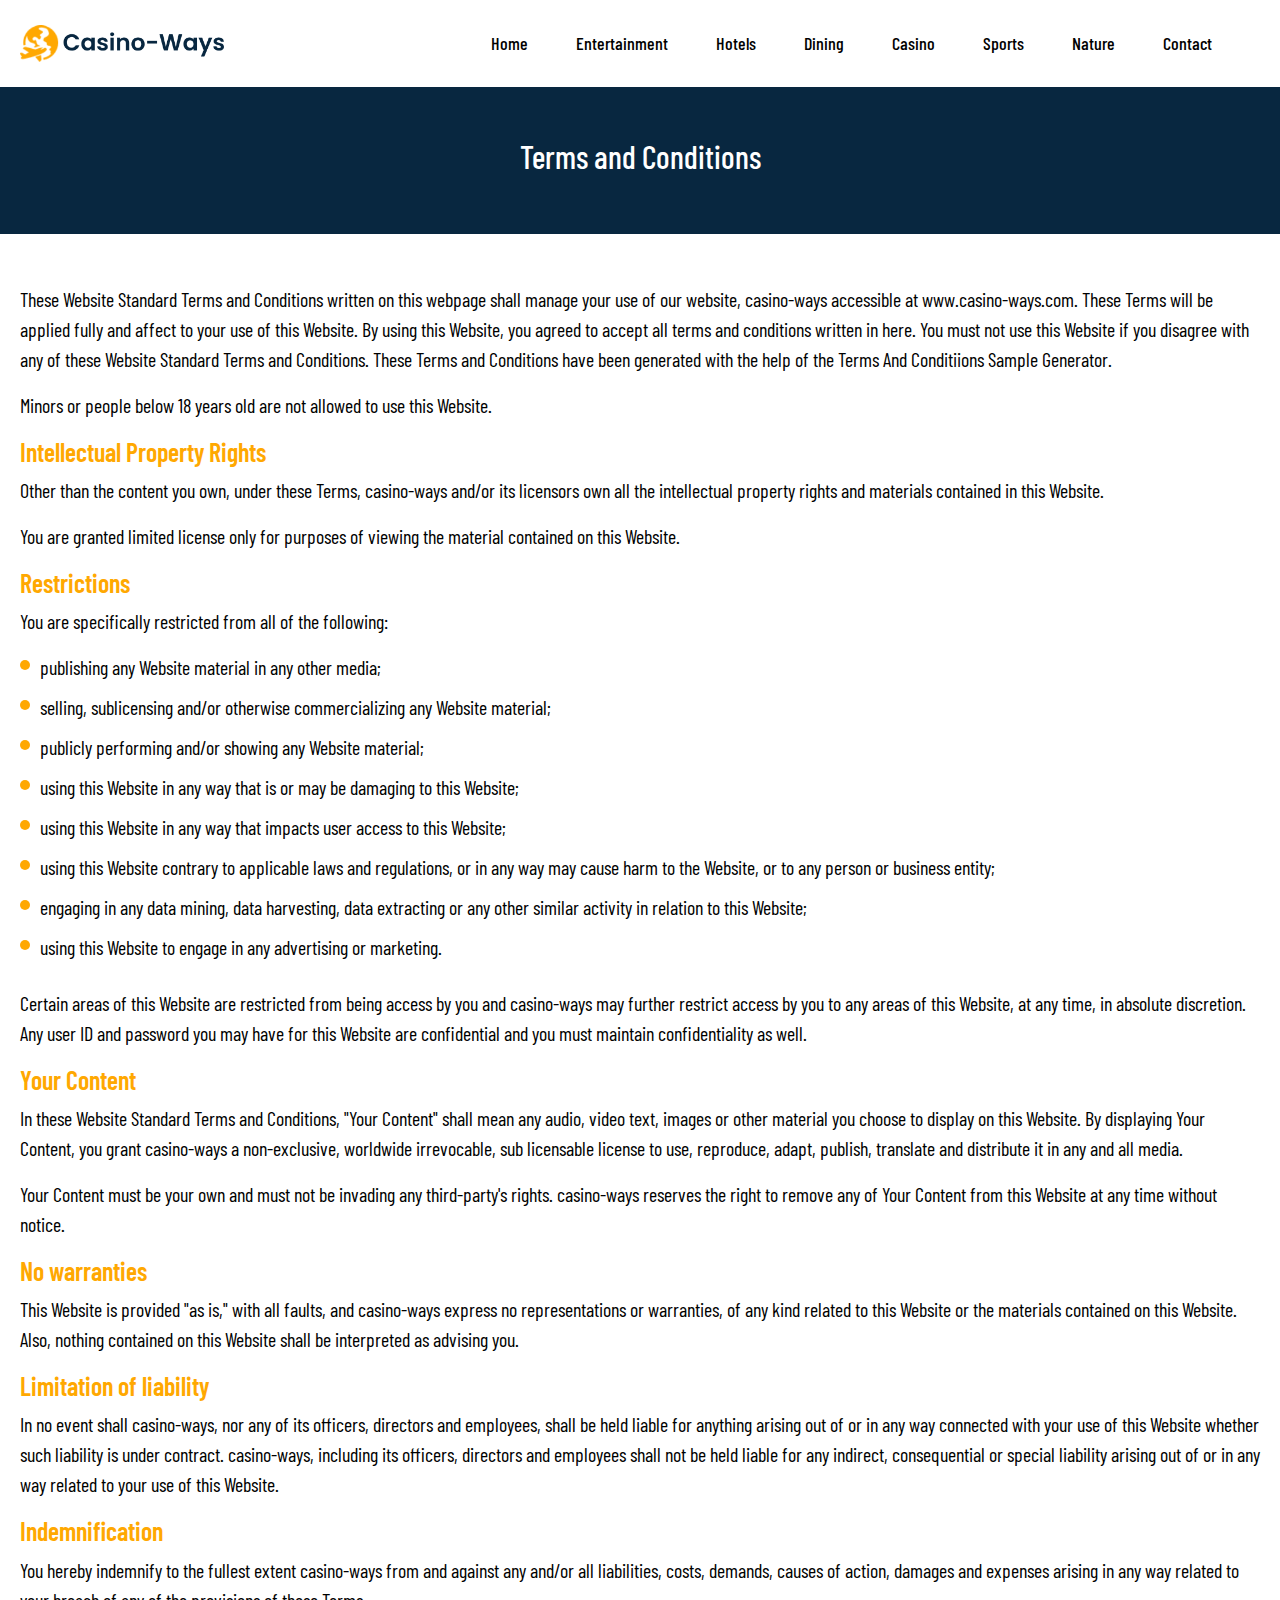
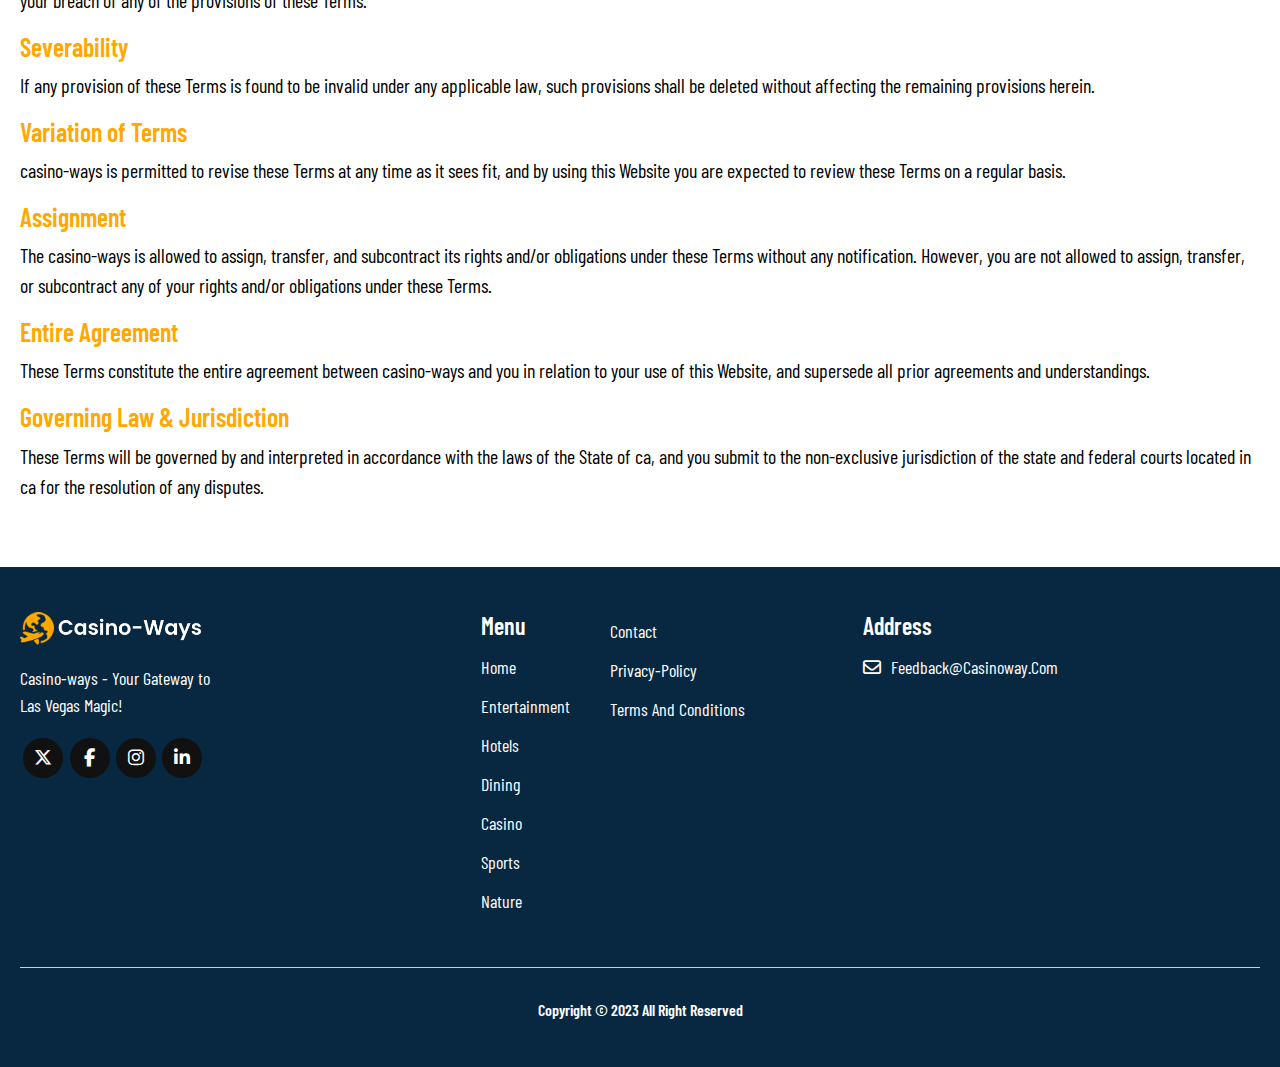
<file: terms-conditions.html>
<!DOCTYPE html>
<html lang="en">

<head>
    <title>Terms and Conditions</title>
    <meta charset="utf-8">
    <meta name="viewport" content="width=device-width, initial-scale=1">
    <link rel="stylesheet" href="css/bootstrap.css">
    <link rel="stylesheet" href="css/style.css">
    <link rel="stylesheet" href="https://cdnjs.cloudflare.com/ajax/libs/font-awesome/4.7.0/css/font-awesome.css">
    <link rel="stylesheet" href="https://cdnjs.cloudflare.com/ajax/libs/font-awesome/6.4.2/css/all.min.css">
    <link rel="stylesheet" href="css/responsive.css">
    <link rel="icon" href="images/logo_fav.png" type="image/x-icon">

</head>

<body>
    <!-- Header section start form here -->
    <header>
        <div class="mid_menu_header">
            <div class="container">
                <div class="header">
                    <div class="row">
                        <div class="col-3">
                            <div class="header_logo">
                                <a href="index.html">
                                    <img src="images/logo.png" alt="">
                                </a>
                            </div>
                        </div>
                        <div class="col-9 text-left menus">
                            <div class="header_navigation">
                                <div id="mySidenavs" class="sidenavs">
                                    <a href="javascript:void(0)" class="closebtn" onclick="closeNav()">&times;</a>
                                    <ul class="menu_navigation">
                                        <li><a href="index.html">Home</a></li>
                                        <li><a href="entertainment.html">Entertainment </a></li>
                                        <li><a href="hotels.html">Hotels </a></li>
                                        <li><a href="dining.html">Dining </a></li>
                                        <li><a href="casino.html">Casino </a></li>
                                        <li><a href="sports.html">Sports </a></li>
                                        <li><a href="nature.html">Nature </a></li>
                                        <li><a href="contact.html">Contact
                                            </a></li>
                                    </ul>

                                </div>
                                <span class="toggle_menu" onclick="openNav()"><i class="fa fa-bars"></i></span>
                            </div>
                        </div>
                    </div>
                </div>
            </div>
        </div>
    </header>
    <!-- Header section end here -->
    <!-- Banner section privacy-policy -->
    <section class="privacy">
        <div class="container">
            <div class="policy-inner">
                <h2>Terms and Conditions </h2>
            </div>
        </div>
    </section>
    <!-- Banner section privacy-policy -->
    <section class="privacy-policy">
        <div class="container">
            <div class="privacy-policy-content">
                <p>These Website Standard Terms and Conditions written on this webpage shall manage your use of our
                    website, casino-ways accessible at www.casino-ways.com.
                    These Terms will be applied fully and affect to your use of this Website. By using this Website, you
                    agreed to accept all terms and conditions written in here. You must not use this Website if you
                    disagree with any of these Website Standard Terms and Conditions. These Terms and Conditions have
                    been generated with the help of the Terms And Conditiions Sample Generator.

                </p>
                <p>Minors or people below 18 years old are not allowed to use this Website.
                <h5>Intellectual Property Rights </h5>
                <p>Other than the content you own, under these Terms, casino-ways and/or its licensors own all the
                    intellectual property rights and materials contained in this Website.
                </p>
                <p>You are granted limited license only for purposes of viewing the material contained on this Website.
                </p>
                <h5>Restrictions</h5>
                <p>You are specifically restricted from all of the following:</p>
                <ul>
                    <li> publishing any Website material in any other media; </li>
                    <li> selling, sublicensing and/or otherwise commercializing any Website material; </li>
                    <li> publicly performing and/or showing any Website material;</li>
                    <li>using this Website in any way that is or may be damaging to this Website; </li>
                    <li>using this Website in any way that impacts user access to this Website;</li>
                    <li>using this Website contrary to applicable laws and regulations, or in any way may cause harm to
                        the Website, or to any person or business entity; </li>
                    <li> engaging in any data mining, data harvesting, data extracting or any other similar activity in
                        relation to this Website; </li>
                    <li>using this Website to engage in any advertising or marketing. </li>
                </ul>
                <p>Certain areas of this Website are restricted from being access by you and casino-ways may further
                    restrict access by you to any areas of this Website, at any time, in absolute discretion. Any user
                    ID and password you may have for this Website are confidential and you must maintain confidentiality
                    as well.
                </p>
                <h5>Your Content </h5>
                <p>
                    In these Website Standard Terms and Conditions, "Your Content" shall mean any audio, video text,
                    images or other material you choose to display on this Website. By displaying Your Content, you
                    grant casino-ways a non-exclusive, worldwide irrevocable, sub licensable license to use, reproduce,
                    adapt, publish, translate and distribute it in any and all media.
                </p>
                <p>Your Content must be your own and must not be invading any third-party's rights. casino-ways reserves
                    the right to remove any of Your Content from this Website at any time without notice. </p>
                <h5>No warranties </h5>
                <p>This Website is provided "as is," with all faults, and casino-ways express no representations or
                    warranties, of any kind related to this Website or the materials contained on this Website. Also,
                    nothing contained on this Website shall be interpreted as advising you.
                </p>
                <h5>Limitation of liability </h5>
                <p>In no event shall casino-ways, nor any of its officers, directors and employees, shall be held liable
                    for anything arising out of or in any way connected with your use of this Website whether such
                    liability is under contract. casino-ways, including its officers, directors and employees shall not
                    be held liable for any indirect, consequential or special liability arising out of or in any way
                    related to your use of this Website. </p>
                <h5>Indemnification </h5>
                <p>You hereby indemnify to the fullest extent casino-ways from and against any and/or all liabilities,
                    costs, demands, causes of action, damages and expenses arising in any way related to your breach of
                    any of the provisions of these Terms. </p>
                <h5>Severability </h5>
                <p>If any provision of these Terms is found to be invalid under any applicable law, such provisions
                    shall be deleted without affecting the remaining provisions herein.
                </p>
                <h5>Variation of Terms</h5>
                <p>casino-ways is permitted to revise these Terms at any time as it sees fit, and by using this Website
                    you are expected to review these Terms on a regular basis.</p>
                <h5>Assignment </h5>
                <p>The casino-ways is allowed to assign, transfer, and subcontract its rights and/or obligations under
                    these Terms without any notification. However, you are not allowed to assign, transfer, or
                    subcontract any of your rights and/or obligations under these Terms. </p>
                <h5>Entire Agreement </h5>
                <p>These Terms constitute the entire agreement between casino-ways and you in relation to your use of
                    this Website, and supersede all prior agreements and understandings.
                </p>
                <h5>Governing Law & Jurisdiction </h5>
                <p>These Terms will be governed by and interpreted in accordance with the laws of the State of ca, and
                    you submit to the non-exclusive jurisdiction of the state and federal courts located in ca for the
                    resolution of any disputes.
                </p>

            </div>
        </div>
    </section>
    <footer>
        <div class="container">
            <div class="footer-inner">
                <div class="row">
                    <div class="col-lg-4 col-md-4 col-sm-12 col-12">
                        <div class="footer-widget">
                            <a href="index.html">
                                <img src="images/logo-white.png" alt="">
                            </a>
                            <p>Casino-ways - Your Gateway to<br> Las Vegas Magic!</p>
                            <div class="social-icons-btn">
                                <a class="icons twitter" href="#">
                                    <i class="fa-brands fa-x-twitter"></i>
                                </a>
                                <a class="icons facebook" href="#">
                                    <i class="fa-brands fa-facebook-f"></i>
                                </a>
                                <a class="icons instagram" href="#">
                                    <i class="fa-brands fa-instagram"></i>
                                </a>
                                <a class="icons linkedin" href="#">
                                    <i class="fa-brands fa-linkedin-in"></i>
                                </a>
                            </div>
                        </div>
                    </div>
                    <div class="col-lg-4 col-md-4 col-sm-12 col-12">
                        <div class="footer-widget">
                            <div class="footerflex d-flex">
                                <div class="footer-title">
                                </div>
                                <div class="footer-list ">
                                    <h3>menu</h3>
                                    <ul>
                                        <li><a href="index.html" class="active">Home</a></li>
                                        <li><a href="entertainment.html">Entertainment </a></li>
                                        <li><a href="hotels.html">Hotels </a></li>
                                        <li><a href="dining.html">Dining </a></li>
                                        <li><a href="casino.html">Casino </a></li>
                                        <li><a href="sports.html">Sports </a></li>
                                        <li><a href="nature.html">Nature </a></li>
                                    </ul>
                                </div>
                                <div class="footer-list margin">
                                    <ul>
                                        <li><a href="contact.html">Contact </a></li>
                                        <li><a href="privacy-policy.html">privacy-policy</a></li>
                                        <li><a href="terms-conditions.html">terms and conditions</a></li>
                                    </ul>
                                </div>
                            </div>
                        </div>
                    </div>
                    <div class="col-lg-4 col-md-4 col-sm-12 col-12">
                        <div class="footer-widget">
                            <div class="footer-title">
                                <h3>Address</h3>
                            </div>
                            <div class="footer-list">
                                <ul class="contact-details">
                                    <li>
                                        <a href="mailto:support@betslays.com.">
                                            <i class="fa-regular fa-envelope"></i>feedback@casinoway.com
                                        </a>
                                    </li>
                                </ul>
                            </div>
                        </div>
                    </div>
                </div>
            </div>
        </div>
        <div class="footer-bottom">
            <div class="container">
                <div class="Copyright">
                    <p>Copyright © 2023 All Right Reserved</p>
                </div>
            </div>
        </div>
    </footer>
    <!--  -->
    <script src="https://ajax.googleapis.com/ajax/libs/jquery/3.7.1/jquery.min.js"></script>
    <script src="js/bootstrap.js"></script>
    <script>
        function openNav() {
            document.getElementById("mySidenavs").style.width = "280px";
        }

        function closeNav() {
            document.getElementById("mySidenavs").style.width = "0";
        }
    </script>
</body>

</html>
</file>
<file: css/style.css>
@import url('https://fonts.googleapis.com/css2?family=Poppins:ital,wght@0,300;0,400;0,500;0,600;0,700;0,800;1,300;1,400;1,500&display=swap');
@import url('https://fonts.googleapis.com/css2?family=Satisfy&display=swap');
@import url('https://fonts.googleapis.com/css2?family=Barlow+Condensed:ital,wght@0,300;0,400;0,500;0,600;0,700;1,300;1,400;1,600&display=swap');

:root {
    --thm-base: #ffa801;
    --white: #fff;
    --overlay: #082740;
    --black: #000;
}

* {
    margin: 0;
    padding: 0;
    box-sizing: border-box;
    font-family: 'Barlow Condensed', sans-serif;
}

img {
    width: 100%;
}

a {
    text-decoration: none;
    color: inherit;
}

ul li {
    list-style-type: none;
}

ul {
    padding: 0;
}

figure {
    margin: 0;
}

.container {
    max-width: 1300px;
    padding: 0 20px;
}

/* Header css  start form here*/

header.header_section {
    position: absolute;
    display: block;
    width: 100%;
    float: left;
    z-index: 9999;
    left: 0;
    right: 0;
    top: 0;

}

.mid_menu_header {
    position: relative;
    padding: 25px 0 25px;

}

.header_logo img {
    max-width: 70%;
}

.menus {
    display: flex;
    flex-direction: column;
    justify-content: center;
}

.top-brs .top-menu {
    display: flex;
    align-items: center;
    justify-content: flex-end;
    border-bottom: 2px solid #f9f9f9;
    padding-bottom: 15px;
}

.header_navigation {
    display: flex;
    position: relative;
    width: 100%;
    justify-content: flex-end;
    padding: 0;
}


.sidenavs {
    width: 100%;
    position: relative;
    display: flex;
    align-items: center;
    justify-content: flex-end;
}

.sidenavs .closebtn {
    position: absolute;
    top: 0;
    right: 25px;
    font-size: 36px;
    margin-left: 50px;
    display: none;
}

.menu_navigation {
    display: flex;
    align-items: center;
    margin: 0;
}

.sidenavs a {
    font-family: 'Barlow Condensed', sans-serif;
    color: var(--black);
    font-size: 18px;
    font-weight: 500;
}

.sidenavs a:hover {
    color: var(--thm-base);
}

.sidenavs a.active {
    color: var(--thm-base);
}

ul.menu_navigation li {
    padding-right: 48px;
}

span.toggle_menu {
    display: none;
}

.for-mob {
    display: none;
}

/* Header css end here */

/* Home banner section start form here */
.banner {
    background: url(../images/banner.jpeg);
    background-size: cover;
    background-repeat: no-repeat;
    background-attachment: fixed;
    background-position: left center;
    padding-top: 175px;
    padding-bottom: 180px;
    position: relative;
    height: 694px;
    z-index: 1;
    object-fit: cover;
    display: flex;
    align-items: center;
}

.banner::after {
    content: '';
    position: absolute;
    top: 0;
    left: 0;
    right: 0;
    bottom: 0;
    background-color: var(--overlay);
    opacity: 0.3;
    z-index: -1;
}

.bnr-inner .banner-text h1 {
    margin: 0;
    color: var(--white);
    font-weight: 300;
    font-size: 75px;
    font-family: 'Satisfy', cursive;
    max-width: 850px;
    width: 100%;
}

.bnr-inner .banner-text P {
    margin: 0;
    color: var(--white);
    font-size: 20px;
    font-weight: 400;
    margin-top: 15px;
    margin-bottom: 50px;
    font-family: 'Barlow Condensed', sans-serif;
}

.bnr-inner .banner-text h1 span {
    color: var(--thm-base)
}


/*  */
.unforgettable-wrapper {
    background-color: #082740;
    padding-bottom: 40px;
    padding-top: 40px;
}

.unforgettable-inner p {
    color: var(--white);
    font-size: 26px;
    font-family: 'Barlow Condensed', sans-serif;
    text-align: center;
}

.choose {
    padding: 100px 0;
}

.choose-casino .Canadian-heading h2 {
    font-family: 'Barlow Condensed', sans-serif;
    font-weight: 600;
    color: var(--thm-base);
    margin-top: 0px;
    font-size: 40px;
}

.choose-casino .Canadian-heading {
    padding: 0 90px 0 0;
}

.choose-casino .Canadian-heading p {
    color: var(--black);
    font-size: 20px;
    font-family: 'Barlow Condensed', sans-serif;

}

.possibilities {
    padding: 40px;
    background: var(--overlay);
    text-align: center;
    color: var(--white);
}

.possibilities-inner .endless h3 {
    font-family: 'Barlow Condensed', sans-serif;
    font-weight: 600;
    color: var(--white);
    margin-top: 0px;
    font-size: 40px;
}

.possibilities-inner .endless p {
    color: var(--white);
    font-family: 'Barlow Condensed', sans-serif;
    font-size: 20px;
    margin-bottom: 0
}

section.entertainment {
    padding: 80px 0;
}

.breathtaking {
    text-align: center;
    max-width: 838px;
    margin: 0 auto;
    width: 100%;
}

.breathtaking h3 {
    font-family: 'Barlow Condensed', sans-serif;
    font-weight: 600;
    color: var(--overlay);
    margin-top: 0px;
    font-size: 40px;
}

.breathtaking p {
    color: var(--black);
    font-family: 'Barlow Condensed', sans-serif;
    font-size: 20px;
    margin-bottom: 0;
}

.theater {
    border: 2px dotted var(--thm-base);
    padding: 10px;
}

.theater figure {
    overflow: hidden;
}

.theater figure img {
    height: 273px;
    object-fit: cover;
    transition: all 0.3s ease-in-out;
}

.theater figure img:hover {
    transform: scale(1.5);
}

.breathtaking-wrapper {
    margin-top: 50px;
}

.theater h4 {
    text-transform: uppercase;
    font-family: 'Barlow Condensed', sans-serif;
    font-weight: 600;
    color: var(--overlay);
    margin-top: 0px;
    font-size: 26px;
    text-align: center;
    margin: 14px 0;
}

section.entertainment.one {
    padding-top: 0;
}

section.thrilling-table {
    padding-bottom: 80px;
}

.adventure>h2 {
    font-family: 'Barlow Condensed', sans-serif;
    font-weight: 600;
    color: var(--thm-base);
    margin-top: 0px;
    font-size: 40px;
}

.adventure p {
    color: var(--black);
    font-family: 'Barlow Condensed', sans-serif;
    font-size: 20px;
    margin-bottom: 12px;
}

footer {
    padding-top: 45px;
    background: var(--overlay);
}

.footer-list h3 {
    text-transform: capitalize;
    font-size: 24px;
    font-weight: 600;
    color: var(--white);
}

.d-flex {
    display: flex !important;
    gap: 40px;
}

.footer-inner .footer-widget img {
    max-width: 181px;
    margin-bottom: 20px
}

.footer-inner .footer-widget p {
    font-size: 18px;
    max-width: 350px;
    width: 100%;
    font-family: 'Barlow Condensed', sans-serif;
    color: var(--white);
}

.footer-inner .footer-widget .footer-title h3 {
    text-transform: capitalize;
    font-size: 24px;
    font-weight: 600;
    color: var(--white);
}

.footer-inner .footer-widget .footer-list ul li a {
    color: var(--white);
    padding: 6px 0;
    display: inline-block;
    font-family: 'Barlow Condensed', sans-serif;
    transition: all .3s;
    font-size: 18px;
    text-transform: capitalize
}

.footer-inner .footer-widget .footer-list ul li a:hover {
    color: var(--thm-base)
}

ul.contact-details li a i {
    padding: 0 10px 0 0
}

.social-icons-btn {
    display: flex
}

ul.social_media a:hover {
    background: var(--thm-base);
    color: var(--white) !important;
}

.icons {
    width: 40px;
    height: 40px;
    font-size: 18px;
    font-weight: 500;
    text-decoration: none;
    background: #111;
    margin: .2rem;
    display: flex;
    justify-content: center;
    align-items: center;
    border-radius: 50%;
    color: #fff;
    cursor: pointer;
    transition: all .15s ease
}

.twitter:hover {
    background: #00ECEE
}

.facebook:hover {
    background: #4267B2
}

.instagram:hover {
    background-image: linear-gradient(#8a3ab9, #e95950, #bc2a8d, #fccc63)
}

.linkedin:hover {
    background: #0A66C2
}

.footer-bottom {
    margin-top: 30px;
}

.footer-bottom .Copyright {
    text-align: center;
    border-top: 1px solid #ccc;
    padding-top: 30px;
}

.footer-bottom {
    padding-bottom: 45px;
}

.footer-bottom .Copyright p {
    color: var(--white);
    margin-bottom: 0;
    font-weight: 600;
}

#cookie-popup {
    position: fixed;
    z-index: 9999;
    right: 30px;
    bottom: 30px;
    width: 330px;
    padding: 20px 30px;
    -webkit-box-sizing: border-box;
    box-sizing: border-box;
    background: rgba(0, 0, 0, 0.85);
    color: #eee;
}

#cookie-popup p:first-child {
    margin: 0;
    color: #eee;
    font-weight: 900;
    color: #00adef;
}

#cookie-popup p:nth-child(2) {
    font-size: 14px;
    line-height: 1.4;
    margin-bottom: 25px;
}



#cookie-popup button {
    width: 100%;
    font-size: 16px;
    font-weight: 600;
    font-family: 'Montserrat';
    padding: 8px 0;
    border: 1px solid var(--overlay);
    color: #fff;
    background-color: var(--overlay);


}

#cookie-popup button:hover {
    background-color: #000;
    color: #fff;
}


/*  */
section.privacy {
    background: var(--overlay);
    padding: 50px;
}

section.privacy .policy-inner h2 {
    text-align: center;
    color: var(--white);
    font-family: 'Barlow Condensed', sans-serif;
}

section.privacy-policy {
    padding: 50px 0;
}

.privacy-policy-content h5 {
    font-family: 'Barlow Condensed', sans-serif;
    font-weight: 600;
    color: var(--thm-base);
    margin-top: 0px;
    font-size: 26px;
}

.privacy-policy-content p {
    color: var(--black);
    font-size: 20px;
    font-family: 'Barlow Condensed', sans-serif;
}

.privacy-policy-content ul li {
    color: var(--black);
    font-size: 20px;
    font-family: 'Barlow Condensed', sans-serif;
    padding-bottom: 10px;
    position: relative;
    padding-left: 20px;
}

.privacy-policy-content ul li::after {
    position: absolute;
    content: "";
    background: var(--thm-base);
    width: 10px;
    height: 10px;
    top: 8px;
    left: 0;
    border-radius: 50%;
}

/*  */
.banner.entertainment {
    background: url(../images/entertainment.jpg);
    padding-top: 175px;
    padding-bottom: 180px;
    background-position: center;
    height: 500px;
    object-fit: cover;
    background-repeat: no-repeat;
    background-size: cover;
}

.banner.entertainment .bnr-inner .banner-text h2 {
    text-align: center;
    margin: 0;
    color: var(--white);
    font-weight: 300;
    font-size: 75px;
    font-family: 'Satisfy', cursive;

}

section.canadian {
    padding: 40px 0;
    background: var(--overlay);
    text-align: center;
}

section.canadian .canadian-text p {
    color: var(--white);
    font-size: 20px;
    font-family: 'Barlow Condensed', sans-serif;
}

section.synonymous {
    padding: 40px 0 80px;
}

.synonymous-inner h2 {
    text-align: center;
    color: var(--overlay);
    font-family: 'Barlow Condensed', sans-serif;
    font-size: 40px;
    font-weight: 600;

}

.synonymous-inner p {
    color: var(--black);
    font-family: 'Barlow Condensed', sans-serif;
    font-size: 20px;
    margin-bottom: 0;
    text-align: center;
    width: 100%;
    max-width: 838px;
    margin-left: auto;
    margin-right: auto;
}

.soleil {
    border: 2px dotted var(--thm-base);
    padding: 15px;
    height: 100%;
}

.synonymous-wrapper {
    margin-top: 80px;
}

.soleil-inner h3 {
    color: var(--overlay);
    text-transform: capitalize;
    font-family: 'Barlow Condensed', sans-serif;
    font-size: 26px;
    margin: 10px 0;
}

.soleil-inner p {
    color: var(--overlay);
    text-transform: capitalize;
    font-family: 'Barlow Condensed', sans-serif;
    font-size: 18px;
}

.mirage a {
    background-color: var(--thm-base);
    padding: 8px 24px;
    color: #fff;
    display: inline-block;
    font-size: 18px;
    border: 1px solid var(--thm-base);
}

.mirage a:hover {
    background-color: transparent;
    border: 1px solid var(--thm-base);
    color: var(--thm-base);
    display: inline-block;
    font-size: 18px;
}

.soleil figure img {
    height: 172px;
    object-fit: cover;
}

.synonymous.one {
    padding-top: 0;
}

.essential {
    padding-bottom: 80px;
}

.essential-wrapper>h2 {
    font-family: 'Barlow Condensed', sans-serif;
    font-weight: 600;
    color: var(--thm-base);
    margin-top: 0px;
    font-size: 40px;
}

.essential .essential-wrapper p {
    font-size: 20px;
}

.banner.entertainment.hotel {
    background: url(../images/Hotels.jpg);
    padding-top: 175px;
    padding-bottom: 180px;
    background-position: center;
    height: 500px;
    object-fit: cover;
    background-repeat: no-repeat;
    background-size: cover;
}

.boasts {
    padding: 80px 0 0;
}

.famous p {
    font-size: 20px;
}

.casino-hotels-wrapper {
    box-shadow: rgba(100, 100, 111, 0.2) 0px 7px 29px 0px;
    background: #fff;
    margin-bottom: 30px;
    border-radius: 6px;
    transition: all 0.3s;
    padding: 20px;
}

.casino-hotels-wrapper .row {
    align-items: center;
}

.casino-hotels-wrapper .casino-btn {
    text-align: center;
}

.casino-hotels-wrapper .casino-btn a {
    background-color: var(--overlay);
    text-decoration: none;
    color: var(--white);
    font-size: 18px;
    padding: 11px 44px;
    display: inline-block;
    border-radius: 10px;
    transition: all 0.3s ease-in-out;
    border: 1px solid;
}

.casino-hotels-wrapper .casino-text {
    text-align: center;
}

.casino-hotels-wrapper .casino-btn a:hover {
    background: transparent;
    border: 1px solid var(--overlay);
    color: var(--overlay);
}

.casino-hotels-wrapper .casino-text h3 {
    color: var(--overlay);
    font-size: 30px;
}

.casino-hotels-wrapper .casino-text p {
    font-size: 20px;
    color: var(--black);
}

.casino-hotels-wrapper .casino-img figure img {
    height: 216px;
    object-fit: cover;
    border-radius: 6px;
}

.casino {
    padding-bottom: 80px;
}

.simplify {
    padding-bottom: 80px;
}

.simplify .simplify-inner h5 {
    font-size: 26px;
    color: var(--overlay);
}

.simplify .simplify-inner p {
    font-size: 20px;
    color: var(--black);
}

.banner.entertainment.dining {
    background: url(../images/Dining.avif);
    padding-top: 175px;
    padding-bottom: 180px;
    background-position: center;
    height: 500px;
    object-fit: cover;
    background-repeat: no-repeat;
    background-size: cover;
}

figure.caesars img {
    height: 333px;
    object-fit: cover;
}

.banner.entertainment.contact {
    background: url(../images/contact.avif );
    padding-top: 175px;
    padding-bottom: 180px;
    background-position: center;
    height: 500px;
    object-fit: cover;
    background-repeat: no-repeat;
    background-size: cover;
}

.connected {
    padding: 80px 0;
}


.connected .stay-connected p {
    color: var(--black);
    font-size: 20px;

}

.banner.entertainment.casino {
    background: url(../images/casino.avif);
    padding-top: 175px;
    padding-bottom: 180px;
    height: 500px;
    object-fit: cover;
    background-repeat: no-repeat;
    background-size: cover;
    background-position: center;
}

.banner.entertainment.sports {
    background: url(../images/sportsbanner.jpeg);
    padding-top: 175px;
    padding-bottom: 180px;
    height: 500px;
    object-fit: cover;
    background-repeat: no-repeat;
    background-size: cover;
}


.synonymous.robuchon {
    padding-top: 0;
}

.boasts .row {
    align-items: inherit;
}

.boasts.one {
    padding-bottom: 0;
}

.synonymous-wrapper.one .soleil {
    position: relative;
    padding-bottom: 80px;
}

.synonymous-wrapper.one .soleil .mirage {
    position: absolute;
    bottom: 10px;
}

section.sports {
    padding: 0;
}

.connected-wrap {
    display: grid;
    grid-template-columns: 1fr 1fr;
    grid-gap: 40px;
}

.stay-connected .social_media {
    display: flex;
    flex-wrap: wrap;
    gap: 10px;
}

.social_media li {
    color: var(--thm-base);
    display: inline-block;
    box-shadow: 0 0 5px;
    padding: 5px 10px;
}

.stay-connected .social_media a {
    font-size: 16px;

}

.connected .stay-connected p a {
    color: var(--thm-base);
}

.contact-form .form-group {
    margin-bottom: 20px;
}

.form-group label {
    display: inline-block;
    padding-bottom: 5px;
}

.contact-form .input-control {
    display: block;
    width: 100%;
    height: 40px;
    padding: 8px;
    border: 1px solid #000;
}

.contact-form textarea.input-control {
    width: 100%;
    height: auto;
    resize: none;
}

input.submit-btn {
    background-color: var(--thm-base);
    padding: 8px 24px;
    color: #fff;
    font-size: 18px;
    border: 1px solid var(--thm-base);
    margin: 0 auto;
    width: 100%;
    display: block;
    max-width: 120px;
    text-align: center;
}


.form-group .submit-btn {
    background: var(--thm-base);
    border: 1px solid #fff;
    transition: all 0.2s linear;
    display: inline-block;
    padding: 0.8rem 4rem;
    font-size: 18px;
    color: var(--white);
    text-transform: capitalize;
}

.form-group .submit-btn:hover {
    background: transparent;
    border: 1px solid var(--thm-base);
    color: var(--thm-base);
}

.form-group.btn {
    display: flex;
    justify-content: center;
}

/*casino-page-css-start */
.listed-format-sec .slovernia__destinations {
    display: grid;
    grid-template-columns: 1fr 1fr auto;
    align-items: center;
    grid-gap: 20px;
}

.listed-format-sec .mirage {
    padding: 20px;
}

.sports {
    padding: 40px 0;
}

.slovernia__card {
    box-shadow: rgba(50, 50, 93, 0.25) 0px 13px 27px -5px, rgba(0, 0, 0, 0.3) 0px 8px 16px -8px;
    height: 100%;
    transition: all .3s;
}

.slovernia__card:hover {
    transform: translateY(-10px);
}

.space {
    margin: 20px 0;
}

.slovernia__destinations {
    height: 100%;
}

.slovernia__destinations img {
    width: 100%;
    height: 250px;
    object-fit: cover;
}

.Slovenia__content h3 {
    color: var(--overlay);
    font-size: 20px;
    font-weight: 600;
}

.main {
    margin-top: 20px;
}

.Slovenia__content {
    padding: 20px;
}

.type-of-bets {
    margin: 40px 0 0;
}

.tips-sec {
    margin: 40px 0 0;
}

.sports-bets p span {
    color: var(--thm-base);
    font-size: 18px;
    font-weight: 600;
}

.sports-bets p {
    border: 1px solid var(--thm-base);
    padding: 10px;
}

.sports-bets p span {
    color: var(--thm-base);
    font-size: 18px;
    font-weight: 600;
    display: block;
}

/*casino-page-css-end */

/*nature-page-css-start */
.banner.entertainment.nature {
    background: url(../images/naturebg.jpg);
    padding-top: 175px;
    padding-bottom: 180px;
    background-position: center;
    height: 500px;
    object-fit: cover;
    background-repeat: no-repeat;
    background-size: cover;
}

/*Start-outdoor-css*/
.row.space {
    margin-bottom: 50px;
}

.outdoor__section {
    background: var(--white);
    padding: 50px 0;
}

.outdoor__main {
    display: flex;
    flex-direction: column;
    justify-content: center;
    height: 100%;
}

.outdoor__main p {
    color: var(--black);
    font-family: 'Barlow Condensed';
}

.outdoor__details {
    padding: 20px 0;
}

.outdoor__details h4 {
    font-size: 22px;
}


.outdoor__details h5 span {
    font-weight: 500;
    font-size: 18px;
}

.outdoor__picture img {
    height: 420px;
    object-fit: cover;
}

.outdoor__details h5 {
    font-weight: 400;
    font-size: 18px;
    line-height: 27px;
}

.outdoor__picture {
    height: 100%;
}


span.outdoor__head {
    color: var(--overlay);
    font-weight: 700;
}

.outdoor__main.center {
    display: flex;
    flex-direction: column;
    justify-content: center;
    height: 100%;
}



/*End-outdoor-css*/
/*nature-page-css-end */
</file>
<file: css/responsive.css>
@media only screen and (max-width: 1199px) {
    section.banner {
        padding-top: 0;
        padding-bottom: 0;
        position: relative;
        height: 500px;
        background-position: center;
    }

    section.banner.entertainment {

        height: 400px;

    }

    .casinopic img {
        object-fit: cover;
        height: 550px !important;
    }

    .theater h4 {
        font-size: 21px;
    }
}

@media only screen and (max-width: 991px) {
    .d-flex {
        display: flex !important;
        gap: 20px;
    }

    .sidenavs .closebtn {
        display: block;
        line-height: 25px;
        right: 7px;
        margin: 0;
    }

    ul.menu_navigation {
        display: inline-block;
        width: 100%;
    }

    ul.menu_navigation li,
    ul.top-menu li {
        padding: 0;
        border-bottom: 1px solid #ddddddc7;
    }

    .sidenavs a {
        margin: 0;
    }

    ul.menu-btns li {
        padding: 10px 8px;
        width: 100%;
    }

    li.become-member .btn {
        margin-right: 0;
    }

    span.toggle_menu {
        display: inline-block;
        color: var(--overlay);
        font-size: 30px;
        position: relative;
        right: 0;
        top: 0px;
        margin-left: 15px;
    }

    .sidenavs {
        width: 0;
        position: fixed;
        height: 100%;
        top: 0;
        left: 0;
        display: inline-block;
        overflow-x: hidden;
        background: #1e4359;
        transition: all 0.3s;
        z-index: 9999;
    }

    ul.menu_navigation {
        padding-top: 50px;
        padding-left: 0;
    }

    .sidenavs a,
    ul.top-menu a {
        font-size: 18px;
        padding: 10px;
        display: flex;
        align-items: center;
        justify-content: space-between;
        white-space: nowrap;
        color: #fff;
    }

    .sidenavs .menu-btns a {
        display: block;
        text-align: center;
    }

    .mid_menu_header {
        padding: 20px 0 20px 0;
    }

    .top-brs.for-mob,
    .menu-btns {
        display: block;
    }

    .top-brs.for-desk {
        display: none;
    }

    .top-brs .top-menu {
        display: block;
        border-bottom: 0;
        padding: 40px 0 0;
    }

    li.lst-btn {
        padding: 10px !important;
        text-align: center;
    }

    li.lst-btn a {
        text-align: center;
        justify-content: center;
    }

    ul.menu_navigation li a {
        padding: 20px;
        display: inline-block;
    }

    .header_logo img {
        max-width: 220px;
        width: auto;
    }

    .choose-casino .row {
        flex-direction: column-reverse;
    }

    .theater {
        margin-bottom: 30px;
    }

    .choose-casino .Canadian-heading {
        padding: 0;
    }

    .synonymous-wrapper .row .col-lg-3,
    .synonymous-wrapper .row .col-lg-4 {
        margin-bottom: 30px;
    }

    .col-lg-6.space {
        margin-bottom: 20px;
    }

    .boasts .outdoor__main {
        margin-top: 20px;
    }
}

@media only screen and (max-width: 768px) {
    .bnr-inner .banner-text h1 {
        font-size: 49px;
    }

    .unforgettable-inner p {
        font-size: 18px;
    }

    .listed-format-sec .slovernia__destinations {
        grid-template-columns: 1fr;
        grid-gap: 0;
    }

    section.unforgettable-wrapper {
        padding-bottom: 60px;
        padding-top: 60px;
    }

    .adventure>h2 {
        font-size: 28px;
    }

    .essential-wrapper>h2 {
        font-size: 28px;
    }

    .footer-widget {
        margin: 0 0 30px;
    }

    .connected-wrap {
        grid-template-columns: 1fr;
    }
}

@media only screen and (max-width: 767px) {
    .d-flex {
        display: flex !important;
        flex-direction: column;
    }

    .footer-list.margin {
        margin-top: -38px;
    }
}

@media only screen and (max-width: 575px) {
    section.banner.entertainment .bnr-inner .banner-text h2 {
        font-size: 50px;
    }

    section.canadian .canadian-text p {
        font-size: 17px;
    }
}

@media only screen and (max-width: 450px) {
    #cookie-popup {
        max-width: 95%;
        right: 0;
        bottom: 20px;
        left: 0;
        margin: 0 auto;
    }
}
</file>
